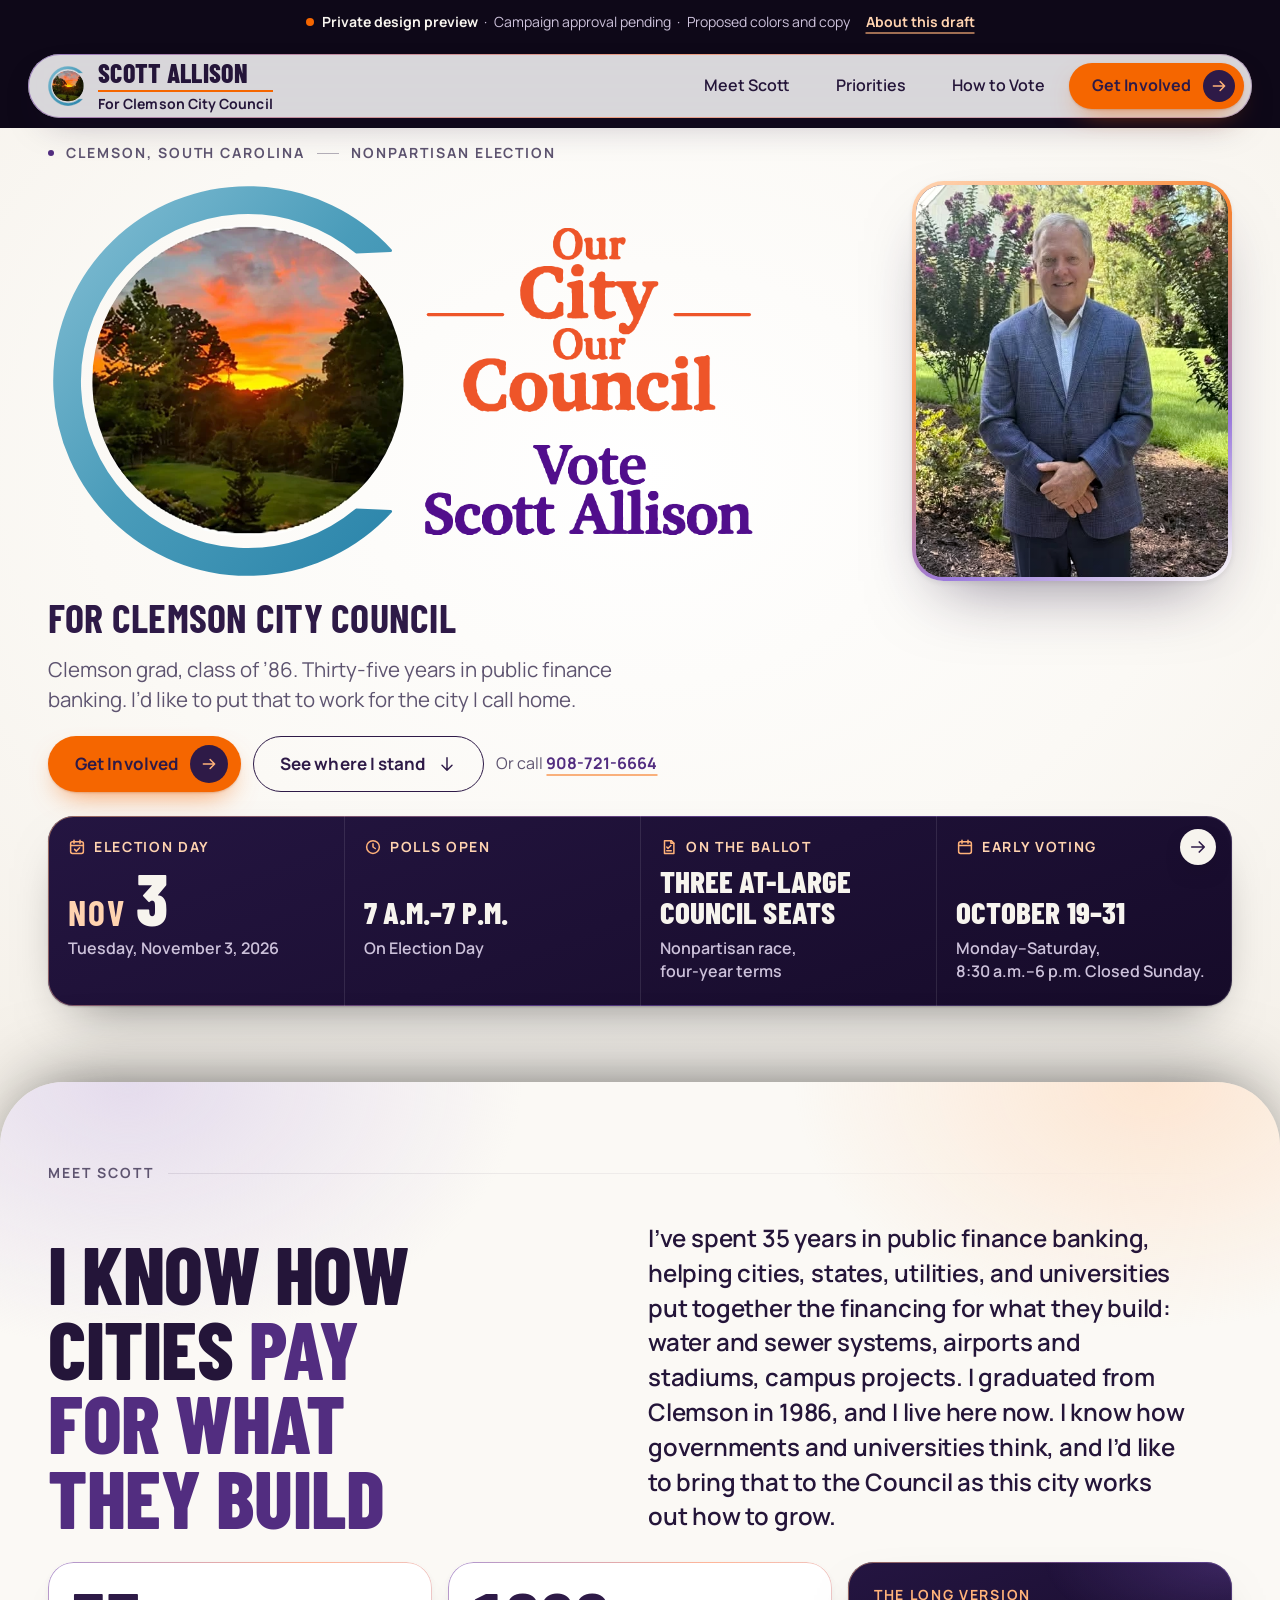
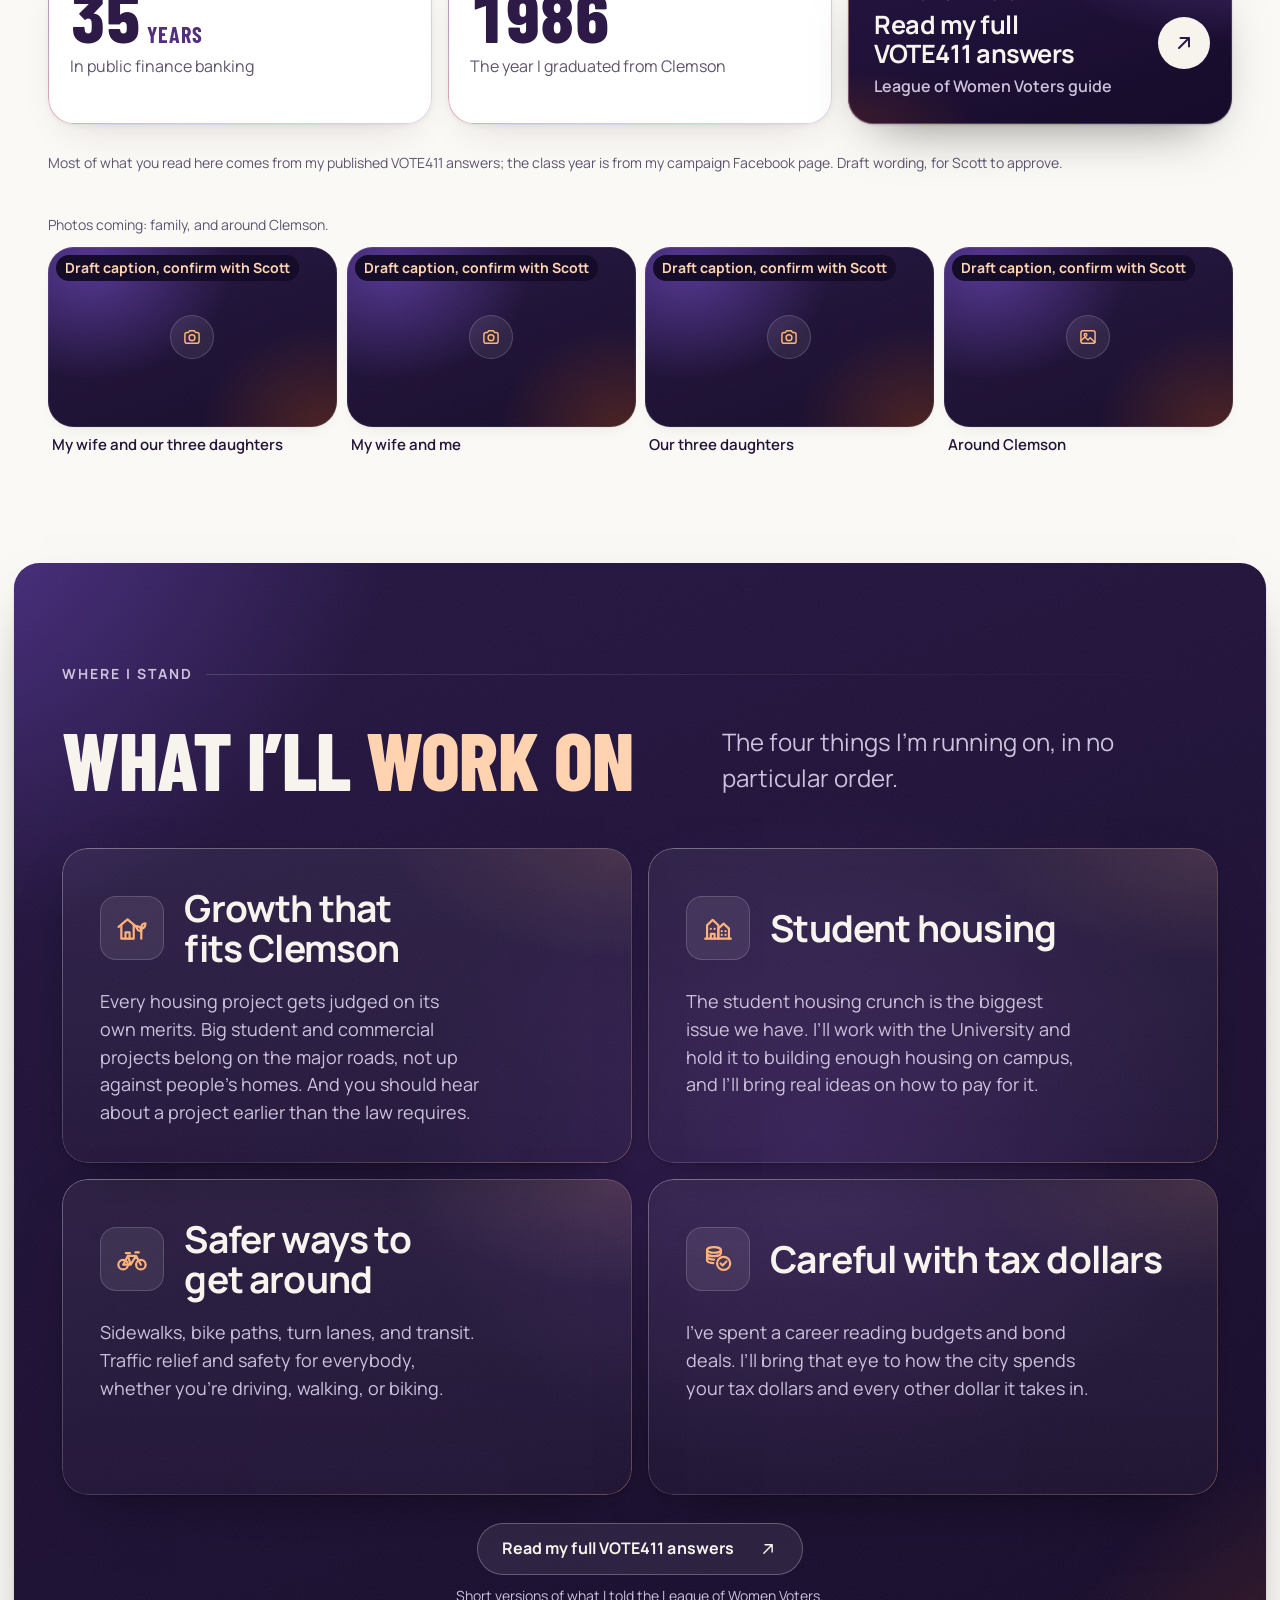
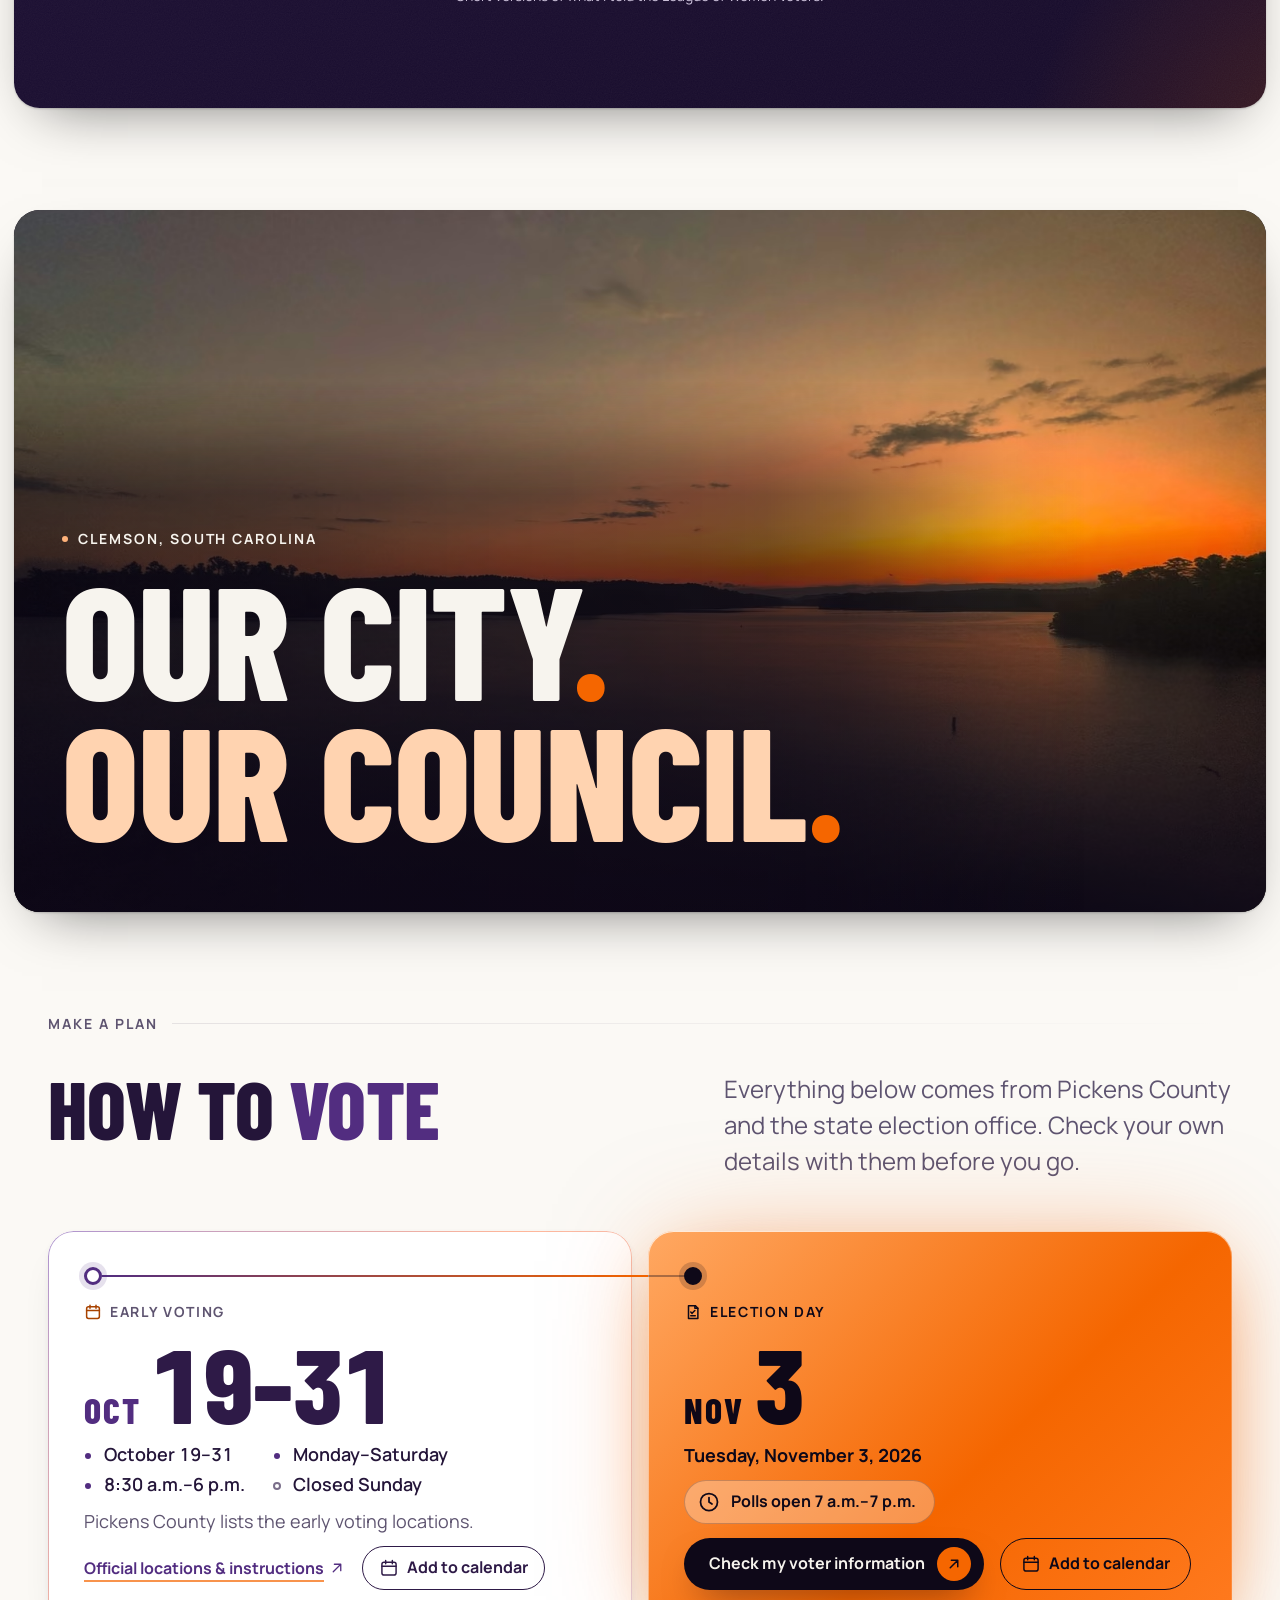
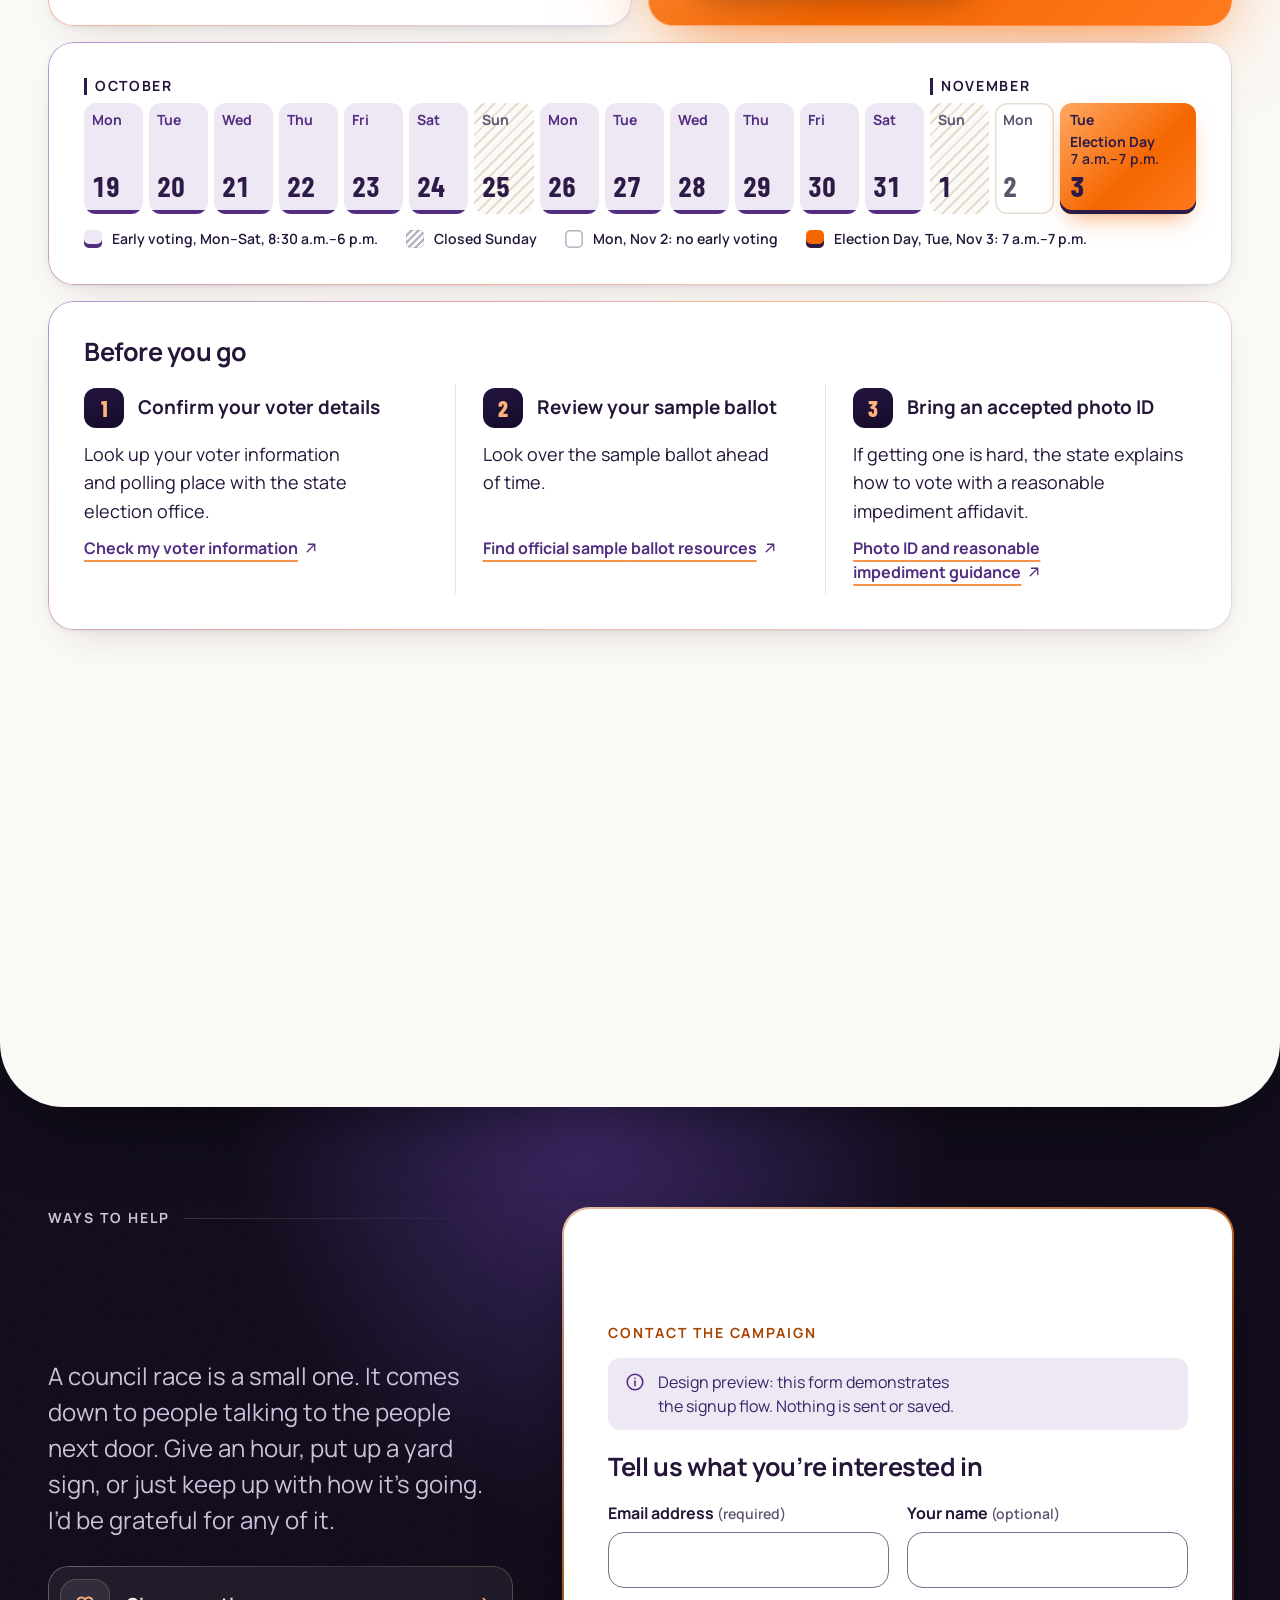
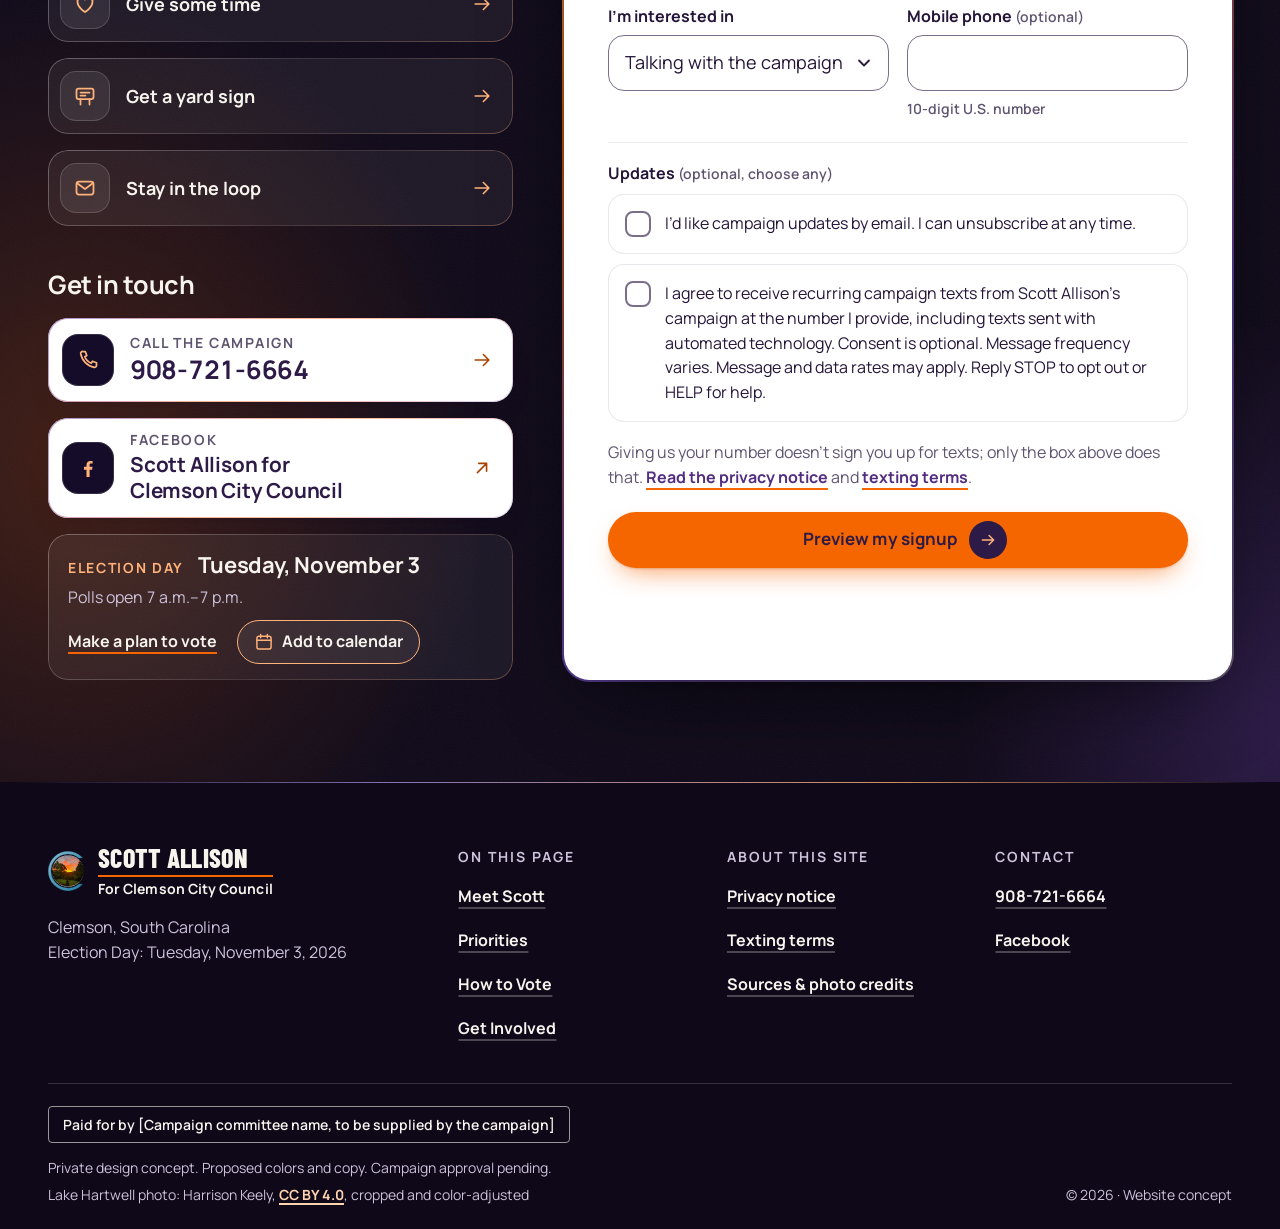
<file: index.html>
<!doctype html>
<html lang="en">
<head>
  <meta charset="utf-8">
  <meta name="viewport" content="width=device-width, initial-scale=1, viewport-fit=cover">
  <meta name="theme-color" content="#FBF9F5">
  <meta name="color-scheme" content="light">
  <meta name="robots" content="noindex, nofollow">
  <title>Scott Allison for Clemson City Council | Website Concept</title>
  <meta name="description" content="Scott Allison is running for Clemson City Council on November 3, 2026. Where he stands, how to vote, and how to help. Private website concept.">
  <meta property="og:title" content="Scott Allison for Clemson City Council">
  <meta property="og:description" content="Our City. Our Council. See where Scott stands and make a plan to vote on November 3.">
  <meta property="og:type" content="website">
  <meta property="og:url" content="https://scottforclemson.com/">
  <meta property="og:image" content="https://scottforclemson.com/assets/social-share.png">
  <meta property="og:image:width" content="1200">
  <meta property="og:image:height" content="630">
  <link rel="canonical" href="https://scottforclemson.com/">
  <link rel="icon" href="assets/favicon-32.png" sizes="32x32" type="image/png">
  <link rel="icon" href="assets/brand/mark-192.png" sizes="192x192" type="image/png">
  <link rel="apple-touch-icon" href="assets/apple-touch-icon.png">
  <link rel="preload" href="assets/brand/banner.svg" as="image" type="image/svg+xml" media="(min-width: 600px)">
  <link rel="preload" href="assets/brand/banner-stack.svg" as="image" type="image/svg+xml" media="(max-width: 599.98px)">
  <link rel="preload" href="assets/barlow-condensed-800.woff2" as="font" type="font/woff2" crossorigin>
  <link rel="preload" href="assets/manrope-400.woff2" as="font" type="font/woff2" crossorigin>
  <link rel="preload" href="assets/barlow-condensed-700.woff2" as="font" type="font/woff2" crossorigin>
  <link rel="preload" href="assets/manrope-700.woff2" as="font" type="font/woff2" crossorigin>
  <link rel="stylesheet" href="styles.css">
  <script>document.documentElement.classList.add('js');</script>
  <script src="config.js" defer></script>
  <script src="app.js" defer></script>
</head>
<body>
  <a class="skip-link" href="#main">Skip to content</a>

  <svg class="sprite" aria-hidden="true" focusable="false" xmlns="http://www.w3.org/2000/svg">
    <symbol id="i-arrow-ur" viewBox="0 0 24 24"><path d="M7 17 17 7M8.5 7H17v8.5"/></symbol>
    <symbol id="i-arrow-r" viewBox="0 0 24 24"><path d="M4.5 12h15M13.5 6l6 6-6 6"/></symbol>
    <symbol id="i-arrow-d" viewBox="0 0 24 24"><path d="M12 4.5v15M6 13.5l6 6 6-6"/></symbol>
    <symbol id="i-clock" viewBox="0 0 24 24"><circle cx="12" cy="12" r="8.5"/><path d="M12 7.5V12l3 2"/></symbol>
    <symbol id="i-calendar" viewBox="0 0 24 24"><rect x="3.5" y="5" width="17" height="15.5" rx="2.5"/><path d="M3.5 10h17M8 3v4M16 3v4"/></symbol>
    <symbol id="i-calendar-check" viewBox="0 0 24 24"><rect x="3.5" y="5" width="17" height="15.5" rx="2.5"/><path d="M3.5 10h17M8 3v4M16 3v4"/><path d="m8.8 15.2 2.3 2.3 4.4-4.4"/></symbol>
    <symbol id="i-phone" viewBox="0 0 24 24"><path d="M6.7 3.5h2.6l1.5 4-2 1.3a11 11 0 0 0 6.4 6.4l1.3-2 4 1.5v2.6a2 2 0 0 1-2.2 2A16.6 16.6 0 0 1 4.7 5.7a2 2 0 0 1 2-2.2Z"/></symbol>
    <symbol id="i-id" viewBox="0 0 24 24"><rect x="3" y="5.5" width="18" height="13" rx="2.5"/><circle cx="8.5" cy="11" r="2"/><path d="M5.5 15.5c.6-1.4 1.7-2 3-2s2.4.6 3 2M14 10h4M14 13h3"/></symbol>
    <symbol id="i-ballot" viewBox="0 0 24 24"><path d="M6 3.5h9l3.5 3.5v13.5H6Z"/><path d="M14.5 3.5V7h4"/><path d="m9 12 1.8 1.8L14.5 10M9 17h6"/></symbol>
    <symbol id="i-person" viewBox="0 0 24 24"><circle cx="12" cy="8" r="3.5"/><path d="M5 20c.8-3.6 3.6-5.5 7-5.5s6.2 1.9 7 5.5"/></symbol>
    <symbol id="i-check" viewBox="0 0 24 24"><path d="m5 12.5 4.5 4.5L19 7.5"/></symbol>
    <symbol id="i-info" viewBox="0 0 24 24"><circle cx="12" cy="12" r="8.5"/><path d="M12 11v5M12 8h.01"/></symbol>
    <symbol id="i-growth" viewBox="0 0 24 24"><path d="M1.27 11.15 8.42 5.1l7.15 6.05"/><path d="M3.47 9.5v11h9.9V9.5"/><path d="M6.77 20.5v-4.95h3.3V20.5"/><path d="M19.43 20.5v-7.7"/><path d="M19.43 14.45c-2.53 0-3.96-1.54-3.96-3.96 2.53 0 3.96 1.43 3.96 3.96ZM19.43 12.36c0-2.64 1.32-4.18 3.3-4.18 0 2.42-1.21 4.18-3.3 4.18Z"/></symbol>
    <symbol id="i-housing" viewBox="0 0 24 24"><path d="M1.75 20.5h20.5"/><path d="M3.25 20.5V9.75L7.75 5.5l4.5 4.25V20.5"/><path d="M12.25 20.5v-8l4.25-4 4.25 4v8"/><path d="M6.25 20.5v-3.75h3v3.75"/><path d="M6.25 12.75h.01M9.25 12.75h.01M15 14.5h.01M18 14.5h.01M15 17.5h.01M18 17.5h.01"/></symbol>
    <symbol id="i-bike" viewBox="0 0 24 24"><circle cx="4.91" cy="16.55" r="3.82"/><circle cx="19.09" cy="16.55" r="3.82"/><path d="M4.91 16.55h6l4.36-7.09M8.73 9.46 10.91 16.55M4.91 16.55 8.73 9.46h6.54l3.82 7.09M7.09 7.28h3.27M14.73 6.74h2.73"/></symbol>
    <symbol id="i-ledger" viewBox="0 0 24 24"><ellipse cx="8.75" cy="4.75" rx="5.5" ry="2.25"/><path d="M14.25 4.75V7.5a5.5 2.25 0 0 1-11 0"/><path d="M3.25 4.75V13"/><path d="M3.25 10.25a5.5 2.25 0 0 0 5.75 2.25"/><path d="M3.25 13a5.5 2.25 0 0 0 5 2.24"/><circle cx="16.5" cy="15.5" r="5.25"/><path d="m14.1 15.6 1.6 1.6 3.1-3.3"/></symbol>
    <symbol id="i-heart" viewBox="0 0 24 24"><path d="M12 20s-7.5-4.4-7.5-10A4 4 0 0 1 12 7.6 4 4 0 0 1 19.5 10C19.5 15.6 12 20 12 20Z"/></symbol>
    <symbol id="i-sign" viewBox="0 0 24 24"><rect x="3.5" y="4.5" width="17" height="10.5" rx="2"/><path d="M7.5 15v5.5M16.5 15v5.5M7.5 8.5h9M7.5 11.5h5"/></symbol>
    <symbol id="i-mail" viewBox="0 0 24 24"><rect x="3.5" y="5.5" width="17" height="13" rx="2.5"/><path d="m4.5 7.5 7.5 5.5 7.5-5.5"/></symbol>
    <symbol id="i-camera" viewBox="0 0 24 24"><path d="M3.5 9a2.5 2.5 0 0 1 2.5-2.5h1.8L9.3 4.5h5.4l1.5 2H18A2.5 2.5 0 0 1 20.5 9v8a2.5 2.5 0 0 1-2.5 2.5H6A2.5 2.5 0 0 1 3.5 17Z"/><circle cx="12" cy="12.75" r="3.5"/></symbol>
    <symbol id="i-image" viewBox="0 0 24 24"><rect x="3.5" y="4.5" width="17" height="15" rx="2.5"/><circle cx="9" cy="9.5" r="1.6"/><path d="m3.5 16.5 4.8-4.6 3.7 3.6 2.6-2.5 5.9 5.5"/></symbol>
    <symbol id="i-fb" viewBox="0 0 24 24"><path style="fill:currentColor;stroke:none" d="M13.6 21v-7.3h2.5l.4-2.9h-2.9V9c0-.8.3-1.4 1.4-1.4h1.6V5a20 20 0 0 0-2.3-.1c-2.3 0-3.8 1.4-3.8 3.9v2H8v2.9h2.5V21Z"/></symbol>
  </svg>

  <aside class="preview-note preview-only" aria-label="Preview status">
    <div class="wrap preview-note__inner">
      <p><span class="preview-note__dot" aria-hidden="true"></span><strong>Private design preview</strong><span class="preview-note__more"><span class="preview-note__sep" aria-hidden="true"> · </span>Campaign approval pending<span class="preview-note__extra"><span class="preview-note__sep" aria-hidden="true"> · </span>Proposed colors and copy</span></span></p>
      <a href="sources.html">About this draft</a>
    </div>
  </aside>

  <!-- One glass pill. app.js sets data-surface to "dark" or "light" from the surface under the pill;
       it starts light (the cover is the light ground) and without JS it stays the light pill, which reads on
       both the cream canvas and the dark ground. -->
  <header class="site-header" data-header data-surface="light">
    <div class="site-header__bar">
      <a class="wordmark" href="#home" aria-label="Scott Allison for Clemson City Council, back to top">
        <img class="wordmark__mark" src="assets/brand/mark.svg" alt="" width="40" height="40" decoding="async">
        <span class="wordmark__text">
          <span class="wordmark__name">Scott Allison</span>
          <span class="wordmark__office">For Clemson City Council</span>
        </span>
      </a>
      <a class="button button--orange header-cta" href="#join">Get Involved <span class="button__chip" aria-hidden="true"><svg class="icon"><use href="#i-arrow-r"/></svg></span></a>
      <button class="menu-toggle" type="button" aria-expanded="false" aria-controls="nav"><span class="menu-toggle__label">Menu</span><span class="menu-toggle__icon" aria-hidden="true"><span></span><span></span></span></button>
      <nav id="nav" class="site-nav" aria-label="Main navigation">
        <div class="site-nav__rail">
          <span class="site-nav__pill" aria-hidden="true"></span>
          <ul class="site-nav__list">
            <li><a class="site-nav__link" href="#meet">Meet Scott</a></li>
            <li><a class="site-nav__link" href="#priorities">Priorities</a></li>
            <li><a class="site-nav__link" href="#vote">How to Vote</a></li>
          </ul>
        </div>
        <a class="button button--orange site-nav__cta" href="#join"><span class="site-nav__cta-label">Get Involved</span> <span class="button__chip" aria-hidden="true"><svg class="icon"><use href="#i-arrow-r"/></svg></span></a>
        <p class="site-nav__aside">Rather talk? <a href="tel:+19087216664">Call 908-721-6664</a></p>
      </nav>
    </div>
  </header>

  <main id="main">

    <!-- Cover: the campaign sign on a light ground. The banner (the blue C around the sunset photo, "Our City
         Our Council", "Vote Scott Allison") is the h1: one image from 600px, the stacked cut (mark over slogan)
         on phones. The office line, the "why Scott" lede and the actions follow it. From 1000px the ring-framed
         portrait stands at the right of the sign, as tall as it, and the four facts are one dark instrument bar;
         on tablets the portrait sits in the fact bento beside Election Day (the two wrappers become
         display: contents); on phones the date line under the sign carries Election Day and the polls, the
         portrait runs full width and only the early-voting tile follows it. -->
    <section class="cover" id="home" aria-labelledby="hero-title" data-surface="light">
      <div class="wrap">
        <div class="cover__grid">
          <div class="cover__top">
            <div class="cover__copy">
              <p class="eyebrow cover__eyebrow"><span class="eyebrow__dot" aria-hidden="true"></span><span class="cover__place">Clemson, South Carolina</span><span class="eyebrow__sep cover__place" aria-hidden="true"></span><span>Nonpartisan election</span></p>
              <h1 class="hero__title" id="hero-title">
                <span class="sign"><picture>
                  <source media="(max-width: 599.98px)" srcset="assets/brand/banner-stack.svg" width="700" height="998">
                  <img class="sign__img" src="assets/brand/banner.svg" width="1099" height="619" alt="Our City. Our Council. Vote Scott Allison." fetchpriority="high" decoding="async">
                </picture></span>
                <span class="hero__office">For Clemson City Council</span>
              </h1>
              <p class="cover__when"><span class="cover__when-dot" aria-hidden="true"></span><span><strong>Election Day: Tuesday, <span class="nowrap">November 3, 2026</span></strong><span class="cover__when-hours">Polls open <span class="nowrap">7 a.m.–7 p.m.</span></span></span></p>
              <p class="hero__lede">Clemson grad, class of ’86. <span class="nowrap">Thirty-five</span> years in public finance banking. I’d like to put that to work for the city I call home.</p>
              <div class="hero__actions">
                <a class="button button--orange button--lg" href="#join">Get Involved <span class="button__chip" aria-hidden="true"><svg class="icon"><use href="#i-arrow-r"/></svg></span></a>
                <a class="button button--outline button--lg" href="#priorities"><span class="hero__btn-full">See where I stand</span><span class="hero__btn-short" aria-hidden="true">Where I stand</span> <svg class="icon" aria-hidden="true"><use href="#i-arrow-d"/></svg></a>
                <p class="hero__call">Or call <a href="tel:+19087216664">908-721-6664</a></p>
              </div>
            </div>

            <figure class="portrait cover__portrait">
              <div class="portrait__ring">
                <div class="portrait__frame">
                  <picture>
                    <source type="image/avif" srcset="assets/campaign-facebook-profile-480.avif 480w, assets/campaign-facebook-profile-720.avif 720w, assets/campaign-facebook-profile-960.avif 960w" sizes="(min-width: 1000px) 400px, (min-width: 600px) 40vw, calc(100vw - 32px)">
                    <img src="assets/campaign-facebook-profile.jpg" srcset="assets/campaign-facebook-profile.jpg 480w, assets/campaign-facebook-profile-720.jpg 720w, assets/campaign-facebook-profile-960.jpg 960w" sizes="(min-width: 1000px) 400px, (min-width: 600px) 40vw, calc(100vw - 32px)" alt="Scott Allison, candidate for Clemson City Council, standing outdoors in a blue sport coat" width="480" height="640" decoding="async">
                  </picture>
                </div>
              </div>
            </figure>
          </div>

          <div class="bento cover__facts">
            <div class="tile tile--night fact fact--day">
              <p class="tile__eyebrow"><svg class="icon" aria-hidden="true"><use href="#i-calendar-check"/></svg>Election Day</p>
              <p class="fact__numeral" aria-hidden="true"><span class="fact__month">Nov</span><span class="fact__dayno">3</span></p>
              <p class="tile__value">Tuesday, <span class="nowrap">November 3, 2026</span></p>
            </div>

            <div class="tile tile--night fact fact--polls">
              <p class="tile__eyebrow"><svg class="icon" aria-hidden="true"><use href="#i-clock"/></svg>Polls open</p>
              <p class="tile__big"><span class="nowrap">7 a.m.</span>–<span class="nowrap">7 p.m.</span></p>
              <p class="tile__sub">On Election Day</p>
            </div>

            <div class="tile tile--night fact fact--ballot">
              <p class="tile__eyebrow"><svg class="icon" aria-hidden="true"><use href="#i-ballot"/></svg>On the ballot</p>
              <p class="tile__big">Three <span class="nowrap">at-large</span> council seats</p>
              <p class="tile__sub">Nonpartisan race, <span class="nowrap">four-year</span> terms</p>
            </div>

            <a class="tile tile--night fact fact--early" href="#vote">
              <span class="tile__eyebrow"><svg class="icon" aria-hidden="true"><use href="#i-calendar"/></svg>Early voting</span>
              <span class="tile__big">October <span class="nowrap">19–31</span></span>
              <span class="tile__sub">Monday–Saturday, <span class="nowrap">8:30 a.m.–6 p.m.</span> <span class="nowrap">Closed Sunday.</span></span>
              <span class="fact__cta"><span class="fact__cta-text">Make a plan to vote</span><span class="fact__cta-chip" aria-hidden="true"><svg class="icon"><use href="#i-arrow-r"/></svg></span></span>
            </a>
          </div>
        </div>
      </div>
    </section>

    <!-- The cream canvas: a sheet rising out of the dark cover and curving back into the dark Get Involved ground -->
    <div class="canvas" data-surface="light">

      <!-- Meet Scott -->
      <section class="section meet" id="meet" aria-labelledby="meet-title">
        <div class="wrap">
          <p class="section-label"><span class="section-label__text">Meet Scott</span></p>
          <div class="meet__grid">
            <div class="meet__intro">
              <h2 class="h2" id="meet-title" data-reveal>I know how cities <span class="h2__accent">pay for what they build</span></h2>
              <p class="meet__bio" data-reveal>I’ve spent 35 years in public finance banking, helping cities, states, utilities, and universities put together the financing for what they build: water and sewer systems, airports and stadiums, campus projects. I graduated from Clemson in 1986, and I live here now. I know how governments and universities think, and I’d like to bring that to the Council as this city works out how to grow.</p>
              <ul class="stats" data-reveal>
                <li class="stat tile">
                  <span class="stat__value">35 <span class="stat__unit">years</span></span>
                  <span class="stat__label">In public finance banking</span>
                </li>
                <li class="stat tile">
                  <span class="stat__value">1986</span>
                  <span class="stat__label">The year I graduated from Clemson</span>
                </li>
              </ul>
              <a class="vote411-card tile tile--dark" href="https://onyourballot.vote411.org/m/race-detail.do?id=68907575" target="_blank" rel="noopener noreferrer" data-reveal>
                <span class="vote411-card__text">
                  <span class="vote411-card__kicker">The long version</span>
                  <span class="vote411-card__title">Read my full VOTE411 answers</span>
                  <span class="vote411-card__foot">League of Women Voters guide<span class="sr-only"> (opens in a new tab)</span></span>
                </span>
                <span class="vote411-card__chip" aria-hidden="true"><svg class="icon"><use href="#i-arrow-ur"/></svg></span>
              </a>
              <p class="source-note">Most of what you read here comes from my published VOTE411 answers; the class year is from my campaign Facebook page.<span class="preview-only"> Draft wording, for Scott to approve.</span></p>
            </div>

            <!-- Photo gallery. While no slot holds a photo it is a compact photo shelf: one note line, then four equal
                 16:10 dark frames in a row (a row that scrolls sideways in a narrow column), each with its draft-caption chip and a small
                 camera glyph. To add a photo, drop an <img src="assets/…" width="…" height="…" alt="…" loading="lazy"
                 decoding="async"> into the slot's <figure> (anywhere before the <figcaption>). With the first photo the
                 gallery switches to its photo layout (one lead slot, three smaller; fixed ratios, object-fit: cover), the
                 note hides and Meet Scott returns to its two columns. On the live site (config.preview false, html.is-live)
                 an empty slot is never shown, and an empty gallery not at all. Once Scott confirms the wording, edit the
                 caption and delete the "Draft caption" tag. -->
            <div class="gallery" role="group" aria-label="Photos">
              <p class="gallery__note">Photos coming: family, and around Clemson.</p>
              <div class="gallery__grid">
              <figure class="photo-slot photo-slot--lead" data-slot="family-main" data-reveal>
                <div class="photo-slot__frame">
                  <div class="photo-slot__placeholder">
                    <svg class="icon photo-slot__glyph" aria-hidden="true"><use href="#i-camera"/></svg>
                    <span class="photo-slot__soon">Photo coming soon</span>
                  </div>
                </div>
                <figcaption class="photo-slot__caption"><span class="photo-slot__text">My wife and our three daughters</span> <span class="photo-slot__draft preview-only">Draft caption, confirm with Scott</span></figcaption>
              </figure>
              <figure class="photo-slot" data-slot="family-couple" data-reveal>
                <div class="photo-slot__frame">
                  <div class="photo-slot__placeholder">
                    <svg class="icon photo-slot__glyph" aria-hidden="true"><use href="#i-camera"/></svg>
                    <span class="photo-slot__soon">Photo coming soon</span>
                  </div>
                </div>
                <figcaption class="photo-slot__caption"><span class="photo-slot__text">My wife and me</span> <span class="photo-slot__draft preview-only">Draft caption, confirm with Scott</span></figcaption>
              </figure>
              <figure class="photo-slot" data-slot="family-daughters" data-reveal>
                <div class="photo-slot__frame">
                  <div class="photo-slot__placeholder">
                    <svg class="icon photo-slot__glyph" aria-hidden="true"><use href="#i-camera"/></svg>
                    <span class="photo-slot__soon">Photo coming soon</span>
                  </div>
                </div>
                <figcaption class="photo-slot__caption"><span class="photo-slot__text">Our three daughters</span> <span class="photo-slot__draft preview-only">Draft caption, confirm with Scott</span></figcaption>
              </figure>
              <figure class="photo-slot photo-slot--wide" data-slot="around-clemson" data-reveal>
                <div class="photo-slot__frame">
                  <div class="photo-slot__placeholder">
                    <svg class="icon photo-slot__glyph" aria-hidden="true"><use href="#i-image"/></svg>
                    <span class="photo-slot__soon">Photo coming soon</span>
                  </div>
                </div>
                <figcaption class="photo-slot__caption"><span class="photo-slot__text">Around Clemson</span> <span class="photo-slot__draft preview-only">Draft caption, confirm with Scott</span></figcaption>
              </figure>
              </div>
            </div>
          </div>
        </div>
      </section>

      <!-- Priorities: four identical dark-glass pillars on the deep-indigo panel, a 2x2 matrix from 375px (scaled with
           the reader's text size) whose rows line up across each pair; one column below that. No numbers, no order, no
           per-pillar links: one shared VOTE411 link under the four. -->
      <section class="section-panel priorities" id="priorities" aria-labelledby="priorities-title" data-surface="dark">
        <div class="aurora aurora--panel" aria-hidden="true"><span class="aurora__a"></span><span class="aurora__b"></span><span class="aurora__grain"></span></div>
        <div class="wrap">
          <p class="section-label section-label--on-dark"><span class="section-label__text">Where I stand</span></p>
          <div class="section-intro" data-reveal>
            <h2 class="h2" id="priorities-title">What I’ll <span class="h2__accent">work on</span></h2>
            <p class="section-intro__lede">The four things I’m running on, in no particular order.</p>
          </div>
          <ul class="pillars">
            <li class="pillar" data-reveal>
              <span class="pillar__glow" aria-hidden="true"></span>
              <span class="pillar__icon" aria-hidden="true"><svg class="icon"><use href="#i-growth"/></svg></span>
              <h3 class="pillar__title">Growth that fits Clemson</h3>
              <p class="pillar__text">Every housing project gets judged on its own merits. Big student and commercial projects belong on the major roads, not up against people’s homes. And you should hear about a project earlier than the law <span class="nowrap">requires.</span></p>
            </li>
            <li class="pillar" data-reveal>
              <span class="pillar__glow" aria-hidden="true"></span>
              <span class="pillar__icon" aria-hidden="true"><svg class="icon"><use href="#i-housing"/></svg></span>
              <h3 class="pillar__title">Student housing</h3>
              <p class="pillar__text">The student housing crunch is the biggest issue we have. I’ll work with the University and hold it to building enough housing on campus, and I’ll bring real ideas on how to <span class="nowrap">pay for it.</span></p>
            </li>
            <li class="pillar" data-reveal>
              <span class="pillar__glow" aria-hidden="true"></span>
              <span class="pillar__icon" aria-hidden="true"><svg class="icon"><use href="#i-bike"/></svg></span>
              <h3 class="pillar__title">Safer ways to get around</h3>
              <p class="pillar__text">Sidewalks, bike paths, turn lanes, and transit. Traffic relief and safety for everybody, whether you’re driving, walking, or <span class="nowrap">biking.</span></p>
            </li>
            <li class="pillar" data-reveal>
              <span class="pillar__glow" aria-hidden="true"></span>
              <span class="pillar__icon" aria-hidden="true"><svg class="icon"><use href="#i-ledger"/></svg></span>
              <h3 class="pillar__title">Careful with tax dollars</h3>
              <p class="pillar__text">I’ve spent a career reading budgets and bond deals. I’ll bring that eye to how the city spends your tax dollars and every other dollar it <span class="nowrap">takes in.</span></p>
            </li>
          </ul>
          <div class="pillars__more" data-reveal>
            <a class="button button--glass pillars__link" href="https://onyourballot.vote411.org/m/race-detail.do?id=68907575" target="_blank" rel="noopener noreferrer">Read my full VOTE411 answers<span class="sr-only"> (opens in a new tab)</span> <svg class="icon" aria-hidden="true"><use href="#i-arrow-ur"/></svg></a>
            <p class="pillars__note">Short versions of what I told the League of Women Voters.</p>
          </div>
        </div>
      </section>

      <!-- Our City. Our Council. The site's one cinematic moment: the Lake Hartwell sunset fills a rounded band the width
           of the canvas (a dark surface, so the header pill turns dark over it) and the line sits on dark scrims at its foot.
           The CC BY credit for the photo lives in the footer and on the sources page, not on the band.
           sizes follows the painted cover width: on phones and tablets the band is taller than the photo's ratio, and on
           portrait screens the picture is drawn 20% taller than the band (a zoom toward the glow). -->
      <section class="motto" aria-label="Our City. Our Council.">
        <div class="motto__band" data-surface="dark">
          <picture class="motto__media">
            <source type="image/avif" srcset="assets/lake-hartwell-960.avif 960w, assets/lake-hartwell-1600.avif 1600w, assets/lake-hartwell-2400.avif 2400w" sizes="(max-width: 599.98px) 960px, (max-width: 1099.98px) 1300px, calc(100vw - 32px)">
            <source type="image/webp" srcset="assets/lake-hartwell-960.webp 960w, assets/lake-hartwell-1600.webp 1600w, assets/lake-hartwell-2400.webp 2400w" sizes="(max-width: 599.98px) 960px, (max-width: 1099.98px) 1300px, calc(100vw - 32px)">
            <img src="assets/lake-hartwell-1600.jpg" srcset="assets/lake-hartwell-960.jpg 960w, assets/lake-hartwell-1600.jpg 1600w, assets/lake-hartwell-2400.jpg 2400w" sizes="(max-width: 599.98px) 960px, (max-width: 1099.98px) 1300px, calc(100vw - 32px)" alt="Lake Hartwell in Clemson, South Carolina: an orange sky above a dark treeline and still water." width="1600" height="1014" loading="lazy" decoding="async">
          </picture>
          <div class="wrap motto__text" data-reveal>
            <p class="eyebrow eyebrow--on-dark"><span class="eyebrow__dot" aria-hidden="true"></span><span>Clemson, South Carolina</span></p>
            <p class="motto__line"><span>Our City<span class="motto__stop">.</span></span> <span>Our Council<span class="motto__stop">.</span></span></p>
          </div>
        </div>
      </section>

      <!-- Voting information: a bento of tiles, the orange Election Day card as the focal object -->
      <section class="section vote" id="vote" aria-labelledby="vote-title">
        <div class="wrap">
          <p class="section-label"><span class="section-label__text">Make a plan</span></p>
          <div class="section-intro" data-reveal>
            <h2 class="h2" id="vote-title">How to <span class="h2__accent">vote</span></h2>
            <p class="section-intro__lede">Everything below comes from Pickens County and the state election office. Check your own details with them before you go.</p>
          </div>

          <div class="bento vote__bento">
            <article class="tile vote__early" data-reveal>
              <span class="vote__node" aria-hidden="true"></span>
              <h3 class="tile__eyebrow vote__title"><svg class="icon" aria-hidden="true"><use href="#i-calendar"/></svg>Early voting</h3>
              <p class="vote__when" aria-hidden="true"><span class="vote__month">Oct</span> <span class="vote__days">19–31</span></p>
              <ul class="vote__facts">
                <li>October 19–31</li>
                <li>Monday–Saturday</li>
                <li>8:30 a.m.–6 p.m.</li>
                <li class="is-closed">Closed Sunday</li>
              </ul>
              <p class="vote__note">Pickens County lists the early voting locations.</p>
              <div class="vote__actions">
                <p class="link-line"><a class="link-arrow" href="https://pickensscelections.gov/" target="_blank" rel="noopener noreferrer">Official <span class="nowrap">locations &amp;</span> <span class="nowrap">instructions<span class="sr-only"> (opens in a new tab)</span><svg class="icon" aria-hidden="true"><use href="#i-arrow-ur"/></svg></span></a></p>
                <a class="cal-link" href="assets/early-voting-2026.ics" download><svg class="icon" aria-hidden="true"><use href="#i-calendar"/></svg>Add to calendar<span class="sr-only">: early voting</span></a>
              </div>
            </article>

            <article class="tile tile--sun vote__day" data-reveal>
              <span class="vote__node" aria-hidden="true"></span>
              <h3 class="tile__eyebrow vote__title"><svg class="icon" aria-hidden="true"><use href="#i-ballot"/></svg>Election Day</h3>
              <p class="vote__when" aria-hidden="true"><span class="vote__month">Nov</span> <span class="vote__days">3</span></p>
              <div class="vote__info">
                <p class="vote__detail">Tuesday, <span class="nowrap">November 3, 2026</span></p>
                <p class="vote__hours"><svg class="icon" aria-hidden="true"><use href="#i-clock"/></svg><span>Polls open <span class="nowrap">7 a.m.–7 p.m.</span></span></p>
              </div>
              <div class="vote__actions">
                <a class="button button--dark vote__cta" href="https://vrems.scvotes.sc.gov/Voter/Login" target="_blank" rel="noopener noreferrer"><span class="button__label">Check my voter information<span class="sr-only"> (opens in a new tab)</span></span> <span class="button__chip" aria-hidden="true"><svg class="icon"><use href="#i-arrow-ur"/></svg></span></a>
                <a class="cal-link" href="assets/election-day-2026.ics" download><svg class="icon" aria-hidden="true"><use href="#i-calendar"/></svg>Add to calendar<span class="sr-only">: Election Day</span></a>
              </div>
            </article>

            <!-- Visual summary of the dates above: one image to assistive technology, named with the same facts -->
            <div class="tile calendar vote__calendar" role="img" aria-label="Calendar: early voting October 19–31, Monday–Saturday, 8:30 a.m.–6 p.m., closed Sunday; Election Day Tuesday, November 3, 2026, 7 a.m.–7 p.m." data-reveal>
              <div class="calendar__head">
                <p class="calendar__title"><span class="nowrap">October 19</span> – <span class="nowrap">November 3, 2026</span></p>
                <p class="calendar__note">Early voting and Election Day at a glance</p>
              </div>
              <div class="calendar__months"><span class="calendar__month calendar__month--oct">October</span> <span class="calendar__month calendar__month--nov">November</span></div>
              <div class="calendar__dows"><span>Mo</span> <span>Tu</span> <span>We</span> <span>Th</span> <span>Fr</span> <span>Sa</span> <span>Su</span></div>
              <div class="calendar__grid">
                <span class="day day--open"><b>Mon</b> <small class="day__month">Oct</small> <i>19</i></span>
                <span class="day day--open"><b>Tue</b> <i>20</i></span>
                <span class="day day--open"><b>Wed</b> <i>21</i></span>
                <span class="day day--open"><b>Thu</b> <i>22</i></span>
                <span class="day day--open"><b>Fri</b> <i>23</i></span>
                <span class="day day--open"><b>Sat</b> <i>24</i></span>
                <span class="day day--closed"><b>Sun</b> <i>25</i></span>
                <span class="day day--open"><b>Mon</b> <i>26</i></span>
                <span class="day day--open"><b>Tue</b> <i>27</i></span>
                <span class="day day--open"><b>Wed</b> <i>28</i></span>
                <span class="day day--open"><b>Thu</b> <i>29</i></span>
                <span class="day day--open"><b>Fri</b> <i>30</i></span>
                <span class="day day--open"><b>Sat</b> <i>31</i></span>
                <span class="day day--closed"><b>Sun</b> <small class="day__month">Nov</small> <i>1</i></span>
                <span class="day day--off"><b>Mon</b> <i>2</i></span>
                <span class="day day--election"><b>Tue</b> <i>3</i> <small class="day__wide">Election Day <span>7&nbsp;a.m.–7&nbsp;p.m.</span></small></span>
              </div>
              <ul class="calendar__legend">
                <li><span class="swatch swatch--open"></span><span>Early voting, Mon–Sat, <span class="nowrap">8:30 a.m.–6 p.m.</span></span></li>
                <li><span class="swatch swatch--closed"></span><span>Closed Sunday</span></li>
                <li><span class="swatch swatch--off"></span><span>Mon, Nov 2: no early voting</span></li>
                <li><span class="swatch swatch--election"></span><span>Election Day, Tue, Nov 3: <span class="nowrap">7 a.m.–7 p.m.</span></span></li>
              </ul>
            </div>

            <article class="tile ballot vote__ballot" data-reveal>
              <h3 class="ballot__title">On the ballot</h3>
              <dl class="spec">
                <div class="spec__item"><dt>Council seats</dt><dd>Three</dd></div>
                <div class="spec__item"><dt>Race</dt><dd>Nonpartisan</dd></div>
                <div class="spec__item"><dt>Elected</dt><dd>At large</dd></div>
                <div class="spec__item"><dt>Term</dt><dd>Four years</dd></div>
              </dl>
            </article>

            <article class="tile steps vote__steps" data-reveal>
              <h3 class="steps__title">Before you go</h3>
              <ol class="steps__list">
                <li class="step">
                  <span class="step__num" aria-hidden="true">1</span>
                  <h4 class="step__title">Confirm your voter details</h4>
                  <p>Look up your voter information and polling place with the state election office.</p>
                  <p class="link-line"><a class="link-arrow" href="https://vrems.scvotes.sc.gov/Voter/Login" target="_blank" rel="noopener noreferrer"><span class="nowrap">Check my voter</span> <span class="nowrap">information<span class="sr-only"> (opens in a new tab)</span><svg class="icon" aria-hidden="true"><use href="#i-arrow-ur"/></svg></span></a></p>
                </li>
                <li class="step">
                  <span class="step__num" aria-hidden="true">2</span>
                  <h4 class="step__title">Review your sample ballot</h4>
                  <p>Look over the sample ballot ahead of time.</p>
                  <p class="link-line"><a class="link-arrow" href="https://pickensscelections.gov/2020/06/17/accessing-sample-ballots/" target="_blank" rel="noopener noreferrer"><span class="nowrap">Find official sample</span> <span class="nowrap">ballot resources<span class="sr-only"> (opens in a new tab)</span><svg class="icon" aria-hidden="true"><use href="#i-arrow-ur"/></svg></span></a></p>
                </li>
                <li class="step">
                  <span class="step__num" aria-hidden="true">3</span>
                  <h4 class="step__title">Bring an accepted photo ID</h4>
                  <p>If getting one is hard, the state explains how to vote with a reasonable impediment affidavit.</p>
                  <p class="link-line"><a class="link-arrow" href="https://scvotes.gov/voters/photo-id-requirements/" target="_blank" rel="noopener noreferrer">Photo ID and reasonable <span class="nowrap">impediment guidance<span class="sr-only"> (opens in a new tab)</span><svg class="icon" aria-hidden="true"><use href="#i-arrow-ur"/></svg></span></a></p>
                </li>
              </ol>
            </article>

            <aside class="tile questions vote__questions" aria-labelledby="questions-title" data-reveal>
              <span class="icon-chip icon-chip--dark" aria-hidden="true"><svg class="icon"><use href="#i-phone"/></svg></span>
              <h3 class="questions__title" id="questions-title">Voting questions?</h3>
              <p>The Pickens County elections office has the final word on dates, locations, and ballots.</p>
              <div class="questions__actions">
                <a class="questions__phone" href="tel:+18648985948"><svg class="icon" aria-hidden="true"><use href="#i-phone"/></svg><span class="questions__phone-text"><span class="questions__phone-label">Call Pickens County:</span> <span class="questions__phone-num nowrap">864-898-5948</span></span></a>
                <a class="link-arrow" href="https://pickensscelections.gov/" target="_blank" rel="noopener noreferrer">Pickens County <span class="nowrap">elections<span class="sr-only"> (opens in a new tab)</span><svg class="icon" aria-hidden="true"><use href="#i-arrow-ur"/></svg></span></a>
              </div>
              <p class="stamp"><svg class="icon stamp__icon" aria-hidden="true"><use href="#i-check"/></svg><span><strong>Dates checked <span class="nowrap">October 10, 2026</span></strong> against Pickens County election information</span></p>
            </aside>
          </div>
        </div>
      </section>
    </div>

    <!-- Get involved: the dark ground again, the white form tile as the hero -->
    <section class="section join" id="join" aria-labelledby="join-title" data-surface="dark">
      <div class="wrap join__grid">
        <div class="join__copy">
          <p class="section-label section-label--on-dark"><span class="section-label__text">Ways to help</span></p>
          <h2 class="h2" id="join-title" data-reveal>Get <span class="h2__accent">involved</span></h2>
          <p class="join__intro" data-reveal>A council race is a small one. It comes down to people talking to the people next door. Give an hour, put up a yard sign, or just keep up with how it’s going. I’d be grateful for any of it.</p>
          <ul class="ways" data-reveal>
            <li><a class="way tile tile--glass" href="#signup-form" data-interest="volunteer"><span class="way__icon" aria-hidden="true"><svg class="icon"><use href="#i-heart"/></svg></span><span class="way__label">Give some time</span><svg class="icon way__arrow" aria-hidden="true"><use href="#i-arrow-r"/></svg></a></li>
            <li><a class="way tile tile--glass" href="#signup-form" data-interest="yard-sign"><span class="way__icon" aria-hidden="true"><svg class="icon"><use href="#i-sign"/></svg></span><span class="way__label">Get a yard sign</span><svg class="icon way__arrow" aria-hidden="true"><use href="#i-arrow-r"/></svg></a></li>
            <li><a class="way tile tile--glass" href="#signup-form" data-interest="updates"><span class="way__icon" aria-hidden="true"><svg class="icon"><use href="#i-mail"/></svg></span><span class="way__label">Stay in the loop</span><svg class="icon way__arrow" aria-hidden="true"><use href="#i-arrow-r"/></svg></a></li>
          </ul>
        </div>

        <div class="form-card" data-reveal>
          <p class="form-card__kicker"><span aria-hidden="true"></span>Contact the campaign</p>
          <form id="signup-form" method="post" novalidate>
            <p class="form-alert preview-only"><svg class="icon" aria-hidden="true"><use href="#i-info"/></svg><span>Design preview: this form demonstrates the signup flow. Nothing is sent or saved.</span></p>
            <fieldset disabled>
              <legend>Tell us what you’re interested in</legend>
              <div class="form-grid">
                <div class="field">
                  <label for="email">Email address <span class="field__hint">(required)</span></label>
                  <input id="email" name="email" type="email" inputmode="email" autocomplete="email" autocapitalize="off" spellcheck="false" enterkeyhint="next" required maxlength="254" aria-describedby="form-error">
                </div>
                <div class="field">
                  <label for="name">Your name <span class="field__hint">(optional)</span></label>
                  <input id="name" name="name" type="text" autocomplete="name" autocapitalize="words" enterkeyhint="next" maxlength="100">
                </div>
                <div class="field">
                  <label for="interest">I’m interested in</label>
                  <select id="interest" name="interest">
                    <option value="contact">Talking with the campaign</option>
                    <option value="updates">Campaign updates</option>
                    <option value="volunteer">Volunteering</option>
                    <option value="yard-sign">A yard sign</option>
                  </select>
                </div>
                <div class="field">
                  <label for="phone">Mobile phone <span class="field__hint">(optional)</span></label>
                  <input id="phone" name="phone" type="tel" inputmode="tel" autocomplete="tel" enterkeyhint="next" maxlength="30" aria-describedby="phone-hint form-error">
                  <p class="field__format" id="phone-hint">10-digit U.S. number</p>
                </div>
              </div>
              <div class="consents" role="group" aria-labelledby="consents-label">
                <p class="consents__label" id="consents-label">Updates <span class="field__hint">(optional, choose any)</span></p>
                <label class="consent"><input type="checkbox" name="email_consent" id="email-consent" aria-describedby="form-error"><span id="email-consent-text">I’d like campaign updates by email. I can unsubscribe at any time.</span></label>
                <label class="consent"><input type="checkbox" name="sms_consent" id="sms-consent" aria-describedby="form-error"><span id="sms-consent-text">I agree to receive recurring campaign texts from Scott Allison’s campaign at the number I provide, including texts sent with automated technology. Consent is optional. Message frequency varies. Message and data rates may apply. Reply STOP to opt out or HELP for help.</span></label>
              </div>
              <p class="form-privacy">Giving us your number doesn’t sign you up for texts; only the box above does that. <a class="nowrap" href="privacy.html">Read the privacy notice</a> and <a class="nowrap" href="terms.html">texting terms</a>.</p>
              <div class="honeypot" aria-hidden="true"><label for="website">Leave this field empty</label><input id="website" name="website" type="text" tabindex="-1" autocomplete="off"></div>
              <p id="form-error" class="form-error" role="alert"></p>
              <button id="submit-button" class="button button--orange button--lg button--block" type="submit">Preview my signup <span class="button__chip" aria-hidden="true"><svg class="icon"><use href="#i-arrow-r"/></svg></span></button>
            </fieldset>
            <div id="form-result" class="form-result" role="status" tabindex="-1" hidden></div>
          </form>
          <noscript><p class="form-noscript">This form needs JavaScript. You can still call <a href="tel:+19087216664">908-721-6664</a> or read my <a href="https://onyourballot.vote411.org/m/race-detail.do?id=68907575">VOTE411 answers</a>.</p></noscript>
        </div>

        <div class="direct" data-reveal>
          <h3 class="direct__title">Get in touch</h3>
          <div class="direct__links">
            <a class="contact-card tile" href="tel:+19087216664">
              <span class="icon-chip icon-chip--dark contact-card__icon" aria-hidden="true"><svg class="icon"><use href="#i-phone"/></svg></span>
              <span class="contact-card__text"><span class="contact-card__label">Call the campaign</span> <span class="contact-card__value">908-721-6664</span></span>
              <svg class="icon contact-card__arrow" aria-hidden="true"><use href="#i-arrow-r"/></svg>
            </a>
            <a class="contact-card tile" href="https://www.facebook.com/people/Scott-Allison-for-Clemson-City-Council/61594212573972/" target="_blank" rel="noopener noreferrer">
              <span class="icon-chip icon-chip--dark contact-card__icon" aria-hidden="true"><svg class="icon"><use href="#i-fb"/></svg></span>
              <span class="contact-card__text"><span class="contact-card__label">Facebook</span> <span class="contact-card__value contact-card__value--page">Scott Allison for Clemson City Council</span><span class="sr-only"> (opens in a new tab)</span></span>
              <svg class="icon contact-card__arrow" aria-hidden="true"><use href="#i-arrow-ur"/></svg>
            </a>
          </div>
          <div class="join-date tile tile--glass">
            <p class="join-date__head"><span class="join-date__label">Election Day</span> <span class="join-date__value">Tuesday, <span class="nowrap">November 3</span></span></p>
            <p class="join-date__note">Polls open <span class="nowrap">7 a.m.–7 p.m.</span></p>
            <p class="join-date__actions"><a class="join-date__plan" href="#vote">Make a plan to vote</a> <a class="cal-link cal-link--glass" href="assets/election-day-2026.ics" download><svg class="icon" aria-hidden="true"><use href="#i-calendar"/></svg>Add to calendar<span class="sr-only">: Election Day</span></a></p>
          </div>
        </div>
      </div>
    </section>
  </main>

  <footer class="site-footer" data-surface="dark">
    <div class="wrap">
      <div class="site-footer__grid">
        <div class="site-footer__brand">
          <a class="wordmark" href="#home" aria-label="Scott Allison for Clemson City Council, back to top">
            <img class="wordmark__mark" src="assets/brand/mark.svg" alt="" width="40" height="40" decoding="async">
            <span class="wordmark__text">
              <span class="wordmark__name">Scott Allison</span>
              <span class="wordmark__office">For Clemson City Council</span>
            </span>
          </a>
          <p>Clemson, South Carolina<br>Election Day: Tuesday, <span class="nowrap">November 3, 2026</span></p>
        </div>
        <nav class="site-footer__col" aria-label="Footer">
          <p class="site-footer__head">On this page</p>
          <ul class="site-footer__links">
            <li><a href="#meet">Meet Scott</a></li>
            <li><a href="#priorities">Priorities</a></li>
            <li><a href="#vote">How to Vote</a></li>
            <li><a href="#join">Get Involved</a></li>
          </ul>
        </nav>
        <div class="site-footer__col">
          <p class="site-footer__head">About this site</p>
          <ul class="site-footer__links">
            <li><a href="privacy.html">Privacy notice</a></li>
            <li><a href="terms.html">Texting terms</a></li>
            <li><a href="sources.html">Sources &amp; photo credits</a></li>
          </ul>
        </div>
        <div class="site-footer__col">
          <p class="site-footer__head">Contact</p>
          <ul class="site-footer__links">
            <li><a href="tel:+19087216664">908-721-6664</a></li>
            <li><a href="https://www.facebook.com/people/Scott-Allison-for-Clemson-City-Council/61594212573972/" target="_blank" rel="noopener noreferrer">Facebook<span class="sr-only"> (opens in a new tab)</span></a></li>
          </ul>
        </div>
      </div>
      <div class="site-footer__bottom">
        <p class="paid-for"><span class="paid-for__box">Paid for by <span class="paid-for__name preview-only">[Campaign committee name, to be supplied by the campaign]</span></span></p>
        <p class="preview-only"><span class="nowrap">Private design concept.</span> <span class="nowrap">Proposed colors and copy.</span> <span class="nowrap">Campaign approval pending.</span></p>
        <p>Lake Hartwell photo: <span class="nowrap">Harrison Keely</span>, <a class="nowrap" href="https://creativecommons.org/licenses/by/4.0/" target="_blank" rel="noopener noreferrer license">CC BY 4.0<span class="sr-only"> license (opens in a new tab)</span></a>, cropped and color-adjusted</p>
        <p class="preview-only">© 2026 · Website concept</p>
      </div>
    </div>
  </footer>
</body>
</html>
</file>
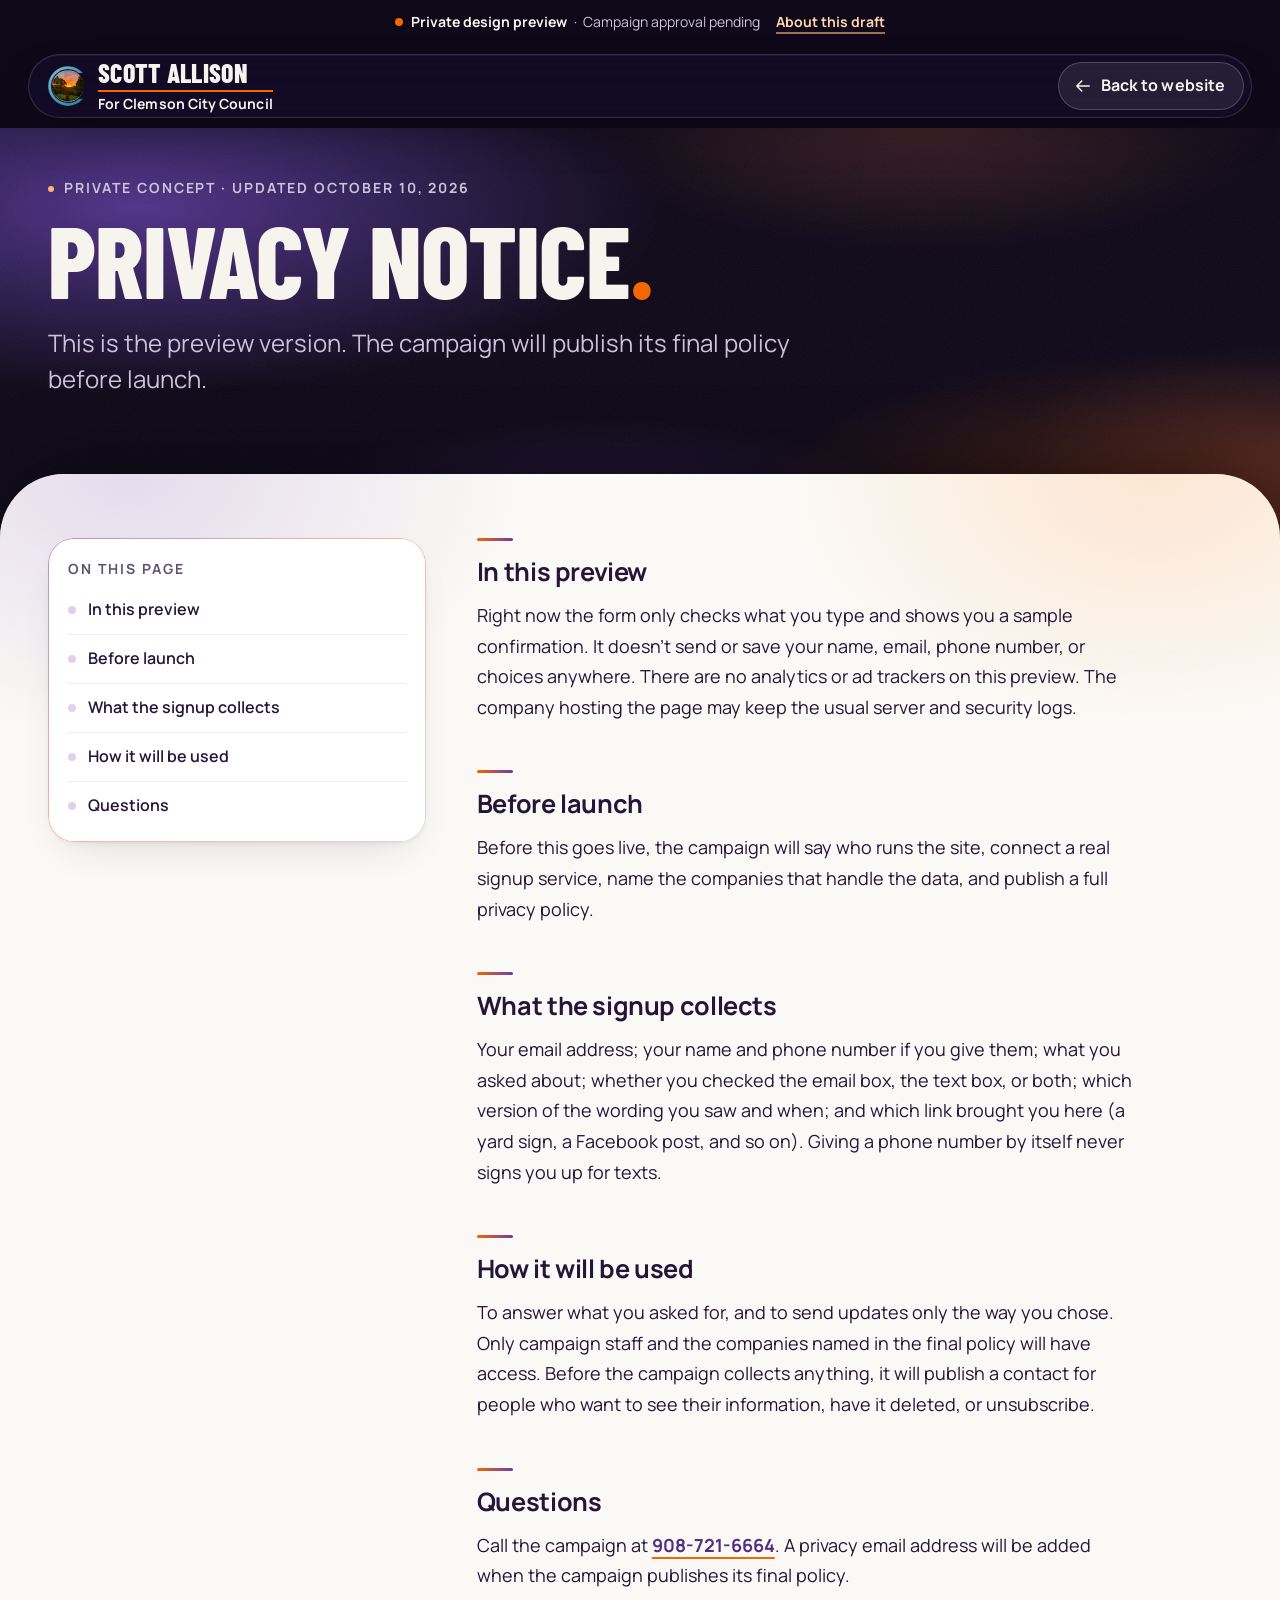
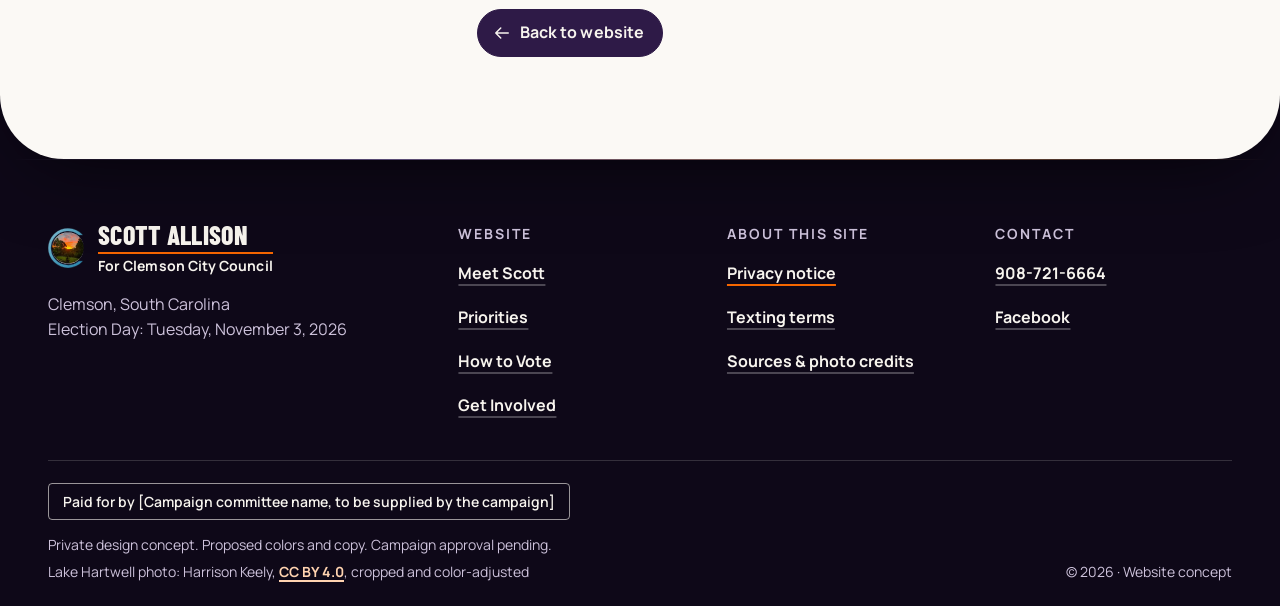
<file: privacy.html>
<!doctype html>
<html lang="en">
<head>
  <meta charset="utf-8">
  <meta name="viewport" content="width=device-width, initial-scale=1, viewport-fit=cover">
  <meta name="robots" content="noindex, nofollow">
  <meta name="theme-color" content="#0E0818">
  <meta name="color-scheme" content="light">
  <title>Privacy notice | Scott Allison Website Concept</title>
  <link rel="preload" href="assets/barlow-condensed-800.woff2" as="font" type="font/woff2" crossorigin>
  <link rel="stylesheet" href="styles.css">
  <link rel="icon" href="assets/favicon-32.png" sizes="32x32" type="image/png">
  <link rel="icon" href="assets/brand/mark-192.png" sizes="192x192" type="image/png">
  <link rel="apple-touch-icon" href="assets/apple-touch-icon.png">
  <script>document.documentElement.classList.add('js');</script>
  <script src="config.js" defer></script>
  <script src="app.js" defer></script>
</head>
<body class="page">
  <a class="skip-link" href="#main">Skip to content</a>
  <svg class="sprite" aria-hidden="true" focusable="false" xmlns="http://www.w3.org/2000/svg">
    <symbol id="i-arrow-l" viewBox="0 0 24 24"><path d="M19.5 12h-15M10.5 6l-6 6 6 6"/></symbol>
  </svg>

  <aside class="preview-note preview-only" aria-label="Preview status">
    <div class="wrap preview-note__inner">
      <p><span class="preview-note__dot" aria-hidden="true"></span><strong>Private design preview</strong><span class="preview-note__more"><span class="preview-note__sep" aria-hidden="true"> · </span>Campaign approval pending</span></p>
      <a href="sources.html">About this draft</a>
    </div>
  </aside>

  <header class="site-header doc-header" data-header data-surface="dark">
    <div class="site-header__bar">
      <a class="wordmark" href="index.html" aria-label="Scott Allison for Clemson City Council, website home">
        <img class="wordmark__mark" src="assets/brand/mark.svg" alt="" width="40" height="40" decoding="async">
        <span class="wordmark__text">
          <span class="wordmark__name">Scott Allison</span>
          <span class="wordmark__office">For Clemson City Council</span>
        </span>
      </a>
      <a class="button button--purple doc-back" href="index.html"><svg class="icon" aria-hidden="true"><use href="#i-arrow-l"/></svg><span>Back<span class="doc-back__more"> to website</span></span></a>
    </div>
  </header>

  <main id="main">
    <header class="page-hero" data-surface="dark">
      <div class="aurora" aria-hidden="true"><span class="aurora__a"></span><span class="aurora__b"></span><span class="aurora__grain"></span></div>
      <div class="wrap">
        <p class="eyebrow eyebrow--on-dark"><span class="eyebrow__dot" aria-hidden="true"></span><span><span class="preview-only">Private concept · </span>Updated <span class="nowrap">October 10, 2026</span></span></p>
        <h1 class="page-hero__title">Privacy notice</h1>
        <p class="page-hero__lede preview-only">This is the preview version. The campaign will publish its final policy before launch.</p>
      </div>
    </header>

    <div class="canvas canvas--doc" data-surface="light">
    <div class="wrap doc-layout">
      <nav class="doc-toc tile" aria-labelledby="toc-label">
        <p class="doc-toc__label" id="toc-label">On this page</p>
        <ol>
          <li><a href="#preview">In this preview</a></li>
          <li><a href="#before-launch">Before launch</a></li>
          <li><a href="#collects">What the signup collects</a></li>
          <li><a href="#use">How it will be used</a></li>
          <li><a href="#questions">Questions</a></li>
        </ol>
      </nav>

      <article class="prose">
        <h2 id="preview">In this preview</h2>
        <p>Right now the form only checks what you type and shows you a sample confirmation. It doesn’t send or save your name, email, phone number, or choices anywhere. There are no analytics or ad trackers on this preview. The company hosting the page may keep the usual server and security logs.</p>

        <h2 id="before-launch">Before launch</h2>
        <p>Before this goes live, the campaign will say who runs the site, connect a real signup service, name the companies that handle the data, and publish a full privacy policy.</p>

        <h2 id="collects">What the signup collects</h2>
        <p>Your email address; your name and phone number if you give them; what you asked about; whether you checked the email box, the text box, or both; which version of the wording you saw and when; and which link brought you here (a yard sign, a Facebook post, and so on). Giving a phone number by itself never signs you up for texts.</p>

        <h2 id="use">How it will be used</h2>
        <p>To answer what you asked for, and to send updates only the way you chose. Only campaign staff and the companies named in the final policy will have access. Before the campaign collects anything, it will publish a contact for people who want to see their information, have it deleted, or unsubscribe.</p>

        <h2 id="questions">Questions</h2>
        <p>Call the campaign at <a href="tel:+19087216664">908-721-6664</a>.<span class="preview-only"> A privacy email address will be added when the campaign publishes its final policy.</span></p>

        <p class="doc-end"><a class="button button--purple doc-back" href="index.html"><svg class="icon" aria-hidden="true"><use href="#i-arrow-l"/></svg><span>Back to website</span></a></p>
      </article>
    </div>
    </div>
  </main>

  <footer class="site-footer" data-surface="dark">
    <div class="wrap">
      <div class="site-footer__grid">
        <div class="site-footer__brand">
          <a class="wordmark" href="index.html" aria-label="Scott Allison for Clemson City Council, website home">
            <img class="wordmark__mark" src="assets/brand/mark.svg" alt="" width="40" height="40" decoding="async">
            <span class="wordmark__text">
              <span class="wordmark__name">Scott Allison</span>
              <span class="wordmark__office">For Clemson City Council</span>
            </span>
          </a>
          <p>Clemson, South Carolina<br>Election Day: Tuesday, <span class="nowrap">November 3, 2026</span></p>
        </div>
        <nav class="site-footer__col" aria-label="Footer">
          <p class="site-footer__head">Website</p>
          <ul class="site-footer__links">
            <li><a href="index.html#meet">Meet Scott</a></li>
            <li><a href="index.html#priorities">Priorities</a></li>
            <li><a href="index.html#vote">How to Vote</a></li>
            <li><a href="index.html#join">Get Involved</a></li>
          </ul>
        </nav>
        <div class="site-footer__col">
          <p class="site-footer__head">About this site</p>
          <ul class="site-footer__links">
            <li><a href="privacy.html" aria-current="page">Privacy notice</a></li>
            <li><a href="terms.html">Texting terms</a></li>
            <li><a href="sources.html">Sources &amp; photo credits</a></li>
          </ul>
        </div>
        <div class="site-footer__col">
          <p class="site-footer__head">Contact</p>
          <ul class="site-footer__links">
            <li><a href="tel:+19087216664">908-721-6664</a></li>
            <li><a href="https://www.facebook.com/people/Scott-Allison-for-Clemson-City-Council/61594212573972/" target="_blank" rel="noopener noreferrer">Facebook<span class="sr-only"> (opens in a new tab)</span></a></li>
          </ul>
        </div>
      </div>
      <div class="site-footer__bottom">
        <p class="paid-for"><span class="paid-for__box">Paid for by <span class="paid-for__name preview-only">[Campaign committee name, to be supplied by the campaign]</span></span></p>
        <p class="preview-only"><span class="nowrap">Private design concept.</span> <span class="nowrap">Proposed colors and copy.</span> <span class="nowrap">Campaign approval pending.</span></p>
        <p>Lake Hartwell photo: <span class="nowrap">Harrison Keely</span>, <a class="nowrap" href="https://creativecommons.org/licenses/by/4.0/" target="_blank" rel="noopener noreferrer license">CC BY 4.0<span class="sr-only"> license (opens in a new tab)</span></a>, cropped and color-adjusted</p>
        <p class="preview-only">© 2026 · Website concept</p>
      </div>
    </div>
  </footer>
</body>
</html>
</file>
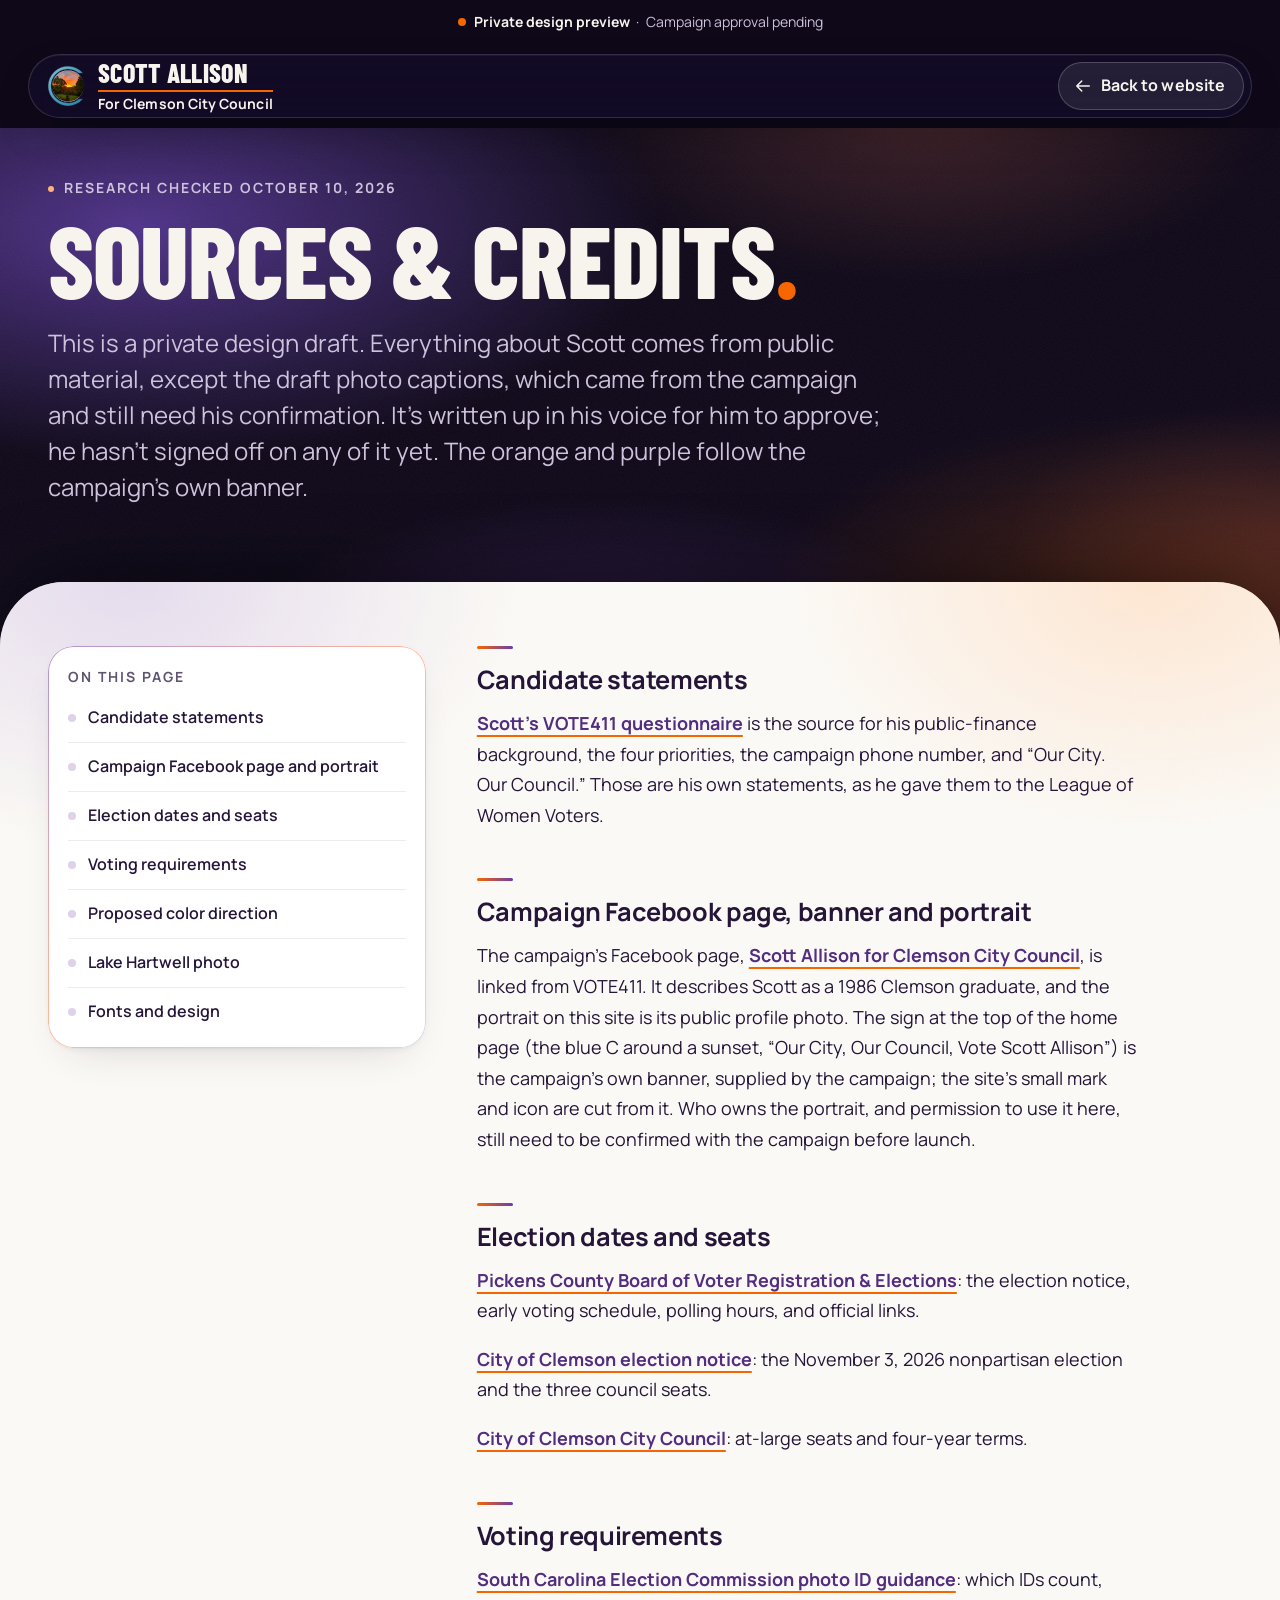
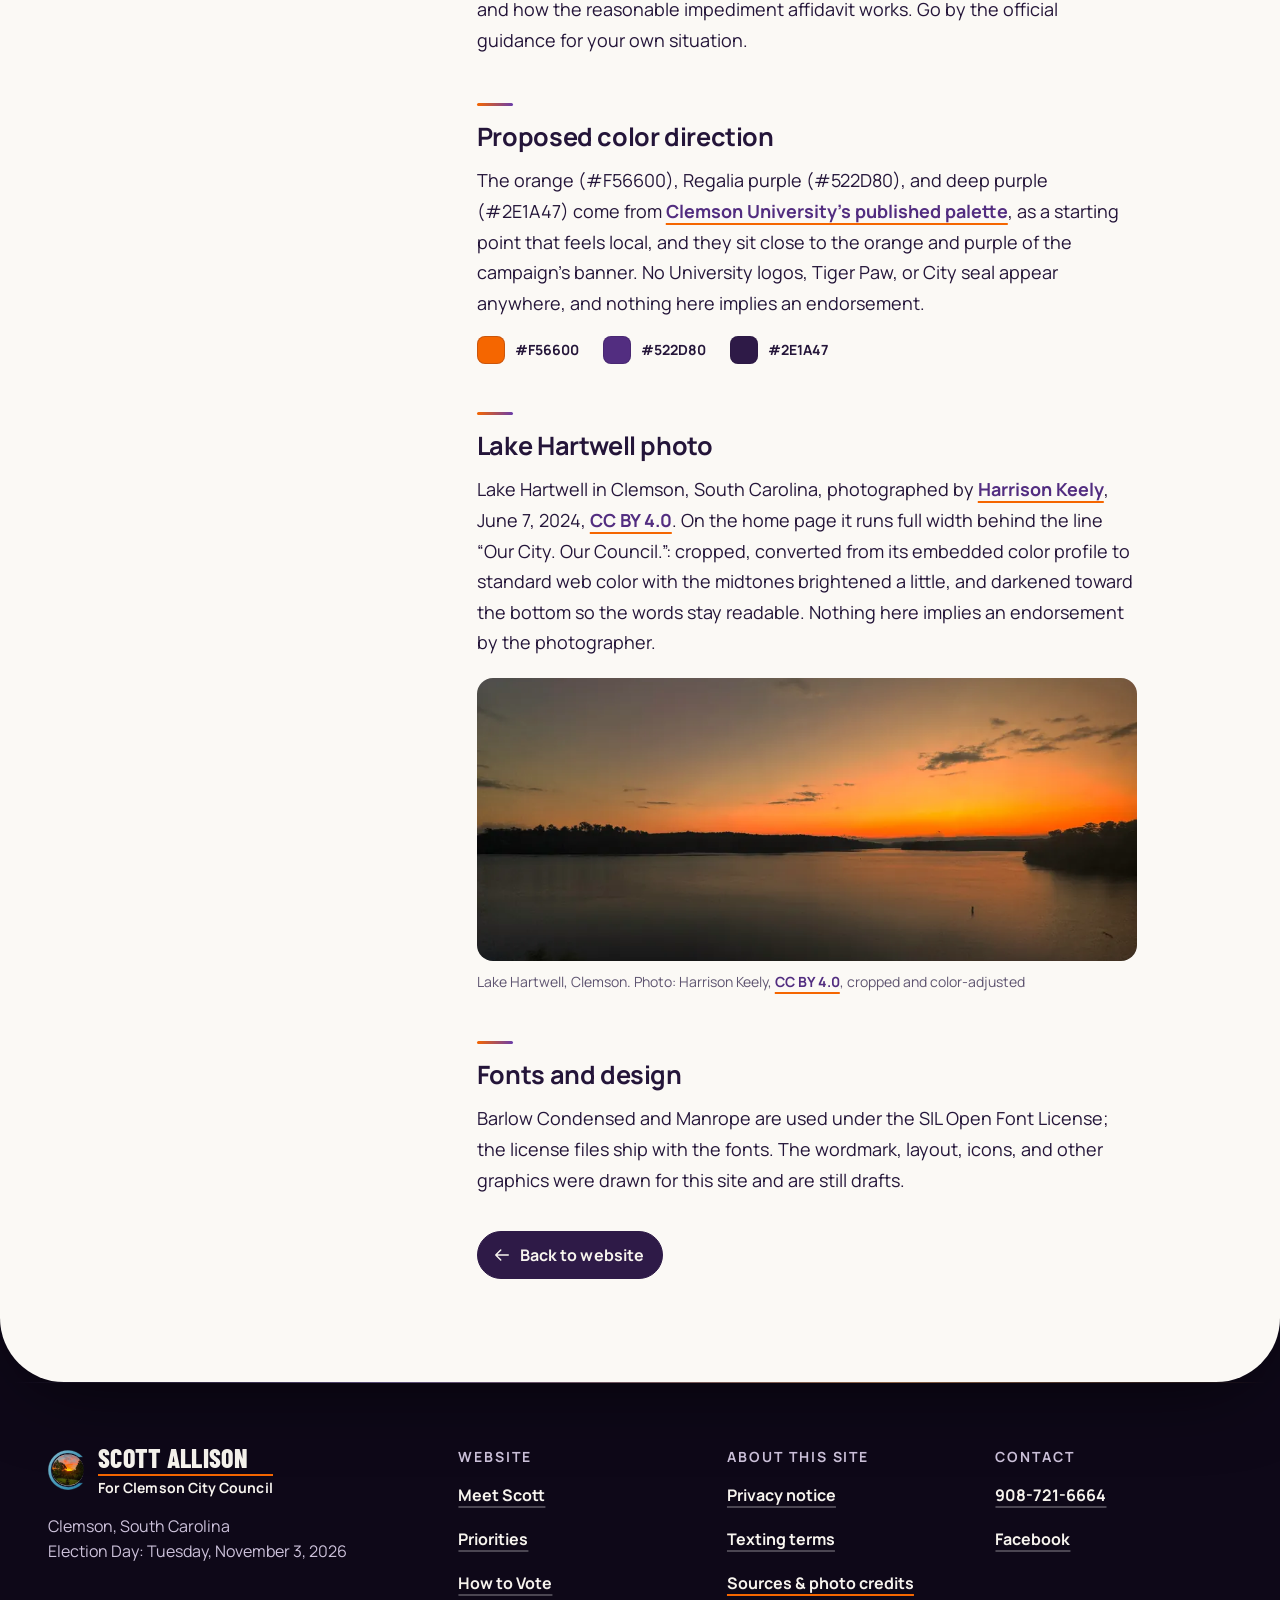
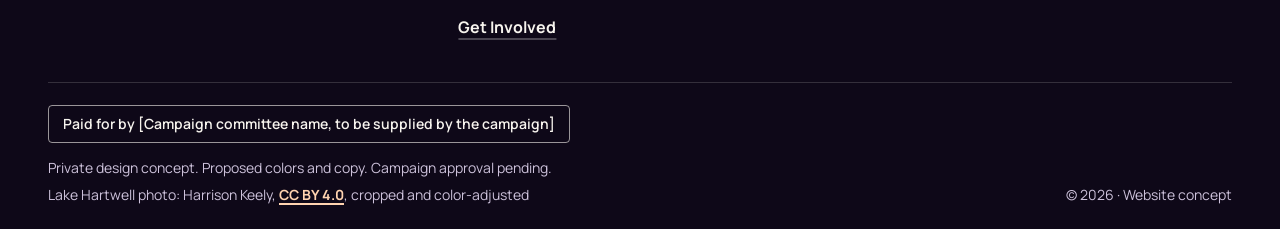
<file: sources.html>
<!doctype html>
<html lang="en">
<head>
  <meta charset="utf-8">
  <meta name="viewport" content="width=device-width, initial-scale=1, viewport-fit=cover">
  <meta name="robots" content="noindex, nofollow">
  <meta name="theme-color" content="#0E0818">
  <meta name="color-scheme" content="light">
  <title>Sources and photo credits | Scott Allison Website Concept</title>
  <link rel="preload" href="assets/barlow-condensed-800.woff2" as="font" type="font/woff2" crossorigin>
  <link rel="stylesheet" href="styles.css">
  <link rel="icon" href="assets/favicon-32.png" sizes="32x32" type="image/png">
  <link rel="icon" href="assets/brand/mark-192.png" sizes="192x192" type="image/png">
  <link rel="apple-touch-icon" href="assets/apple-touch-icon.png">
  <script>document.documentElement.classList.add('js');</script>
  <script src="config.js" defer></script>
  <script src="app.js" defer></script>
</head>
<body class="page">
  <a class="skip-link" href="#main">Skip to content</a>
  <svg class="sprite" aria-hidden="true" focusable="false" xmlns="http://www.w3.org/2000/svg">
    <symbol id="i-arrow-l" viewBox="0 0 24 24"><path d="M19.5 12h-15M10.5 6l-6 6 6 6"/></symbol>
  </svg>

  <aside class="preview-note preview-only" aria-label="Preview status">
    <div class="wrap preview-note__inner">
      <p><span class="preview-note__dot" aria-hidden="true"></span><strong>Private design preview</strong><span class="preview-note__more"><span class="preview-note__sep" aria-hidden="true"> · </span>Campaign approval pending</span></p>
    </div>
  </aside>

  <header class="site-header doc-header" data-header data-surface="dark">
    <div class="site-header__bar">
      <a class="wordmark" href="index.html" aria-label="Scott Allison for Clemson City Council, website home">
        <img class="wordmark__mark" src="assets/brand/mark.svg" alt="" width="40" height="40" decoding="async">
        <span class="wordmark__text">
          <span class="wordmark__name">Scott Allison</span>
          <span class="wordmark__office">For Clemson City Council</span>
        </span>
      </a>
      <a class="button button--purple doc-back" href="index.html"><svg class="icon" aria-hidden="true"><use href="#i-arrow-l"/></svg><span>Back<span class="doc-back__more"> to website</span></span></a>
    </div>
  </header>

  <main id="main">
    <header class="page-hero" data-surface="dark">
      <div class="aurora" aria-hidden="true"><span class="aurora__a"></span><span class="aurora__b"></span><span class="aurora__grain"></span></div>
      <div class="wrap">
        <p class="eyebrow eyebrow--on-dark"><span class="eyebrow__dot" aria-hidden="true"></span><span>Research checked <span class="nowrap">October 10, 2026</span></span></p>
        <h1 class="page-hero__title">Sources &amp; credits</h1>
        <p class="page-hero__lede preview-only">This is a private design draft. Everything about Scott comes from public material, except the draft photo captions, which came from the campaign and still need his confirmation. It’s written up in his voice for him to approve; he hasn’t signed off on any of it yet. The orange and purple follow the campaign’s own banner.</p>
      </div>
    </header>

    <div class="canvas canvas--doc" data-surface="light">
    <div class="wrap doc-layout">
      <nav class="doc-toc tile" aria-labelledby="toc-label">
        <p class="doc-toc__label" id="toc-label">On this page</p>
        <ol>
          <li><a href="#statements">Candidate statements</a></li>
          <li><a href="#facebook">Campaign Facebook page and portrait</a></li>
          <li><a href="#dates">Election dates and seats</a></li>
          <li><a href="#requirements">Voting requirements</a></li>
          <li><a href="#color">Proposed color direction</a></li>
          <li><a href="#photo">Lake Hartwell photo</a></li>
          <li><a href="#fonts">Fonts and design</a></li>
        </ol>
      </nav>

      <article class="prose">
        <div class="source-list">
          <section class="source-item" id="statements" aria-labelledby="statements-title">
            <h2 id="statements-title">Candidate statements</h2>
            <p><a href="https://onyourballot.vote411.org/m/race-detail.do?id=68907575">Scott’s VOTE411 questionnaire</a> is the source for his public-finance background, the four priorities, the campaign phone number, and “Our City. Our Council.” Those are his own statements, as he gave them to the League of Women Voters.</p>
          </section>
          <section class="source-item" id="facebook" aria-labelledby="facebook-title">
            <h2 id="facebook-title">Campaign Facebook page, banner and portrait</h2>
            <p>The campaign’s Facebook page, <a href="https://www.facebook.com/people/Scott-Allison-for-Clemson-City-Council/61594212573972/">Scott Allison for Clemson City Council</a>, is linked from VOTE411. It describes Scott as a 1986 Clemson graduate, and the portrait on this site is its public profile photo. The sign at the top of the home page (the blue C around a sunset, “Our City, Our Council, Vote Scott Allison”) is the campaign’s own banner, supplied by the campaign; the site’s small mark and icon are cut from it.<span class="preview-only"> Who owns the portrait, and permission to use it here, still need to be confirmed with the campaign before launch.</span></p>
          </section>
          <section class="source-item" id="dates" aria-labelledby="dates-title">
            <h2 id="dates-title">Election dates and seats</h2>
            <p><a href="https://pickensscelections.gov/">Pickens County Board of Voter Registration &amp; Elections</a>: the election notice, early voting schedule, polling hours, and official links.</p>
            <p><a href="https://www.clemsoncity.org/Calendar.aspx?EID=1120&amp;calType=0&amp;day=27&amp;month=7&amp;year=2026">City of Clemson election notice</a>: the November 3, 2026 nonpartisan election and the three council seats.</p>
            <p><a href="https://www.clemsoncity.org/181/City-Council">City of Clemson City Council</a>: at-large seats and four-year terms.</p>
          </section>
          <section class="source-item" id="requirements" aria-labelledby="requirements-title">
            <h2 id="requirements-title">Voting requirements</h2>
            <p><a href="https://scvotes.gov/voters/photo-id-requirements/">South Carolina Election Commission photo ID guidance</a>: which IDs count, and how the reasonable impediment affidavit works. Go by the official guidance for your own situation.</p>
          </section>
          <section class="source-item" id="color" aria-labelledby="color-title">
            <h2 id="color-title">Proposed color direction</h2>
            <p>The orange (#F56600), Regalia purple (#522D80), and deep purple (#2E1A47) come from <a href="https://www.clemson.edu/brand/color/">Clemson University’s published palette</a>, as a starting point that feels local, and they sit close to the orange and purple of the campaign’s banner. No University logos, Tiger Paw, or City seal appear anywhere, and nothing here implies an endorsement.</p>
            <ul class="swatches" aria-hidden="true">
              <li><span class="swatches__chip" style="background:#F56600"></span>#F56600</li>
              <li><span class="swatches__chip" style="background:#522D80"></span>#522D80</li>
              <li><span class="swatches__chip" style="background:#2E1A47"></span>#2E1A47</li>
            </ul>
          </section>
          <section class="source-item" id="photo" aria-labelledby="photo-title">
            <h2 id="photo-title">Lake Hartwell photo</h2>
            <p>Lake Hartwell in Clemson, South Carolina, photographed by <a class="nowrap" href="https://commons.wikimedia.org/wiki/File:Lake_Hartwell_in_Clemson,_South_Carolina_01.jpg">Harrison Keely</a>, June 7, 2024, <a href="https://creativecommons.org/licenses/by/4.0/">CC BY 4.0</a>. On the home page it runs full width behind the line “Our City. Our Council.”: cropped, converted from its embedded color profile to standard web color with the midtones brightened a little, and darkened toward the bottom so the words stay readable. Nothing here implies an endorsement by the photographer.</p>
            <figure class="source-figure">
              <picture>
                <source type="image/webp" srcset="assets/lake-hartwell-960.webp 960w, assets/lake-hartwell-1600.webp 1600w" sizes="(min-width: 1000px) 720px, 100vw">
                <img src="assets/lake-hartwell-960.jpg" srcset="assets/lake-hartwell-960.jpg 960w, assets/lake-hartwell-1600.jpg 1600w" sizes="(min-width: 1000px) 720px, 100vw" alt="Lake Hartwell in Clemson, South Carolina, under an orange sky." width="960" height="608" loading="lazy" decoding="async">
              </picture>
              <figcaption>Lake Hartwell, Clemson. Photo: <span class="nowrap">Harrison Keely</span>, <a class="nowrap" href="https://creativecommons.org/licenses/by/4.0/" target="_blank" rel="noopener noreferrer license">CC BY 4.0<span class="sr-only"> license (opens in a new tab)</span></a>, cropped and color-adjusted</figcaption>
            </figure>
          </section>
          <section class="source-item" id="fonts" aria-labelledby="fonts-title">
            <h2 id="fonts-title">Fonts and design</h2>
            <p>Barlow Condensed and Manrope are used under the SIL Open Font License; the license files ship with the fonts. The wordmark, layout, icons, and other graphics were drawn for this site<span class="preview-only"> and are still drafts</span>.</p>
          </section>
        </div>

        <p class="doc-end"><a class="button button--purple doc-back" href="index.html"><svg class="icon" aria-hidden="true"><use href="#i-arrow-l"/></svg><span>Back to website</span></a></p>
      </article>
    </div>
    </div>
  </main>

  <footer class="site-footer" data-surface="dark">
    <div class="wrap">
      <div class="site-footer__grid">
        <div class="site-footer__brand">
          <a class="wordmark" href="index.html" aria-label="Scott Allison for Clemson City Council, website home">
            <img class="wordmark__mark" src="assets/brand/mark.svg" alt="" width="40" height="40" decoding="async">
            <span class="wordmark__text">
              <span class="wordmark__name">Scott Allison</span>
              <span class="wordmark__office">For Clemson City Council</span>
            </span>
          </a>
          <p>Clemson, South Carolina<br>Election Day: Tuesday, <span class="nowrap">November 3, 2026</span></p>
        </div>
        <nav class="site-footer__col" aria-label="Footer">
          <p class="site-footer__head">Website</p>
          <ul class="site-footer__links">
            <li><a href="index.html#meet">Meet Scott</a></li>
            <li><a href="index.html#priorities">Priorities</a></li>
            <li><a href="index.html#vote">How to Vote</a></li>
            <li><a href="index.html#join">Get Involved</a></li>
          </ul>
        </nav>
        <div class="site-footer__col">
          <p class="site-footer__head">About this site</p>
          <ul class="site-footer__links">
            <li><a href="privacy.html">Privacy notice</a></li>
            <li><a href="terms.html">Texting terms</a></li>
            <li><a href="sources.html" aria-current="page">Sources &amp; photo credits</a></li>
          </ul>
        </div>
        <div class="site-footer__col">
          <p class="site-footer__head">Contact</p>
          <ul class="site-footer__links">
            <li><a href="tel:+19087216664">908-721-6664</a></li>
            <li><a href="https://www.facebook.com/people/Scott-Allison-for-Clemson-City-Council/61594212573972/" target="_blank" rel="noopener noreferrer">Facebook<span class="sr-only"> (opens in a new tab)</span></a></li>
          </ul>
        </div>
      </div>
      <div class="site-footer__bottom">
        <p class="paid-for"><span class="paid-for__box">Paid for by <span class="paid-for__name preview-only">[Campaign committee name, to be supplied by the campaign]</span></span></p>
        <p class="preview-only"><span class="nowrap">Private design concept.</span> <span class="nowrap">Proposed colors and copy.</span> <span class="nowrap">Campaign approval pending.</span></p>
        <p>Lake Hartwell photo: <span class="nowrap">Harrison Keely</span>, <a class="nowrap" href="https://creativecommons.org/licenses/by/4.0/" target="_blank" rel="noopener noreferrer license">CC BY 4.0<span class="sr-only"> license (opens in a new tab)</span></a>, cropped and color-adjusted</p>
        <p class="preview-only">© 2026 · Website concept</p>
      </div>
    </div>
  </footer>
</body>
</html>
</file>
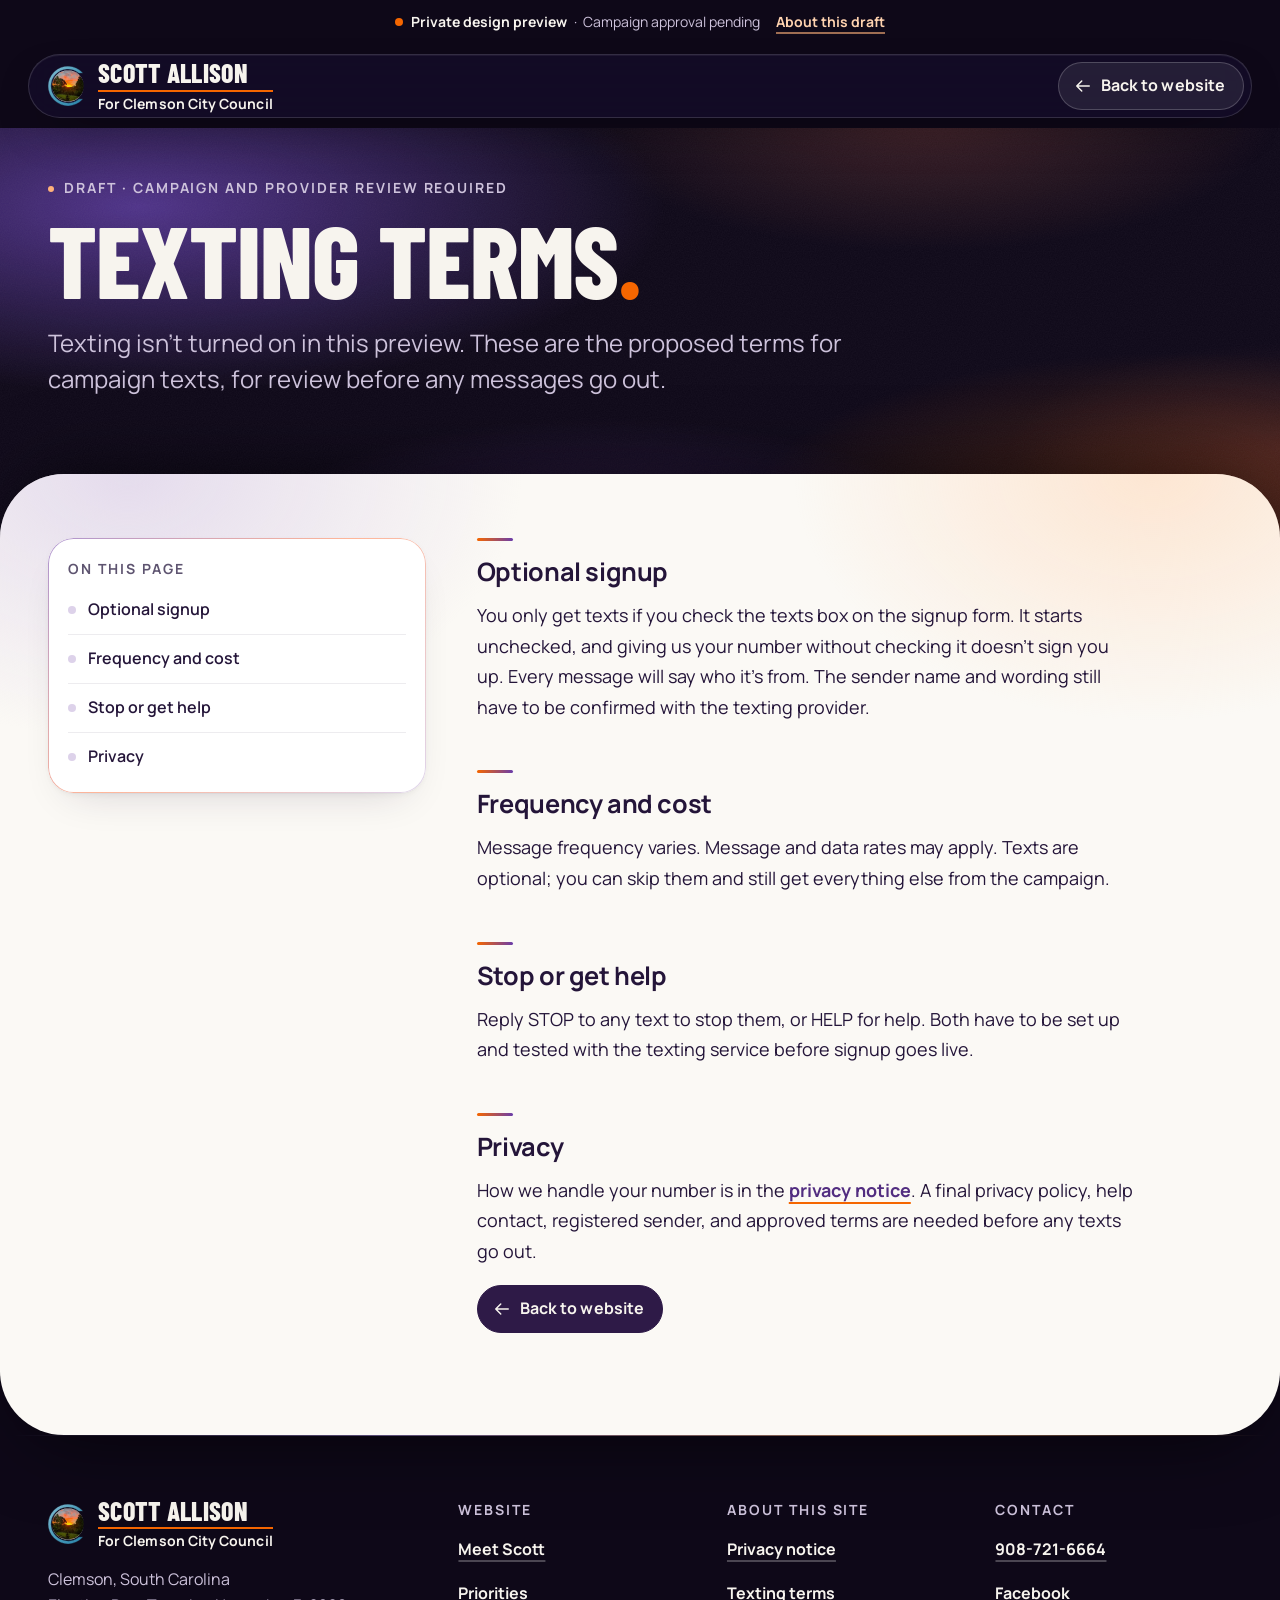
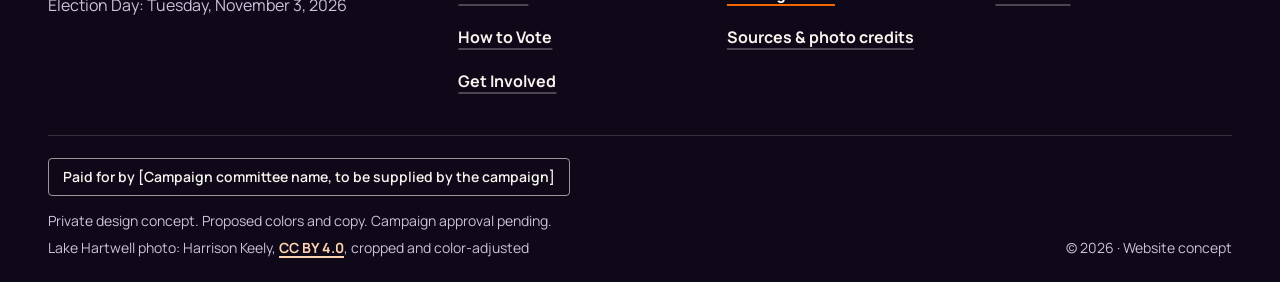
<file: terms.html>
<!doctype html>
<html lang="en">
<head>
  <meta charset="utf-8">
  <meta name="viewport" content="width=device-width, initial-scale=1, viewport-fit=cover">
  <meta name="robots" content="noindex, nofollow">
  <meta name="theme-color" content="#0E0818">
  <meta name="color-scheme" content="light">
  <title>Texting terms | Scott Allison Website Concept</title>
  <link rel="preload" href="assets/barlow-condensed-800.woff2" as="font" type="font/woff2" crossorigin>
  <link rel="stylesheet" href="styles.css">
  <link rel="icon" href="assets/favicon-32.png" sizes="32x32" type="image/png">
  <link rel="icon" href="assets/brand/mark-192.png" sizes="192x192" type="image/png">
  <link rel="apple-touch-icon" href="assets/apple-touch-icon.png">
  <script>document.documentElement.classList.add('js');</script>
  <script src="config.js" defer></script>
  <script src="app.js" defer></script>
</head>
<body class="page">
  <a class="skip-link" href="#main">Skip to content</a>
  <svg class="sprite" aria-hidden="true" focusable="false" xmlns="http://www.w3.org/2000/svg">
    <symbol id="i-arrow-l" viewBox="0 0 24 24"><path d="M19.5 12h-15M10.5 6l-6 6 6 6"/></symbol>
  </svg>

  <aside class="preview-note preview-only" aria-label="Preview status">
    <div class="wrap preview-note__inner">
      <p><span class="preview-note__dot" aria-hidden="true"></span><strong>Private design preview</strong><span class="preview-note__more"><span class="preview-note__sep" aria-hidden="true"> · </span>Campaign approval pending</span></p>
      <a href="sources.html">About this draft</a>
    </div>
  </aside>

  <header class="site-header doc-header" data-header data-surface="dark">
    <div class="site-header__bar">
      <a class="wordmark" href="index.html" aria-label="Scott Allison for Clemson City Council, website home">
        <img class="wordmark__mark" src="assets/brand/mark.svg" alt="" width="40" height="40" decoding="async">
        <span class="wordmark__text">
          <span class="wordmark__name">Scott Allison</span>
          <span class="wordmark__office">For Clemson City Council</span>
        </span>
      </a>
      <a class="button button--purple doc-back" href="index.html"><svg class="icon" aria-hidden="true"><use href="#i-arrow-l"/></svg><span>Back<span class="doc-back__more"> to website</span></span></a>
    </div>
  </header>

  <main id="main">
    <header class="page-hero" data-surface="dark">
      <div class="aurora" aria-hidden="true"><span class="aurora__a"></span><span class="aurora__b"></span><span class="aurora__grain"></span></div>
      <div class="wrap">
        <p class="eyebrow eyebrow--on-dark preview-only"><span class="eyebrow__dot" aria-hidden="true"></span><span>Draft · Campaign and provider review required</span></p>
        <h1 class="page-hero__title">Texting terms</h1>
        <p class="page-hero__lede"><span class="preview-only">Texting isn’t turned on in this preview. </span>These are the proposed terms for campaign texts, for review before any messages go&nbsp;out.</p>
      </div>
    </header>

    <div class="canvas canvas--doc" data-surface="light">
    <div class="wrap doc-layout">
      <nav class="doc-toc tile" aria-labelledby="toc-label">
        <p class="doc-toc__label" id="toc-label">On this page</p>
        <ol>
          <li><a href="#signup">Optional signup</a></li>
          <li><a href="#frequency">Frequency and cost</a></li>
          <li><a href="#stop">Stop or get help</a></li>
          <li><a href="#privacy">Privacy</a></li>
        </ol>
      </nav>

      <article class="prose">
        <h2 id="signup">Optional signup</h2>
        <p>You only get texts if you check the texts box on the signup form. It starts unchecked, and giving us your number without checking it doesn’t sign you up. Every message will say who it’s from.<span class="preview-only"> The sender name and wording still have to be confirmed with the texting provider.</span></p>

        <h2 id="frequency">Frequency and cost</h2>
        <p>Message frequency varies. Message and data rates may apply. Texts are optional; you can skip them and still get everything else from the campaign.</p>

        <h2 id="stop">Stop or get help</h2>
        <p>Reply STOP to any text to stop them, or HELP for help.<span class="preview-only"> Both have to be set up and tested with the texting service before signup goes live.</span></p>

        <h2 id="privacy">Privacy</h2>
        <p>How we handle your number is in the <a href="privacy.html">privacy notice</a>.<span class="preview-only"> A final privacy policy, help contact, registered sender, and approved terms are needed before any texts go out.</span></p>

        <p class="doc-end"><a class="button button--purple doc-back" href="index.html"><svg class="icon" aria-hidden="true"><use href="#i-arrow-l"/></svg><span>Back to website</span></a></p>
      </article>
    </div>
    </div>
  </main>

  <footer class="site-footer" data-surface="dark">
    <div class="wrap">
      <div class="site-footer__grid">
        <div class="site-footer__brand">
          <a class="wordmark" href="index.html" aria-label="Scott Allison for Clemson City Council, website home">
            <img class="wordmark__mark" src="assets/brand/mark.svg" alt="" width="40" height="40" decoding="async">
            <span class="wordmark__text">
              <span class="wordmark__name">Scott Allison</span>
              <span class="wordmark__office">For Clemson City Council</span>
            </span>
          </a>
          <p>Clemson, South Carolina<br>Election Day: Tuesday, <span class="nowrap">November 3, 2026</span></p>
        </div>
        <nav class="site-footer__col" aria-label="Footer">
          <p class="site-footer__head">Website</p>
          <ul class="site-footer__links">
            <li><a href="index.html#meet">Meet Scott</a></li>
            <li><a href="index.html#priorities">Priorities</a></li>
            <li><a href="index.html#vote">How to Vote</a></li>
            <li><a href="index.html#join">Get Involved</a></li>
          </ul>
        </nav>
        <div class="site-footer__col">
          <p class="site-footer__head">About this site</p>
          <ul class="site-footer__links">
            <li><a href="privacy.html">Privacy notice</a></li>
            <li><a href="terms.html" aria-current="page">Texting terms</a></li>
            <li><a href="sources.html">Sources &amp; photo credits</a></li>
          </ul>
        </div>
        <div class="site-footer__col">
          <p class="site-footer__head">Contact</p>
          <ul class="site-footer__links">
            <li><a href="tel:+19087216664">908-721-6664</a></li>
            <li><a href="https://www.facebook.com/people/Scott-Allison-for-Clemson-City-Council/61594212573972/" target="_blank" rel="noopener noreferrer">Facebook<span class="sr-only"> (opens in a new tab)</span></a></li>
          </ul>
        </div>
      </div>
      <div class="site-footer__bottom">
        <p class="paid-for"><span class="paid-for__box">Paid for by <span class="paid-for__name preview-only">[Campaign committee name, to be supplied by the campaign]</span></span></p>
        <p class="preview-only"><span class="nowrap">Private design concept.</span> <span class="nowrap">Proposed colors and copy.</span> <span class="nowrap">Campaign approval pending.</span></p>
        <p>Lake Hartwell photo: <span class="nowrap">Harrison Keely</span>, <a class="nowrap" href="https://creativecommons.org/licenses/by/4.0/" target="_blank" rel="noopener noreferrer license">CC BY 4.0<span class="sr-only"> license (opens in a new tab)</span></a>, cropped and color-adjusted</p>
        <p class="preview-only">© 2026 · Website concept</p>
      </div>
    </div>
  </footer>
</body>
</html>
</file>
<file: styles.css>
/* ==========================================================================
   Scott Allison for Clemson City Council: "Aurora Bento"
   The campaign sign on a light ground at the top, a warm cream canvas sheet rising
   out of it (Meet Scott, Priorities, Our City, Voting), and the near-black indigo
   ground with slow aurora light for Get Involved and the footer. Tiles with hairline gradient
   borders, poster-scale condensed type, one adaptive glass header pill, quiet motion.
   Static CSS; app.js adds .js, .motion, .menu-open and the header's data-surface.

   1. Fonts and tokens     6. Cover                  11. Get involved and form
   2. Base                 7. Meet Scott             12. Footer
   3. Layout and tiles     8. Priorities             13. Subpages
   4. Components           9. Our City. Our Council. 14. Motion and utilities
   5. Header and nav      10. Voting bento           15. Media queries and preferences
   ========================================================================== */


/* 1. Fonts and tokens ----------------------------------------------------- */
@font-face { font-family: "Barlow Condensed"; src: url("assets/barlow-condensed-800.woff2") format("woff2"); font-weight: 800; font-style: normal; font-display: swap; }
@font-face { font-family: "Barlow Condensed"; src: url("assets/barlow-condensed-700.woff2") format("woff2"); font-weight: 700; font-style: normal; font-display: swap; }
@font-face { font-family: "Manrope"; src: url("assets/manrope-400.woff2") format("woff2"); font-weight: 400; font-style: normal; font-display: swap; }
@font-face { font-family: "Manrope"; src: url("assets/manrope-600.woff2") format("woff2"); font-weight: 600; font-style: normal; font-display: swap; }
@font-face { font-family: "Manrope"; src: url("assets/manrope-700.woff2") format("woff2"); font-weight: 700; font-style: normal; font-display: swap; }

:root {
  /* Brand palette (provisional, Clemson-inspired). Swap these when the campaign's colors arrive. */
  --purple: #2E1A47;
  --orange: #F56600;
  --regalia: #522D80;
  --paper: #FBF9F5;            /* the cream canvas */

  /* Ground and indigos */
  --ink-950: #0E0818;          /* page ground: near-black indigo */
  --indigo-950: #120823;
  --indigo-900: #1A0F2E;
  --indigo-800: #231540;
  --violet-700: #3B2366;
  --violet-600: #4A2B7A;
  --violet-500: #6A3DAA;
  --violet-400: #8B5FD0;
  --violet-300: #B9A0F2;

  /* Orange, coral, peach and the light tints */
  --coral: #FF7A45;
  --orange-hover: #FF7A1F;
  --orange-active: #EC6200;
  --orange-ink: #A84300;       /* orange as text on light grounds, 6:1 on white */
  --orange-display: #DE5A00;   /* display-size orange punctuation on paper, 3.7:1 */
  --peach-300: #FFB27A;        /* 10:1 on indigo */
  --peach-200: #FFD3B0;        /* 13:1 on indigo */
  --peach-100: #FFE8D6;
  --peach-50: #FFF3EA;
  --lilac-200: #DDD2EA;
  --lilac-100: #EEE8F4;
  --lilac-50: #F5F1F9;
  --sand-50: #FCFAF6;
  --sand-100: #F3EEE6;
  --sand-200: #E6DDD0;
  --white: #FFFFFF;

  /* Roles */
  --ink: #241539;                    /* 16:1 on paper */
  --ink-muted: #5E5470;              /* 6.7:1 on paper, 7:1 on white */
  --ink-on-dark: #F7F4EE;            /* 16:1 on indigo-800, 18:1 on ink-950 */
  --ink-on-dark-muted: #CDC2DB;      /* 9:1 on indigo-800 */
  --line: rgb(36 21 57 / 0.10);
  --line-soft: rgb(36 21 57 / 0.08);
  --line-strong: #7A6E8A;            /* form-field boundary, 4.75:1 on white */
  --line-on-dark: rgb(247 244 238 / 0.16);
  --chip-dark: #140C28;              /* solid dark chips: the dark icon chips and the shelf's draft-caption chips */
  --error: #A3122B;
  --error-bg: #FBECEE;
  --focus: var(--regalia);           /* ring on cream and white: 10:1 */
  --focus-on-dark: var(--peach-300); /* ring on the dark ground and panels: 10:1 */

  /* Gradients. Surfaces that carry text keep every stop within contrast; decoration lives on pseudo-elements. */
  --grad-dark: linear-gradient(160deg, #241541 0%, #160B29 100%);
  --grad-sun: linear-gradient(135deg, #FFA862 0%, #F56600 58%, #FF7A1F 100%);   /* ink text: 6.3:1 at the darkest stop */
  --grad-border: linear-gradient(135deg, rgb(106 61 170 / 0.55), rgb(255 122 69 / 0.55) 48%, rgb(106 61 170 / 0.22));
  --grad-border-dark: linear-gradient(135deg, rgb(255 178 122 / 0.55), rgb(139 95 208 / 0.5) 50%, rgb(255 255 255 / 0.12));
  --grad-border-glass: linear-gradient(135deg, rgb(255 255 255 / 0.3), rgb(255 255 255 / 0.1) 55%, rgb(255 178 122 / 0.34));
  --grad-icon: linear-gradient(135deg, #FFE8D6 0%, #EEE8F4 100%);
  --grad-ring: linear-gradient(150deg, rgb(255 211 176 / 0.95), rgb(245 102 0 / 0.8) 36%, rgb(122 79 211 / 0.75) 72%, rgb(255 255 255 / 0.3));
  --grad-hairline: linear-gradient(90deg, transparent, rgb(185 160 242 / 0.7) 30%, rgb(255 178 122 / 0.8) 70%, transparent);
  --grain: url("data:image/svg+xml,%3Csvg xmlns='http://www.w3.org/2000/svg' width='240' height='240'%3E%3Cfilter id='n'%3E%3CfeTurbulence type='fractalNoise' baseFrequency='0.85' numOctaves='2' stitchTiles='stitch'/%3E%3CfeColorMatrix values='0 0 0 0 1 0 0 0 0 1 0 0 0 0 1 0.6 0 0 0 0'/%3E%3C/filter%3E%3Crect width='100%25' height='100%25' filter='url(%23n)'/%3E%3C/svg%3E");

  /* Type, in three tiers. A: Barlow Condensed caps, only for the nameplate, section heads, the motto, page
     titles, the wordmark and the numerals. B: Manrope 700 in sentence case with tight tracking for every
     card, form and document heading. C: Manrope body at 18px and the 14px tracked eyebrows. */
  --font-display: "Barlow Condensed", "Arial Narrow", "Roboto Condensed", sans-serif;
  --font-text: "Manrope", "Segoe UI", system-ui, -apple-system, sans-serif;
  --fs-14: 0.875rem;   /* floor */
  --fs-15: 0.9375rem;
  --fs-16: 1rem;       /* labels and controls */
  --fs-18: 1.125rem;   /* body */
  --fs-19: 1.1875rem;
  --fs-20: 1.25rem;
  --fs-lead: clamp(1.25rem, 1.1rem + 0.6vw, 1.5rem);
  --fs-h4: clamp(1.375rem, 1.1rem + 0.6vw, 1.75rem);    /* tier B: card, form and document headings */
  --fs-h3: clamp(1.75rem, 1.2rem + 1.4vw, 2.5rem);      /* tier B: the priority titles */
  --fs-h2: clamp(2.75rem, 1.7rem + 4.2vw, 5.25rem);
  --fs-numeral: clamp(4.5rem, 3rem + 6vw, 7.5rem);

  /* Radius scale */
  --r-xs: 8px;
  --r-sm: 12px;
  --r-md: 16px;
  --r-lg: 20px;
  --r-tile: clamp(22px, 2vw, 28px);
  --r-sheet: clamp(32px, 5vw, 64px);
  --r-pill: 999px;

  /* Shadows (soft, layered) */
  --shadow-xs: 0 1px 2px rgb(36 21 57 / 0.06);
  --shadow-sm: 0 1px 2px rgb(36 21 57 / 0.04), 0 8px 20px -12px rgb(36 21 57 / 0.14);
  --shadow-tile: 0 1px 1px rgb(36 21 57 / 0.03), 0 2px 6px rgb(36 21 57 / 0.04), 0 18px 44px -22px rgb(36 21 57 / 0.2);
  --shadow-tile-hover: 0 2px 4px rgb(36 21 57 / 0.04), 0 30px 64px -28px rgb(36 21 57 / 0.32);
  --shadow-dark: 0 1px 2px rgb(0 0 0 / 0.18), 0 24px 56px -28px rgb(0 0 0 / 0.55);
  --shadow-pop: 0 4px 12px rgb(36 21 57 / 0.08), 0 40px 80px -32px rgb(36 21 57 / 0.4);
  --shadow-float: 0 30px 80px -30px rgb(0 0 0 / 0.7), 0 2px 6px rgb(0 0 0 / 0.2);
  --glow-orange: 0 24px 70px -24px rgb(245 102 0 / 0.65), 0 0 120px -30px rgb(245 102 0 / 0.5);

  /* Spacing and layout */
  --wrap: 1200px;
  --gutter: clamp(16px, 4vw, 48px);
  --bento-gap: clamp(10px, 1.4vw, 16px);
  --tile-pad: clamp(20px, 3vw, 36px);
  --panel-inset: clamp(8px, 1.1vw, 16px);
  --section-y: clamp(72px, 8vw, 128px);
  --header-pad: 6px;
  --header-h: 56px;
  --header-total: calc(var(--header-pad) * 2 + var(--header-h));
  --ease: cubic-bezier(0.22, 0.8, 0.24, 1);
  --ease-out: cubic-bezier(0.16, 1, 0.3, 1);
  --ease-spring: cubic-bezier(0.34, 1.4, 0.64, 1);
}


/* 2. Base ------------------------------------------------------------------ */
*, *::before, *::after { box-sizing: border-box; }

html {
  -webkit-text-size-adjust: 100%;
  text-size-adjust: 100%;
  scroll-padding-top: calc(var(--header-total) + 20px);
  scroll-padding-bottom: 12px;
  background: var(--ink-950);
}

body {
  margin: 0;
  min-width: 320px;
  background: var(--ink-950);
  color: var(--ink-on-dark);
  font-family: var(--font-text);
  font-size: var(--fs-18);
  line-height: 1.6;
  font-kerning: normal;
  -webkit-font-smoothing: antialiased;
  overflow-x: clip;
}

h1, h2, h3, h4, p, ul, ol, dl, dd, figure, fieldset, legend { margin: 0; padding: 0; }
ul, ol { list-style: none; }
h1, h2, h3, h4 { text-wrap: balance; }
p, li, dd, figcaption { text-wrap: pretty; }
img, svg, picture { display: block; max-width: 100%; }
img { height: auto; }
a { color: inherit; text-underline-offset: 0.22em; text-decoration-thickness: 1.5px; }
button, input, select, textarea { font: inherit; color: inherit; }
button { cursor: pointer; }
a, button, input, select, label { touch-action: manipulation; -webkit-tap-highlight-color: rgb(245 102 0 / 0.16); }
[hidden] { display: none !important; }
strong, b { font-weight: 700; }
::selection { background: var(--peach-200); color: var(--purple); }

/* Focus rings are drawn outside the element, so each ring color follows the surface around it:
   peach on the dark ground and panels, regalia on cream and white, ink on the orange card. */
:focus-visible { outline: 3px solid var(--focus); outline-offset: 3px; }
/* Grounds: peach on the dark ground, regalia on the cream canvas, peach again inside the dark panels */
body { --focus: var(--focus-on-dark); }
.canvas { --focus: var(--regalia); }
.cover, .priorities, .join, .site-footer, .page-hero { --focus: var(--focus-on-dark); }
/* Controls inside a white surface get a regalia ring on that surface */
.tile, .form-card { --focus: var(--regalia); }
/* Tiles that are themselves links on a dark ground, and dark or glass tiles and pillars: the ring lands on the dark */
.tile--dark, .tile--night, .tile--glass, .pillar, .join .contact-card { --focus: var(--focus-on-dark); }
/* The dark VOTE411 card sits on the cream canvas, so its ring is regalia; the orange card takes an ink ring */
.vote411-card.tile--dark { --focus: var(--regalia); }
.tile--sun { --focus: var(--ink-950); }

.sprite { position: absolute; width: 0; height: 0; overflow: hidden; }
.icon {
  width: 1.25em;
  height: 1.25em;
  flex: none;
  fill: none;
  stroke: currentColor;
  stroke-width: 1.75;
  stroke-linecap: round;
  stroke-linejoin: round;
}


/* 3. Layout, the canvas sheet, panels and tiles -------------------------------- */
.wrap {
  width: 100%;
  max-width: calc(var(--wrap) + 2 * var(--gutter));
  margin-inline: auto;
  padding-inline: max(var(--gutter), env(safe-area-inset-left), env(safe-area-inset-right));
}

.section { position: relative; padding-block: var(--section-y); }

/* The cream canvas: rises out of the cover with large top radii and curves back into the dark ground below */
.canvas {
  position: relative;
  z-index: 1;
  margin-top: calc(-1 * var(--r-sheet));
  border-radius: var(--r-sheet);
  background: var(--paper);
  color: var(--ink);
  isolation: isolate;
  box-shadow: 0 -24px 80px -30px rgb(0 0 0 / 0.6), 0 30px 80px -30px rgb(0 0 0 / 0.6);
}
/* A soft lilac and peach light along the top of the sheet (decorative, on a pseudo-element) */
.canvas::before {
  content: "";
  position: absolute;
  inset: 0 0 auto;
  z-index: -1;
  height: min(70vh, 720px);
  border-radius: inherit;
  background:
    radial-gradient(44% 60% at 10% 0%, rgb(221 210 234 / 0.75), rgb(221 210 234 / 0) 70%),
    radial-gradient(40% 56% at 90% 0%, rgb(255 211 176 / 0.5), rgb(255 211 176 / 0) 70%);
  pointer-events: none;
}

/* Rounded dark panel inside the canvas, with its own slow aurora and grain */
.section-panel {
  position: relative;
  margin-inline: var(--panel-inset);
  padding-block: var(--section-y);
  border-radius: var(--r-tile);
  background: var(--grad-dark);
  color: var(--ink-on-dark);
  isolation: isolate;
  overflow: clip;
  contain: paint;
  box-shadow: var(--shadow-dark);
}

/* Aurora: two broad soft light fields and a grain layer, scoped to the section they sit in
   (the section has contain: paint). Decoration on siblings, never on an element that holds text. */
.aurora { position: absolute; inset: 0; z-index: -1; overflow: hidden; pointer-events: none; }
.aurora__a, .aurora__b { position: absolute; inset: -20%; background-repeat: no-repeat; }
.aurora__a {
  background:
    radial-gradient(42% 46% at 22% 28%, rgb(122 79 211 / 0.6), transparent 70%),
    radial-gradient(28% 34% at 66% 12%, rgb(255 125 92 / 0.2), transparent 70%);
}
.aurora__b {
  background:
    radial-gradient(34% 38% at 80% 80%, rgb(245 102 0 / 0.26), transparent 70%),
    radial-gradient(22% 26% at 86% 70%, rgb(255 125 92 / 0.14), transparent 70%),
    radial-gradient(30% 36% at 48% 90%, rgb(82 45 128 / 0.55), transparent 70%);
}
.aurora__grain { position: absolute; inset: 0; background: var(--grain); background-size: 240px 240px; opacity: 0.07; mix-blend-mode: screen; }
.aurora--panel .aurora__a {
  background:
    radial-gradient(40% 40% at 8% 10%, rgb(122 79 211 / 0.5), transparent 70%),
    radial-gradient(30% 36% at 92% 94%, rgb(245 102 0 / 0.26), transparent 70%);
}
.aurora--panel .aurora__b { background: radial-gradient(34% 30% at 60% 50%, rgb(82 45 128 / 0.4), transparent 70%); }

.bento { display: grid; gap: var(--bento-gap); }

/* Tile: white surface, hairline gradient border (a masked pseudo-element), soft layered shadow */
.tile {
  position: relative;
  isolation: isolate;
  min-width: 0;
  border-radius: var(--r-tile);
  background: var(--white);
  color: var(--ink);
  box-shadow: var(--shadow-tile);
}
.tile::before {
  content: "";
  position: absolute;
  inset: 0;
  z-index: -1;
  padding: 1px;
  border-radius: inherit;
  background: var(--grad-border);
  -webkit-mask: linear-gradient(#000 0 0) content-box, linear-gradient(#000 0 0);
  -webkit-mask-composite: xor;
  mask: linear-gradient(#000 0 0) content-box, linear-gradient(#000 0 0);
  mask-composite: exclude;
  pointer-events: none;
}
.tile--dark { background: var(--grad-dark); color: var(--ink-on-dark); box-shadow: var(--shadow-dark); }
.tile--dark::before { background: var(--grad-border-dark); }
.tile--dark::after {
  content: "";
  position: absolute;
  inset: 0;
  z-index: -1;
  border-radius: inherit;
  background:
    radial-gradient(70% 70% at 100% 0%, rgb(139 95 208 / 0.28), rgb(139 95 208 / 0) 70%),
    radial-gradient(50% 50% at 0% 100%, rgb(245 102 0 / 0.14), rgb(245 102 0 / 0) 70%);
  pointer-events: none;
}
/* Dark glass on the aurora: a translucent indigo fill (no blur needed over soft light), hairline, inner highlight */
.tile--night {
  background: rgb(16 9 32 / 0.52);
  color: var(--ink-on-dark);
  box-shadow: inset 0 1px 0 rgb(255 255 255 / 0.07), 0 24px 60px -30px rgb(0 0 0 / 0.7);
}
.tile--night::before { background: var(--grad-border-glass); }
/* The brightest object on the page: the orange Election Day card, ink type on an orange gradient */
.tile--sun { background: var(--grad-sun); color: var(--ink-950); box-shadow: var(--glow-orange), inset 0 1px 0 rgb(255 255 255 / 0.45); }
.tile--sun::before { background: linear-gradient(135deg, rgb(255 255 255 / 0.6), rgb(255 255 255 / 0.12)); }
.tile--glass { background: rgb(255 255 255 / 0.06); color: var(--ink-on-dark); box-shadow: none; }
.tile--glass::before { background: var(--grad-border-glass); }
.tile--photo { overflow: clip; background: var(--indigo-900); box-shadow: var(--shadow-tile); }

.tile__eyebrow {
  display: flex;
  align-items: center;
  gap: 8px;
  color: var(--ink-muted);
  font-size: var(--fs-14);
  font-weight: 700;
  letter-spacing: 0.12em;
  line-height: 1.3;
  text-transform: uppercase;
}
.tile__eyebrow .icon { width: 18px; height: 18px; color: var(--orange-ink); stroke-width: 2; }
.tile--dark .tile__eyebrow, .tile--night .tile__eyebrow { color: var(--peach-200); }
.tile--dark .tile__eyebrow .icon, .tile--night .tile__eyebrow .icon { color: var(--peach-300); }
.tile--sun .tile__eyebrow, .tile--sun .tile__eyebrow .icon { color: var(--ink-950); }
.tile__big {
  color: var(--purple);
  font-family: var(--font-display);
  font-size: clamp(1.625rem, 1.2rem + 1.6vw, 2.5rem);
  font-weight: 800;
  line-height: 0.98;
  letter-spacing: 0.002em;
  text-transform: uppercase;
  text-wrap: balance;
}
.tile--night .tile__big { color: var(--ink-on-dark); }
.tile__value { font-size: var(--fs-18); font-weight: 700; line-height: 1.3; }
.tile__sub { color: var(--ink-muted); font-size: var(--fs-16); font-weight: 600; line-height: 1.45; }
.tile--dark .tile__sub, .tile--night .tile__sub { color: var(--ink-on-dark-muted); }


/* 4. Components ------------------------------------------------------------ */

/* Skip link (lands on the dark ground at the top of the page) */
.skip-link {
  position: absolute;
  left: 16px;
  top: -120px;
  z-index: 100;
  display: inline-flex;
  align-items: center;
  min-height: 48px;
  padding: 0 22px;
  border-radius: var(--r-pill);
  background: var(--orange);
  color: var(--ink-950);
  font-size: var(--fs-16);
  font-weight: 700;
  text-decoration: none;
}
.skip-link:focus { top: 12px; }
.skip-link:focus-visible { outline: 3px solid var(--peach-300); outline-offset: 3px; box-shadow: 0 0 0 9px var(--ink-950); }

/* Eyebrow: dot, label, an optional short rule between two labels.
   The dot and rule sit on the first line's centre, and a label is never wider than the line minus the
   dot, so a long label wraps inside itself instead of leaving the dot alone on a line. */
.eyebrow {
  display: flex;
  flex-wrap: wrap;
  align-items: flex-start;
  gap: 6px 10px;
  color: var(--ink-muted);
  font-size: var(--fs-14);
  font-weight: 700;
  letter-spacing: 0.14em;
  line-height: 1.35;
  text-transform: uppercase;
}
.eyebrow > span:not(.eyebrow__dot, .eyebrow__sep) { max-width: calc(100% - 18px); }
.eyebrow__dot { flex: none; width: 6px; height: 6px; margin-top: calc(0.675em - 3px); border-radius: 50%; background: var(--regalia); }
.eyebrow__sep { flex: none; width: 22px; height: 1px; margin-top: calc(0.675em - 0.5px); background: currentColor; opacity: 0.45; }
.eyebrow--on-dark { color: var(--ink-on-dark-muted); }
.eyebrow--on-dark .eyebrow__dot { background: var(--peach-300); }

/* Running head: uppercase label with a hairline that fades out (no dot: orange is kept for the few hot spots) */
.section-label {
  display: flex;
  align-items: center;
  gap: 14px;
  margin-bottom: clamp(24px, 3vw, 40px);
  color: var(--ink-muted);
  font-size: var(--fs-14);
  font-weight: 700;
  letter-spacing: 0.14em;
  line-height: 1.3;
  text-transform: uppercase;
}
.section-label::after { content: ""; flex: 1; height: 1px; background: linear-gradient(90deg, var(--line), rgb(36 21 57 / 0)); }
.section-label--on-dark { color: var(--ink-on-dark-muted); }
.section-label--on-dark::after { background: linear-gradient(90deg, var(--line-on-dark), rgb(247 244 238 / 0)); }

/* Display heading (type tier A): poster type with an accent on the key word. Section heads carry no full stop;
   the stop belongs to the nameplate, the motto and the page titles. */
.h2 {
  font-family: var(--font-display);
  /* The vw cap only bites at large reader text sizes on narrow phones, where "INFORMATION" would overflow */
  font-size: min(var(--fs-h2), 19vw);
  font-weight: 800;
  line-height: 0.92;
  letter-spacing: -0.006em;
  text-transform: uppercase;
}
.h2__accent { color: var(--regalia); }
.priorities .h2__accent, .join .h2__accent { color: var(--peach-200); }

/* Section intro: heading + standfirst */
.section-intro { display: grid; gap: 18px; margin-bottom: clamp(32px, 4vw, 56px); }
.section-intro__lede { max-width: 36ch; color: var(--ink-muted); font-size: var(--fs-lead); line-height: 1.5; }
.priorities .section-intro__lede, .join .section-intro__lede { color: var(--ink-on-dark-muted); }

.source-note { max-width: 62ch; color: var(--ink-muted); font-size: var(--fs-14); line-height: 1.55; }

/* Buttons: pills, orange with dark text and an arrow chip, glass on the dark ground, dark on the orange card */
.button {
  position: relative;
  display: inline-flex;
  align-items: center;
  justify-content: center;
  gap: 12px;
  min-height: 52px;
  padding: 0 24px;
  border: 1.5px solid transparent;
  border-radius: var(--r-pill);
  font-family: var(--font-text);
  font-size: var(--fs-16);
  font-weight: 700;
  line-height: 1.2;
  letter-spacing: 0.005em;
  text-align: center;
  text-decoration: none;
  white-space: nowrap;
  transition: background-color 0.2s var(--ease), color 0.2s var(--ease), border-color 0.2s var(--ease), box-shadow 0.25s var(--ease), translate 0.2s var(--ease);
}
.button .icon { width: 20px; height: 20px; transition: transform 0.2s var(--ease); }
.button--lg { min-height: 56px; padding: 0 26px; font-size: 1.0625rem; }
.button--block { display: flex; width: 100%; white-space: normal; }

.button--orange { background: var(--orange); color: var(--purple); box-shadow: 0 1px 2px rgb(168 67 0 / 0.25), 0 12px 28px -12px rgb(245 102 0 / 0.75); }
.button--orange:hover { background: var(--orange-hover); box-shadow: 0 1px 2px rgb(168 67 0 / 0.25), 0 16px 32px -12px rgb(245 102 0 / 0.85); translate: 0 -1px; }
.button--purple { background: var(--purple); color: var(--ink-on-dark); }
.button--purple:hover { background: var(--regalia); }
.button--dark { background: var(--ink-950); color: var(--ink-on-dark); box-shadow: 0 16px 36px -16px rgb(14 8 24 / 0.6); }
.button--dark:hover { background: var(--indigo-800); }
.button--glass {
  border-color: rgb(255 255 255 / 0.26);
  background: rgb(255 255 255 / 0.08);
  color: var(--ink-on-dark);
  -webkit-backdrop-filter: blur(12px);
  backdrop-filter: blur(12px);
}
.button--glass:hover { border-color: rgb(255 255 255 / 0.5); background: rgb(255 255 255 / 0.14); }
.button--glass:hover .icon { transform: translateY(2px); }
/* Outline pill for the light ground (the cover's second button): purple line and text, a faint purple fill on hover */
.button--outline { border-color: var(--purple); background: transparent; color: var(--purple); }
.button--outline:hover { background: rgb(46 26 71 / 0.07); }
.button--outline:hover .icon { transform: translateY(2px); }

/* Pressed states */
.button:active { translate: 0 1px; box-shadow: none; }
.button--orange:active { background: var(--orange-active); }
.button--purple:active { background: var(--violet-700); }
.button--dark:active { background: var(--indigo-900); }
.button--glass:active { background: rgb(255 255 255 / 0.2); }
.button--outline:active { background: rgb(46 26 71 / 0.14); }

.button__chip {
  display: grid;
  place-items: center;
  flex: none;
  width: 34px;
  height: 34px;
  margin-right: -12px;
  border-radius: 50%;
  background: var(--purple);
  color: var(--peach-300);
}
.button__chip .icon { width: 18px; height: 18px; stroke-width: 2; }
.button--lg .button__chip { width: 38px; height: 38px; margin-right: -14px; }
.button--dark .button__chip { background: var(--orange); color: var(--ink-950); }
.button:hover .button__chip .icon { transform: translateX(2px); }
.button:disabled { cursor: progress; opacity: 0.7; }

/* Text link with arrow (44px tap height from padding) */
.link-arrow {
  display: inline-block;
  padding-block: 10px;
  color: var(--regalia);
  font-size: var(--fs-16);
  font-weight: 700;
  line-height: 1.5;
  text-decoration: underline;
  text-decoration-color: rgb(245 102 0 / 0.7);
  text-decoration-thickness: 2px;
  text-underline-offset: 6px;
  text-wrap: balance;
  transition: color 0.2s var(--ease), text-decoration-color 0.2s var(--ease);
}
.link-arrow .icon { display: inline-block; width: 18px; height: 18px; margin-left: 4px; vertical-align: -3px; transition: transform 0.2s var(--ease); }
.link-arrow:focus-visible { border-radius: var(--r-xs); }
.link-arrow:hover { color: var(--purple); text-decoration-color: var(--orange); }
.link-arrow:active { color: var(--violet-700); }
.link-arrow:hover .icon { transform: translate(2px, -2px); }
.link-line { padding-block: 10px; font-size: var(--fs-16); line-height: 1.5; text-wrap: balance; }
.link-line > .link-arrow { display: inline; padding-block: 12px; }
.tile--dark .link-arrow { color: var(--ink-on-dark); text-decoration-color: var(--peach-300); }
.tile--dark .link-arrow:hover { color: var(--peach-200); }

/* Icon chips, one spec: a 52px square at a 16px radius around a 24px icon at the 1.75 stroke. Light (peach-to-lilac
   tint, hairline, orange-ink icon) on white tiles; dark (a solid --chip-dark fill, faint inner hairline, peach icon)
   where the chip is the mark of a card: the Questions card and the contact cards. The pillars use the glass variant
   of the same chip (section 8). */
.icon-chip {
  display: grid;
  place-items: center;
  flex: none;
  width: 52px;
  height: 52px;
  border-radius: var(--r-md);
  background: var(--grad-icon);
  box-shadow: inset 0 0 0 1px var(--line);
  color: var(--orange-ink);
}
.icon-chip .icon { width: 24px; height: 24px; stroke-width: 1.75; }
.icon-chip--dark { background: var(--chip-dark); box-shadow: inset 0 0 0 1px rgb(255 255 255 / 0.14); color: var(--peach-300); }

/* Wordmark: name over an orange rule and the office */
.wordmark {
  display: inline-flex;
  align-items: center;
  gap: 10px;
  min-height: 44px;
  border-radius: 10px;
  color: inherit;
  text-decoration: none;
  line-height: 1;
}
/* The campaign mark (the blue C around the sunset, cut from the banner) beside the name */
.wordmark__mark { flex: none; width: 40px; height: 40px; }
.wordmark__text { display: flex; flex-direction: column; align-items: flex-start; min-width: 0; }
.wordmark__name {
  font-family: var(--font-display);
  font-size: 1.375rem;
  font-weight: 800;
  line-height: 0.9;
  letter-spacing: 0.012em;
  text-transform: uppercase;
  white-space: nowrap;
}
.wordmark__office {
  align-self: stretch;
  margin-top: 4px;
  padding-top: 4px;
  border-top: 2px solid var(--orange);
  font-size: var(--fs-14);
  font-weight: 700;
  letter-spacing: 0.005em;
  white-space: nowrap;
}
.site-header .wordmark__name, .site-header .wordmark__office { white-space: normal; }


/* 5. Header and navigation ----------------------------------------------------- */
.preview-note { color: var(--ink-on-dark-muted); font-size: var(--fs-14); line-height: 1.35; }
.preview-note__inner { display: flex; align-items: center; justify-content: center; gap: 4px 16px; min-height: 44px; }
.preview-note p { display: flex; align-items: center; gap: 8px; }
.preview-note strong { color: var(--ink-on-dark); white-space: nowrap; }
.preview-note__dot { flex: none; width: 8px; height: 8px; border-radius: 50%; background: var(--orange); }
.preview-note__more { display: none; margin-left: -8px; }
.preview-note__extra { display: none; }
.preview-note__sep { margin-inline: 0.25em; white-space: pre; }
.preview-note a {
  display: inline-flex;
  align-items: center;
  min-height: 44px;
  color: var(--peach-200);
  font-weight: 700;
  text-decoration: underline;
  text-decoration-color: rgb(255 178 122 / 0.6);
  text-decoration-thickness: 2px;
  text-underline-offset: 5px;
  white-space: nowrap;
}

/* One sticky glass pill that adapts to the surface under it. The header band lets clicks through;
   only the pill is interactive. data-surface is "dark" by default (also without JS) and app.js
   switches it to "light" over the cream canvas. */
.site-header {
  --pill-bg: rgb(20 12 40 / 0.84);
  --pill-fg: var(--ink-on-dark);
  --pill-fg-soft: var(--ink-on-dark-muted);
  --pill-line: rgb(255 255 255 / 0.14);
  --pill-hairline: 0;
  --pill-shadow: 0 1px 0 rgb(255 255 255 / 0.06) inset, 0 20px 50px -24px rgb(0 0 0 / 0.7);
  --pill-hover: rgb(255 255 255 / 0.08);
  --pill-press: rgb(255 255 255 / 0.16);
  --pill-mark: rgb(255 255 255 / 0.12);
  --pill-mark-line: rgb(255 255 255 / 0.1);
  --ctl-bg: rgb(255 255 255 / 0.08);
  --ctl-bg-hover: rgb(255 255 255 / 0.14);
  --ctl-fg: var(--ink-on-dark);
  --ctl-line: rgb(255 255 255 / 0.2);
  --focus: var(--peach-300);
  position: sticky;
  top: 0;
  z-index: 50;
  padding: var(--header-pad) max(var(--panel-inset), env(safe-area-inset-right)) var(--header-pad) max(var(--panel-inset), env(safe-area-inset-left));
  pointer-events: none;
}
.site-header[data-surface="light"] {
  --pill-bg: rgb(255 255 255 / 0.84);
  --pill-fg: var(--ink);
  --pill-fg-soft: var(--ink-muted);
  --pill-line: rgb(36 21 57 / 0);
  --pill-hairline: 1;
  --pill-shadow: 0 1px 2px rgb(36 21 57 / 0.06), 0 16px 40px -18px rgb(36 21 57 / 0.4);
  --pill-hover: rgb(46 26 71 / 0.06);
  --pill-press: rgb(255 232 214 / 0.9);
  --pill-mark: rgb(46 26 71 / 0.07);
  --pill-mark-line: rgb(46 26 71 / 0.09);
  --ctl-bg: var(--purple);
  --ctl-bg-hover: var(--regalia);
  --ctl-fg: var(--ink-on-dark);
  --ctl-line: var(--purple);
  --focus: var(--regalia);
}
.site-header__bar {
  position: relative;
  display: flex;
  align-items: center;
  justify-content: space-between;
  gap: 12px;
  max-width: calc(var(--wrap) + 40px);
  /* The pill keeps its height at the default text size and grows with a larger one (3px block padding:
     a 48px control plus the 1px borders is exactly 56px on phones) */
  height: auto;
  min-height: var(--header-h);
  margin-inline: auto;
  padding: 3px calc((var(--header-h) - 50px) / 2) 3px 18px;
  border: 1px solid var(--pill-line);
  border-radius: var(--r-pill);
  background-color: var(--pill-bg);
  color: var(--pill-fg);
  box-shadow: var(--pill-shadow);
  -webkit-backdrop-filter: blur(18px) saturate(1.4);
  backdrop-filter: blur(18px) saturate(1.4);
  pointer-events: auto;
  /* The fill, border and shadow fade between surfaces; the text color swaps at once, so labels never pass through grey */
  transition: background-color 0.35s var(--ease), border-color 0.35s var(--ease), box-shadow 0.35s var(--ease);
}
/* The violet-to-coral hairline that separates the white pill from the cream canvas */
.site-header__bar::before {
  content: "";
  position: absolute;
  inset: -1px;
  z-index: -1;
  padding: 1px;
  border-radius: inherit;
  background: linear-gradient(135deg, rgb(106 61 170 / 0.6), rgb(255 122 69 / 0.6) 50%, rgb(106 61 170 / 0.35));
  -webkit-mask: linear-gradient(#000 0 0) content-box, linear-gradient(#000 0 0);
  -webkit-mask-composite: xor;
  mask: linear-gradient(#000 0 0) content-box, linear-gradient(#000 0 0);
  mask-composite: exclude;
  opacity: var(--pill-hairline);
  transition: opacity 0.35s var(--ease);
  pointer-events: none;
}
.site-header.is-scrolled .site-header__bar { --pill-shadow: 0 1px 0 rgb(255 255 255 / 0.06) inset, 0 24px 60px -24px rgb(0 0 0 / 0.85); }
.site-header.is-scrolled[data-surface="light"] .site-header__bar { --pill-shadow: 0 1px 2px rgb(36 21 57 / 0.06), 0 20px 48px -18px rgb(36 21 57 / 0.5); }
.site-header .wordmark { color: var(--pill-fg); }

/* Menu toggle (only with JS) and the subpages' back button share the pill's control colors */
.menu-toggle {
  display: none;
  align-items: center;
  gap: 10px;
  min-height: 48px;
  padding: 0 16px 0 18px;
  border: 1px solid var(--ctl-line);
  border-radius: var(--r-pill);
  background: var(--ctl-bg);
  color: var(--ctl-fg);
  font-size: var(--fs-16);
  font-weight: 700;
  transition: background-color 0.25s var(--ease), border-color 0.25s var(--ease);
}
/* The pill's controls keep their size at any text size; the wordmark is the part that gives way */
.menu-toggle, .header-cta, .doc-back { flex: none; }
.site-header__bar > :focus-visible { outline-offset: 1px; }
@media (max-width: 899.98px) {
  .site-header__bar > .header-cta:focus-visible,
  .site-header__bar > .menu-toggle:focus-visible,
  .site-header__bar > .doc-back:focus-visible { outline-offset: -1px; }
  .site-header__bar > .menu-toggle:focus-visible { box-shadow: inset 0 0 0 4px var(--pill-bg); }
  .site-header__bar > .doc-back:focus-visible { box-shadow: inset 0 0 0 2.5px var(--pill-bg); }
}
.menu-toggle:hover { background: var(--ctl-bg-hover); }
.menu-toggle:active { transform: scale(0.97); }
.menu-toggle__icon { position: relative; width: 18px; height: 12px; }
.menu-toggle__icon span { position: absolute; left: 0; right: 0; height: 2px; border-radius: 2px; background: currentColor; transition: transform 0.25s var(--ease), top 0.25s var(--ease); }
.menu-toggle__icon span:first-child { top: 1px; }
.menu-toggle__icon span:last-child { top: 9px; }
.menu-toggle[aria-expanded="true"] .menu-toggle__icon span:first-child { top: 5px; transform: rotate(45deg); }
.menu-toggle[aria-expanded="true"] .menu-toggle__icon span:last-child { top: 5px; transform: rotate(-45deg); }

/* Desktop navigation: links on a rail; a sliding pill marks the current section (app.js sets --pill-x / --pill-w) */
.site-nav { display: flex; align-items: center; gap: 8px; }
.site-nav__rail { position: relative; }
.site-nav__list { position: relative; display: flex; align-items: center; gap: 2px; }
.site-nav__pill {
  position: absolute;
  top: 50%;
  left: 0;
  height: 44px;
  width: var(--pill-w, 0px);
  border-radius: var(--r-pill);
  background: var(--pill-mark);
  box-shadow: inset 0 0 0 1px var(--pill-mark-line);
  opacity: 0;
  transform: translate(var(--pill-x, 0px), -50%);
  transition: transform 0.4s var(--ease-out), width 0.4s var(--ease-out), opacity 0.25s var(--ease), background-color 0.35s var(--ease);
  pointer-events: none;
}
.site-nav__rail.has-active .site-nav__pill { opacity: 1; }
.site-nav__link {
  position: relative;
  display: inline-flex;
  align-items: center;
  gap: 8px;
  min-height: 46px;
  padding: 0 16px;
  border-radius: var(--r-pill);
  color: var(--pill-fg);
  font-size: var(--fs-16);
  font-weight: 600;
  text-decoration: none;
  transition: background-color 0.2s var(--ease);
}
.site-nav__link:hover { background: var(--pill-hover); }
.site-nav__link:active { background: var(--pill-press); }
/* The orange dot marks the current section on its own when the sliding pill is absent (no JS, no motion) */
.site-nav__link::before {
  content: "";
  width: 6px;
  height: 6px;
  margin-left: -2px;
  border-radius: 50%;
  background: var(--orange);
  opacity: 0;
  transform: scale(0.4);
  transition: opacity 0.25s var(--ease), transform 0.3s var(--ease);
}
.site-nav__link.is-active::before { opacity: 1; transform: none; }
.site-nav__link.is-active { font-weight: 700; }
.site-nav__cta { min-height: 46px; padding: 0 18px 0 22px; }
.site-nav__cta .button__chip { width: 32px; height: 32px; margin-right: -10px; }

.header-cta { display: none; }
.site-nav__aside { display: none; }

/* Scrim behind the open phone menu */
.site-header::before {
  content: "";
  position: fixed;
  inset: 0;
  z-index: -1;
  background: rgb(8 4 16 / 0.6);
  opacity: 0;
  visibility: hidden;
  pointer-events: none;
  transition: opacity 0.25s var(--ease), visibility 0s linear 0.25s;
}
.menu-open .site-header::before { opacity: 1; visibility: visible; pointer-events: auto; transition: opacity 0.25s var(--ease); }
html.menu-open { overflow: hidden; }


/* 6. Cover -------------------------------------------------------------------- */
/* The campaign sign on a light ground: white light in the middle fading to the warm sand at the edges (the sign's
   own vignette, in the site's cream); the cream canvas sheet rises out of it below the fact bar. */
.cover {
  position: relative;
  isolation: isolate;
  overflow: clip;
  contain: paint;
  padding-block: clamp(16px, 2.4vw, 32px) calc(clamp(40px, 6vw, 80px) + var(--r-sheet));
  background: radial-gradient(90% 85% at 50% 34%, var(--white) 0%, var(--paper) 48%, var(--sand-100) 100%);
  color: var(--ink);
  scroll-margin-top: 100vh;
}
.cover__grid { display: grid; grid-template-columns: minmax(0, 3fr) minmax(0, 2fr); gap: var(--bento-gap); }
/* Below 1000px both wrappers dissolve, so on tablets the portrait sits in the fact bento beside Election Day
   (phones: one column, see Media queries; from 1000px the facts are one instrument bar) */
.cover__top, .cover__facts { display: contents; }
.cover__copy { grid-column: 1 / -1; display: flex; flex-direction: column; align-items: flex-start; gap: 18px; min-width: 0; padding-block: clamp(10px, 3vw, 28px) clamp(10px, 2.4vw, 20px); }
.cover__portrait { grid-column: 1; grid-row: 2 / span 2; }
.fact--day { grid-column: 2; grid-row: 2; }
.fact--polls { grid-column: 2; grid-row: 3; }
.fact--ballot, .fact--early { grid-column: 1 / -1; }

.cover__eyebrow { container: cover-eyebrow / inline-size; width: 100%; gap: 8px 12px; }
.cover__place { display: none; }
/* When the two labels no longer fit on one line (larger reader text sizes), they stack and the rule
   between them is dropped, so it never dangles at the end of the first line. 38em is the one-line width. */
@media (min-width: 600px) and (min-height: 501px) {
  @container cover-eyebrow (max-width: 38em) {
    .cover__eyebrow .eyebrow__sep { display: none; }
    .cover__eyebrow .eyebrow__sep + span { flex-basis: 100%; }
  }
}
/* The sign is the heading: the campaign banner (the blue C around the sunset photo, "Our City Our Council", "Vote
   Scott Allison") rebuilt as an SVG by tools/brand-build.py: a vector C, the photo in a circle, the banner's own
   lettering cleaned up at 2x. From 600px it is the one banner, at most 800px wide (from 1000px its height follows
   the screen, see Media queries); phones get the stacked cut, the mark over the slogan, up to 340px wide. The
   office line follows it in the display face. */
.hero__title { display: block; width: 100%; }
.sign { display: block; width: 100%; max-width: 800px; }
.sign__img { display: block; width: 100%; height: auto; aspect-ratio: 1099 / 619; }
@media (max-width: 599.98px) {
  .sign { max-width: 340px; }
  .sign__img { aspect-ratio: 700 / 998; }
}
.hero__office {
  display: block;
  margin-top: 16px;
  color: var(--purple);
  font-family: var(--font-display);
  font-size: clamp(1.625rem, 1.15rem + 1.9vw, 2.5rem);
  font-weight: 700;
  line-height: 1;
  letter-spacing: 0.006em;
  text-transform: uppercase;
}
.hero__actions { display: flex; flex-wrap: wrap; align-items: center; gap: 12px; width: 100%; margin-top: 10px; }
.hero__btn-short { display: none; }

/* Why Scott, in one line */
.hero__lede { max-width: 50ch; color: var(--ink-muted); font-size: clamp(1.0625rem, 1rem + 0.35vw, 1.3125rem); line-height: 1.45; }

/* The phone's date line (a white card under the sign): Election Day and the polls in one place. Shown below 600px
   only; tablets and desktops carry the same facts in the fact tiles. */
.cover__when {
  display: none;
  gap: 12px;
  align-items: flex-start;
  width: 100%;
  padding: 10px 16px 10px 14px;
  border: 1px solid var(--line);
  border-radius: 20px;
  background: var(--white);
  box-shadow: var(--shadow-sm);
  font-size: var(--fs-16);
  line-height: 1.35;
}
.cover__when strong { display: block; font-weight: 700; }
.cover__when-hours { display: block; color: var(--ink-muted); font-weight: 600; }
.cover__when-dot { flex: none; width: 10px; height: 10px; margin-top: 6px; border-radius: 50%; background: var(--orange); }

/* The campaign number beside the buttons (600px and up), a 44px target. No indent of its own: the row's 12px gap
   spaces it from the buttons, so when it wraps it starts flush left under them at any width or text size. */
.hero__call { display: none; color: var(--ink-muted); font-size: var(--fs-16); }
.hero__call a {
  display: inline-flex;
  align-items: center;
  min-height: 44px;
  color: var(--regalia);
  font-weight: 700;
  text-decoration: underline;
  text-decoration-color: rgb(245 102 0 / 0.5);
  text-decoration-thickness: 2px;
  text-underline-offset: 5px;
  white-space: nowrap;
}
.hero__call a:hover { text-decoration-color: var(--orange); }

/* Ring-framed portrait: a thin peach-orange-violet ring around a rounded frame; the image fills the frame */
.portrait { position: relative; display: grid; min-width: 0; min-height: 0; margin: 0; }
.portrait__ring {
  display: grid;
  padding: 3px;
  border-radius: calc(var(--r-tile) + 3px);
  background: var(--grad-ring);
  box-shadow: 0 30px 70px -30px rgb(36 21 57 / 0.55), 0 2px 6px rgb(36 21 57 / 0.08);
}
.portrait__frame { position: relative; min-height: 240px; overflow: hidden; border-radius: var(--r-tile); background: var(--indigo-800); box-shadow: inset 0 0 0 1px rgb(255 255 255 / 0.1); }
.portrait__frame img { position: absolute; inset: 0; width: 100%; height: 100%; object-fit: cover; object-position: 47% 10%; filter: saturate(0.82) contrast(1.05); }
/* A light grade only, never the likeness: the garden's green and magenta calm down, a warm aurora light falls
   from the top right and the foot of the frame settles into the indigo (soft-light, decorative) */
.portrait__frame::after {
  content: "";
  position: absolute;
  inset: 0;
  z-index: 1;
  border-radius: inherit;
  background:
    linear-gradient(180deg, transparent 55%, rgb(20 12 40 / 0.5)),
    radial-gradient(90% 60% at 85% 0%, rgb(255 168 98 / 0.22), transparent 70%);
  mix-blend-mode: soft-light;
  pointer-events: none;
}

/* Fact tiles: solid dark on the light ground (the translucent night glass was made for the aurora) */
.cover .tile--night { background: var(--grad-dark); box-shadow: var(--shadow-dark); }
.cover .tile--night::before { background: var(--grad-border-dark); }
.fact { display: flex; flex-direction: column; justify-content: space-between; gap: 12px; padding: clamp(18px, 2.4vw, 30px) clamp(16px, 2.2vw, 30px); }
.fact--day { gap: 6px; container-type: inline-size; }
.fact__numeral { display: flex; align-items: baseline; gap: 10px; margin: 6px 0 2px; font-family: var(--font-display); font-weight: 800; line-height: 0.82; text-transform: uppercase; }
.fact__month { color: var(--peach-200); font-size: clamp(1.5rem, 1.1rem + 1.4vw, 2.25rem); font-weight: 700; letter-spacing: 0.06em; }
.fact__dayno { font-size: var(--fs-numeral); letter-spacing: -0.03em; }
.fact--day .tile__value { color: var(--ink-on-dark); }
@container (max-width: 172px) {
  .fact__numeral { flex-direction: column; align-items: flex-start; gap: 4px; }
  .fact--day .tile__value { font-size: var(--fs-15); }
}
.fact--polls .tile__big, .fact--ballot .tile__big { margin-top: 4px; font-size: clamp(1.375rem, 0.9rem + 1.3vw, 2.25rem); }
.fact--early { container-type: inline-size; text-decoration: none; transition: translate 0.3s var(--ease), box-shadow 0.3s var(--ease), background-color 0.3s var(--ease); }
/* In a narrow tile the arrow chip drops under the line instead of squeezing it */
@container (max-width: 236px) {
  .fact__cta { flex-direction: column; align-items: flex-start; gap: 10px; }
  .fact__cta-chip { align-self: flex-end; }
}
.cover .fact--early:hover { translate: 0 -3px; background: var(--indigo-800); box-shadow: var(--shadow-dark); }
.fact--early .tile__big { margin-top: 2px; }
.fact__cta { display: flex; align-items: center; justify-content: space-between; gap: 12px; margin-top: 4px; color: var(--ink-on-dark); font-weight: 700; }
.fact__cta-text { text-decoration: underline; text-decoration-color: rgb(255 178 122 / 0.55); text-decoration-thickness: 2px; text-underline-offset: 5px; }
.fact__cta-chip { display: grid; place-items: center; flex: none; width: 44px; height: 44px; border-radius: 50%; background: var(--ink-on-dark); color: var(--purple); box-shadow: 0 10px 24px -12px rgb(0 0 0 / 0.6); transition: transform 0.3s var(--ease); }
.fact__cta-chip .icon { width: 20px; height: 20px; stroke-width: 2; }
.fact--early:hover .fact__cta-chip { transform: translateX(3px); }
.fact--early:hover .fact__cta-text { text-decoration-color: var(--peach-300); }


/* 7. Meet Scott -------------------------------------------------------------- */
.meet { padding-top: calc(var(--section-y) * 0.8); }
.meet__grid { display: grid; gap: clamp(40px, 5vw, 56px); }
.meet__intro { display: grid; align-content: start; gap: 24px; min-width: 0; }
.meet__bio { max-width: 36ch; font-size: clamp(1.3125rem, 1.15rem + 0.55vw, 1.5rem); font-weight: 600; line-height: 1.45; letter-spacing: -0.008em; }

.stats { display: grid; grid-template-columns: 1fr 1fr; gap: var(--bento-gap); margin-top: 4px; }
.stat { display: flex; flex-direction: column; gap: 10px; padding: 24px 22px 22px; }
.stat__value {
  display: flex;
  align-items: baseline;
  gap: 8px;
  color: var(--purple);
  font-family: var(--font-display);
  font-size: clamp(3.25rem, 2.6rem + 2.2vw, 4.75rem);
  font-weight: 800;
  line-height: 0.85;
  letter-spacing: -0.02em;
  font-variant-numeric: tabular-nums;
}
.stat__unit { color: var(--regalia); font-size: 1.375rem; font-weight: 700; letter-spacing: 0.04em; text-transform: uppercase; }
.stat__label { color: var(--ink-muted); font-size: var(--fs-16); line-height: 1.45; text-wrap: balance; }

.vote411-card {
  display: flex;
  align-items: center;
  justify-content: space-between;
  gap: 20px;
  padding: 24px 22px 24px 26px;
  text-decoration: none;
  transition: translate 0.25s var(--ease), box-shadow 0.25s var(--ease);
}
.vote411-card:hover { translate: 0 -3px; box-shadow: var(--shadow-pop); }
.vote411-card__text { display: grid; gap: 6px; min-width: 0; }
/* A word too long for the line (only at large reader text sizes) is hyphenated where the browser can */
.vote411-card__title { overflow-wrap: break-word; hyphens: auto; }
.vote411-card__kicker { color: var(--peach-300); font-size: var(--fs-14); font-weight: 700; letter-spacing: 0.12em; line-height: 1.3; text-transform: uppercase; }
.vote411-card__title { font-size: var(--fs-h4); font-weight: 700; line-height: 1.15; letter-spacing: -0.015em; text-wrap: balance; }
.vote411-card__foot { color: var(--ink-on-dark-muted); font-size: var(--fs-16); font-weight: 600; }
.vote411-card__chip { display: grid; place-items: center; flex: none; width: 52px; height: 52px; border-radius: 50%; background: var(--ink-on-dark); color: var(--purple); transition: transform 0.25s var(--ease); }
.vote411-card__chip .icon { width: 24px; height: 24px; stroke-width: 2; }
.vote411-card:hover .vote411-card__chip { transform: translate(2px, -2px); }
.vote411-card:active { scale: 0.99; }

/* Photo gallery: four fixed-ratio slots, laid out by the gallery's own width (the photo layout: one lead, three
   smaller). Until the first photo arrives it is the photo shelf below; on the live site the empty parts never show. */
.gallery { container: gallery / inline-size; min-width: 0; }
.gallery__grid { display: grid; grid-template-columns: 1fr 1fr; gap: 20px var(--bento-gap); align-items: start; }
.photo-slot { --ratio: 1 / 1; position: relative; display: grid; gap: 10px; min-width: 0; }
.photo-slot--lead { --ratio: 3 / 2; grid-column: 1 / -1; }
.photo-slot--wide { --ratio: 21 / 9; grid-column: 1 / -1; }
@container gallery (min-width: 470px) {
  .gallery__grid { grid-template-columns: repeat(3, minmax(0, 1fr)); }
  .photo-slot:not(.photo-slot--lead) { --ratio: 4 / 5; grid-column: auto; }
}
@media (max-width: 999.98px) {
  @container gallery (min-width: 470px) {
    .photo-slot--lead { --ratio: 16 / 9; }
    .photo-slot:not(.photo-slot--lead) { --ratio: 1 / 1; }
  }
}
@container gallery (max-width: 319.98px) {
  .photo-slot:not(.photo-slot--lead):not(.photo-slot--wide) { --ratio: 4 / 5; }
}
@supports (grid-template-rows: subgrid) {
  .gallery__grid { row-gap: 0; align-items: stretch; }
  .photo-slot { grid-row: span 3; grid-template-rows: subgrid; row-gap: 0; margin-top: 20px; }
  .photo-slot:first-child { margin-top: 0; }
  .photo-slot__frame, .photo-slot > img { margin-bottom: 10px; }
  .photo-slot__caption { grid-row: 2 / span 2; grid-template-rows: subgrid; row-gap: 0; }
  .photo-slot__caption > * { align-self: start; }
  .photo-slot__draft { margin-top: 2px; }
}
.photo-slot__frame, .photo-slot > img { width: 100%; height: auto; aspect-ratio: var(--ratio); border-radius: var(--r-tile); }
.photo-slot > img { object-fit: cover; background: var(--sand-100); box-shadow: var(--shadow-tile); }
.photo-slot:has(> img) .photo-slot__frame { display: none; }
.photo-slot__frame {
  position: relative;
  display: grid;
  place-items: center;
  overflow: hidden;
  background: linear-gradient(150deg, #F7F3EC, #EFE9F3);
  box-shadow: inset 0 0 0 1px rgb(36 21 57 / 0.1), var(--shadow-sm);
}
.photo-slot__frame { container-type: inline-size; }
.photo-slot__frame > img { position: absolute; inset: 0; z-index: 1; width: 100%; height: 100%; object-fit: cover; }
.photo-slot__frame:has(img) .photo-slot__placeholder { display: none; }
.photo-slot__caption { display: grid; justify-items: start; gap: 2px; padding-inline: 4px; }
.photo-slot__text { color: var(--ink); font-size: var(--fs-15); font-weight: 600; line-height: 1.35; }
.photo-slot__draft { display: block; color: var(--orange-ink); font-size: var(--fs-14); font-weight: 700; line-height: 1.4; text-wrap: balance; }

/* The photo shelf (no photo in any slot yet): a one-line note, then four equal 16:10 dark frames in one row, so the
   empty slots take one calm band instead of a screen of placeholders. Each frame is the dark gradient with a violet
   light top left, a little warmth bottom right and a faint grain; its draft-caption tag becomes a solid chip in the
   top-left corner and a small glass camera glyph sits in the middle (only where the chip fits on one line). No subgrid
   here: the frames are equal and lead each cell, so captions of different lengths never misalign them. */
.gallery__note { margin-bottom: 12px; color: var(--ink-muted); font-size: var(--fs-14); line-height: 1.5; }
.gallery:has(img) .gallery__note { display: none; }
.gallery:not(:has(img)) .gallery__grid { grid-template-columns: repeat(4, minmax(0, 1fr)); gap: 16px 10px; align-items: start; }
.gallery:not(:has(img)) .gallery__grid > .photo-slot { --ratio: 16 / 10; grid-column: auto; grid-row: auto; grid-template-rows: none; row-gap: 8px; margin-top: 0; }
/* Under 680px (phones, small tablets) four in a row would be too small for their chips, so the row scrolls sideways
   instead: each frame about three quarters of the column (at most 300px), the next one peeking in, snapping to the
   page gutter. The row runs out to the screen edges (it bleeds through the gutter) and keeps room for the frames'
   shadow. The frames show at once here (no scroll reveal: the ones off to the side would wait for a swipe). app.js
   makes the row focusable while it scrolls, so the keyboard can scroll it too. The step is in rem (42.5rem = 680px
   at the default text size), so at a larger text size the row keeps scrolling with frames wide enough for the
   bigger chips instead of squeezing four in a row. */
@container gallery (max-width: 42.4987rem) {
  .gallery:not(:has(img)) .gallery__grid {
    --bleed: max(var(--gutter), env(safe-area-inset-left), env(safe-area-inset-right));
    grid-template-columns: none;
    grid-auto-flow: column;
    grid-auto-columns: min(76%, 300px);
    gap: 10px;
    margin: -4px calc(-1 * var(--bleed)) -14px;
    padding: 4px var(--bleed) 14px;
    overflow-x: auto;
    overscroll-behavior-x: contain;
    scroll-snap-type: x mandatory;
    scroll-padding-inline: var(--bleed);
    scrollbar-width: thin;
    scrollbar-color: rgb(46 26 71 / 0.28) transparent;
  }
  .gallery:not(:has(img)) .gallery__grid > .photo-slot { scroll-snap-align: start; }
  .motion .gallery:not(:has(img)) .photo-slot[data-reveal] { opacity: 1; transform: none; transition: none; }
  .gallery:not(:has(img)) .gallery__grid:focus-visible { outline-offset: -3px; }
}
.gallery:not(:has(img)) .photo-slot__frame { margin-bottom: 0; }
.photo-slot:not(:has(img)) .photo-slot__frame {
  background:
    radial-gradient(70% 90% at 15% 10%, rgb(122 79 211 / 0.55), transparent 70%),
    radial-gradient(60% 80% at 95% 100%, rgb(245 102 0 / 0.22), transparent 70%),
    var(--grad-dark);
  box-shadow: inset 0 0 0 1px rgb(255 255 255 / 0.08), var(--shadow-sm);
}
/* On phone-sized frames the warm corner stays a hint (stronger, it reads as a smudge on a small frame) */
@media (max-width: 599.98px) {
  .photo-slot:not(:has(img)) .photo-slot__frame {
    background:
      radial-gradient(70% 90% at 15% 10%, rgb(122 79 211 / 0.55), transparent 70%),
      radial-gradient(60% 80% at 95% 100%, rgb(245 102 0 / 0.14), transparent 70%),
      var(--grad-dark);
  }
}
.photo-slot:not(:has(img)) .photo-slot__frame::after { content: ""; position: absolute; inset: 0; background: var(--grain); background-size: 240px 240px; opacity: 0.06; pointer-events: none; }
.photo-slot__placeholder { display: grid; place-items: center; max-width: 100%; padding: 16px; }
.photo-slot__glyph { width: 44px; height: 44px; padding: 11px; border: 1px solid rgb(255 255 255 / 0.16); border-radius: 50%; background: rgb(255 255 255 / 0.08); color: var(--peach-300); stroke-width: 1.75; }
.photo-slot__soon { display: none; }
/* The glyph steps aside where the chip needs two lines (a frame under 16rem: 256px at the default text size, wider
   at a larger one, as the chip grows with the text), so the two never meet */
@container (max-width: 15.9987rem) {
  .photo-slot__glyph { display: none; }
}
/* The chip is the caption's tag lifted onto the frame (the figure is its containing block, the frame its first
   child). A 13px radius keeps one line a pill and lets a narrow frame's two or three lines read as a rounded label. */
.photo-slot:not(:has(img)) .photo-slot__draft {
  position: absolute;
  top: 8px;
  left: 8px;
  z-index: 1;
  max-width: calc(100% - 16px);
  margin: 0;
  padding: 4px 9px;
  border-radius: 13px;
  background: var(--chip-dark);
  color: var(--peach-200);
  font-size: var(--fs-14);
  line-height: 1.3;
}

/* Launch safety net: on the live site (config.preview false: app.js adds html.is-live) a slot without a photo is never
   shown, and a gallery without any photo is not shown at all */
.is-live .photo-slot:not(:has(img)), .is-live .gallery:not(:has(img)) { display: none; }


/* 8. Priorities: four identical dark-glass pillars on the deep panel ---------------- */
.pillars { display: grid; gap: var(--bento-gap); }
.pillar {
  position: relative;
  isolation: isolate;
  display: flex;
  flex-direction: column;
  align-items: flex-start;
  gap: 16px;
  min-width: 0;
  padding: clamp(24px, 3.2vw, 40px) clamp(22px, 3vw, 40px) clamp(22px, 3vw, 36px);
  border-radius: var(--r-tile);
  background: transparent;
  color: var(--ink-on-dark);
  overflow: clip;
  box-shadow: inset 0 1px 0 rgb(255 255 255 / 0.08), var(--shadow-dark);
}
/* The glass hairline (a masked pseudo-element) */
.pillar::before {
  content: "";
  position: absolute;
  inset: 0;
  z-index: -1;
  padding: 1px;
  border-radius: inherit;
  background: var(--grad-border-glass);
  -webkit-mask: linear-gradient(#000 0 0) content-box, linear-gradient(#000 0 0);
  -webkit-mask-composite: xor;
  mask: linear-gradient(#000 0 0) content-box, linear-gradient(#000 0 0);
  mask-composite: exclude;
  pointer-events: none;
}
/* The glass fill: a thin white veil with a faint warm light in the top corner, brighter on hover. It stays on the
   pseudo-element, so the pillar itself has no fill and the readability check measures the panel under the text. */
.pillar::after {
  content: "";
  position: absolute;
  inset: 0;
  z-index: -1;
  border-radius: inherit;
  background:
    radial-gradient(60% 50% at 100% 0%, rgb(255 178 122 / 0.14), transparent 70%),
    linear-gradient(180deg, rgb(255 255 255 / 0.07), rgb(255 255 255 / 0.03));
  opacity: 0.85;
  transition: opacity 0.4s var(--ease);
  pointer-events: none;
}
.pillar:hover::after, .pillar:focus-within::after { opacity: 1; }
/* Cursor glow: a soft peach-and-violet disc that app.js moves with the pointer (transform only; fine pointers; off
   under reduced motion). Where it passes, the summary brightens to the full on-dark ink, so it keeps 4.5:1 even over
   the panel's warmest corner. Nothing lifts, tilts or scales: the four stay identical at rest and on hover. */
.pillar__glow {
  position: absolute;
  left: 0;
  top: 0;
  z-index: -1;
  width: 480px;
  height: 480px;
  margin: -240px 0 0 -240px;
  border-radius: 50%;
  background: radial-gradient(closest-side, rgb(255 178 122 / 0.35), rgb(139 95 208 / 0.25) 48%, transparent);
  opacity: 0;
  transform: translate(var(--gx, 50%), var(--gy, 50%));
  transition: opacity 0.4s var(--ease);
  pointer-events: none;
}
.pillar.has-glow:hover .pillar__glow, .pillar.has-glow:focus-within .pillar__glow { opacity: 1; }
.pillar.has-glow:hover .pillar__text { color: var(--ink-on-dark); }
/* The glass icon chip: the icon-chip spec (16px radius, 1.75 stroke) at 64px with a 30px icon */
.pillar__icon {
  display: grid;
  place-items: center;
  flex: none;
  width: 64px;
  height: 64px;
  border-radius: var(--r-md);
  background: rgb(255 255 255 / 0.08);
  box-shadow: inset 0 0 0 1px rgb(255 255 255 / 0.16);
  color: var(--peach-300);
}
.pillar__icon .icon { width: 30px; height: 30px; stroke-width: 1.75; }
.pillar__title {
  margin-top: 6px;
  font-size: var(--fs-h3);
  font-weight: 700;
  line-height: 1.08;
  letter-spacing: -0.022em;
  /* Safety net only: a word too long for a whole line of its column (never at the text sizes checked) breaks
     instead of running past the card's edge. No hyphens: auto, which would also split words that fit. */
  overflow-wrap: break-word;
}
.pillar__text { max-width: 42ch; color: var(--ink-on-dark-muted); font-size: var(--fs-18); line-height: 1.55; text-wrap: balance; transition: color 0.3s var(--ease); }

/* The pillar steps are set in em (16px each at the default text size: 23.4375em = 375px, 37.5em = 600px,
   47.5em = 760px), so a reader's larger text size moves them too: at 24px text the 2x2 matrix starts at 562px and a
   phone keeps the one column, where "collaboration" fits whole. A 2x2 matrix from 23.4375em. Where subgrid is
   supported each pair shares its rows, so both summaries start level whatever wraps; without it each pillar stays a
   flex column (or the header-row grid below). */
@media (min-width: 23.4375em) {
  .pillars { grid-template-columns: 1fr 1fr; }
}
@supports (grid-template-rows: subgrid) {
  @media (min-width: 23.4375em) {
    .pillars { grid-template-rows: repeat(2, auto auto 1fr); }
    .pillar { display: grid; grid-row: span 3; grid-template-rows: subgrid; row-gap: 16px; align-content: start; }
  }
}
/* Phones (375-599px at the default size): the same matrix, compact, the chip on a row of its own (the column is too
   narrow to share). 10px gaps, a 40px chip, a 17px title and a 15px summary, so "collaboration" fits the column whole
   and the four fit about one screen. Each title sits right under its chip in both cards of a pair (the pair's
   longer title sets the shared title row), so the chip-to-title spacing is the same in all four and a one-line
   title's slack falls before its summary, where the summaries line up. */
@media (min-width: 23.4375em) and (max-width: 37.4987em) {
  .pillars { gap: 10px; }
  .pillar { row-gap: 10px; padding: 16px 14px 18px; border-radius: 20px; }
  .pillar__icon { width: 40px; height: 40px; border-radius: var(--r-sm); }
  .pillar__icon .icon { width: 22px; height: 22px; }
  .pillar__title { margin-top: 2px; font-size: 1.0625rem; line-height: 1.2; letter-spacing: -0.01em; align-self: start; }
  .pillar__text { font-size: var(--fs-15); line-height: 1.45; text-wrap: pretty; }
}
/* Under 23.4375em: one compact column, the chip beside the title (no row of its own) and the summary under both */
@media (max-width: 23.4362em) {
  .pillars { gap: 10px; }
  .pillar { display: grid; grid-template-columns: 40px minmax(0, 1fr); align-items: center; gap: 10px 12px; padding: 16px 16px 18px; border-radius: 20px; }
  .pillar__icon { width: 40px; height: 40px; border-radius: var(--r-sm); }
  .pillar__icon .icon { width: 22px; height: 22px; }
  .pillar__title { margin-top: 0; font-size: 1.125rem; line-height: 1.2; letter-spacing: -0.01em; }
  .pillar__text { grid-column: 1 / -1; font-size: var(--fs-15); line-height: 1.45; text-wrap: pretty; }
}
/* From 37.5em (600px) the chip sits beside the title in one header row, so no gap opens under a chip when a title
   takes one line and its neighbour two, and the cards are shorter. The pair still shares its rows by subgrid (header,
   summary): chips and titles centre on the same line, summaries start level. The title keeps at least 159px beside
   the 48px chip at 600px and 206px beside the 64px chip at 760px ("collaboration" is 132px and 185px there). */
@media (min-width: 37.5em) {
  .pillar { display: grid; grid-template-columns: 64px minmax(0, 1fr); align-items: center; column-gap: 20px; row-gap: 20px; }
  .pillar__title { margin-top: 0; }
  .pillar__text { grid-column: 1 / -1; align-self: start; }
}
@supports (grid-template-rows: subgrid) {
  @media (min-width: 37.5em) {
    .pillars { grid-template-rows: repeat(2, auto 1fr); }
    .pillar { grid-row: span 2; }
    .pillar__title { align-self: center; }
  }
}
/* Small tablets and landscape phones (600-759px at the default size): a middle step between the compact matrix and
   the full cards, so the titles keep their weight over the summaries: a 48px chip, a 21px title and a 16px summary */
@media (min-width: 37.5em) and (max-width: 47.4987em) {
  .pillar { grid-template-columns: 48px minmax(0, 1fr); column-gap: 16px; row-gap: 14px; padding: 20px 20px 22px; border-radius: 22px; }
  .pillar__icon { width: 48px; height: 48px; border-radius: 14px; }
  .pillar__icon .icon { width: 24px; height: 24px; }
  .pillar__title { font-size: 1.3125rem; line-height: 1.18; letter-spacing: -0.015em; }
  .pillar__text { font-size: var(--fs-16); line-height: 1.5; text-wrap: pretty; }
}

/* One shared, honestly labelled link to the full answers under the four (never one per pillar) */
.pillars__more { display: grid; justify-items: center; gap: 10px; margin-top: 28px; text-align: center; }
.pillars__note { color: var(--ink-on-dark-muted); font-size: var(--fs-14); line-height: 1.5; }
/* Its arrow points up and out (a new tab), so it moves that way on hover (the glass button's default nudge is down) */
.pillars__link:hover .icon { transform: translate(2px, -2px); }
/* Phones: a full-width row button (the label wraps to two lines on most phones, so it starts at the left and the
   arrow closes the row on the right), the note under it on the same left edge */
@media (max-width: 599.98px) {
  .pillars__more { justify-items: stretch; text-align: left; }
  .pillars__more .button { justify-content: space-between; width: 100%; min-height: 48px; padding: 10px 20px 10px 22px; white-space: normal; text-align: left; text-wrap: balance; }
  .pillars__note { padding-inline: 4px; }
}


/* 9. Our City. Our Council. ---------------------------------------------------- */
/* The cinematic band: the lake photo fills a rounded panel the width of the canvas (inset like the priorities
   panel), the line sits bottom left on dark scrims (pseudo-elements over the photo, so every glyph keeps 4.5:1 on
   the worst pixel under it), cream over peach with the orange stops. The band is a dark surface (data-surface), so
   the header pill turns dark over it. */
.motto { position: relative; padding-block: var(--section-y) 0; }
/* The band's height: about three quarters of the screen on laptops and desktops, but never taller than 64% of the
   screen width (portrait tablets and desktops would otherwise get a tall slab of flat sky), and never taller than a
   short screen under the header (laptops at 720px, phones turned sideways). Phones and tablets get their own range below. */
.motto__band {
  position: relative;
  isolation: isolate;
  display: grid;
  align-items: end;
  min-height: min(clamp(440px, min(78svh, 64vw), 860px), calc(100svh - var(--header-total) - 24px));
  margin-inline: var(--panel-inset);
  border-radius: var(--r-tile);
  overflow: clip;
  background: var(--ink-950);
  color: var(--ink-on-dark);
  box-shadow: var(--shadow-dark);
}
.motto__media, .motto__media img { position: absolute; inset: 0; z-index: -1; width: 100%; height: 100%; }
/* The crop. Phones (the band is taller than the photo's 1.58 ratio, so the cover fit trims the sides): 70% across
   keeps the bright right-hand glow and the clouds in frame. Tablets: a little right of centre. From 1000px the band
   is limited by its width (the fit trims the top and bottom), and 95% down lifts the treeline above the text block,
   so the glow sits in the clear sky over the line instead of under it. From 2000px the photo is far taller than the
   band (its height stops at 860px), and 75% keeps the horizon just above the line rather than at the band's top. */
.motto__media img { object-fit: cover; object-position: 70% 50%; }
@media (min-width: 600px) { .motto__media img { object-position: 60% 62%; } }
@media (min-width: 1000px) { .motto__media img { object-position: 50% 95%; } }
@media (min-width: 2000px) { .motto__media img { object-position: 50% 75%; } }
/* Portrait screens: the band is taller than the photo's ratio, so the cover fit would show the photo's full height,
   about half of it flat grey sky. The picture is drawn 20% taller than the band and anchored to its foot, a gentle
   zoom toward the treeline and the glow that trims the top of the sky (the band clips it). */
@media (orientation: portrait) {
  .motto__media { inset: auto 0 0; height: 120%; }
}
/* The band's scrim: deep at the foot, where the line sits on the water, clear by 55%, so the glow keeps its colour */
.motto__band::after {
  content: "";
  position: absolute;
  inset: 0;
  z-index: 0;
  background: linear-gradient(0deg, rgb(14 8 24 / 0.85) 0%, rgb(14 8 24 / 0.5) 30%, transparent 55%);
  pointer-events: none;
}
/* --motto-fs is the line's size: by the column (19cqi), capped at 10rem, and by the screen height too (24svh), so a
   phone turned sideways keeps the photo around the two lines instead of filling the screen with them. The scrim below
   is measured in it, so it follows the line's length. */
.motto__text { --motto-fs: min(clamp(2.75rem, 19cqi, 10rem), 24svh); container-type: inline-size; position: relative; z-index: 1; display: grid; gap: 18px; min-width: 0; padding-block: var(--tile-pad); }
/* From 1000px the line sits a little higher, as a lower third rather than on the band's floor (the band's min-height
   is taller than its content, so the band itself keeps its height) */
@media (min-width: 1000px) {
  .motto__text { padding-bottom: clamp(48px, 5vw, 88px); }
}
/* The text scrim, at every size: tied to the text block, so it follows the eyebrow and the line wherever the crop, the
   screen height or a larger reader text size puts them (over the glow above the treeline, on some screens). Ink from
   the band's left edge, solid under the eyebrow and the first line (4.4 times the line's size, or 24rem for the
   eyebrow, whichever is longer), then easing to nothing over twice the line's size (an S-curve, so no edge shows), so
   the glow to the right of the line keeps its colour; feathered over 112px above the eyebrow (a mask, so the two fades
   multiply). Where the line fills the column (phones, larger text) the scrim runs past the band's edge, which clips it.
   Sampled with the text hidden, every glyph keeps 6.7:1 or more on the worst photo pixel under it. */
.motto__text::before {
  content: "";
  position: absolute;
  z-index: -1;
  top: -112px;
  bottom: 0;
  left: calc(50% - 50vw);
  width: calc(50vw - 50% + var(--gutter) + max(4.4 * var(--motto-fs), 24rem) + 2 * var(--motto-fs));
  background: linear-gradient(90deg, rgb(14 8 24 / 0.62) 0%, rgb(14 8 24 / 0.55) calc(100% - 2 * var(--motto-fs)), rgb(14 8 24 / 0.46) calc(100% - 1.5 * var(--motto-fs)), rgb(14 8 24 / 0.28) calc(100% - var(--motto-fs)), rgb(14 8 24 / 0.09) calc(100% - 0.5 * var(--motto-fs)), rgb(14 8 24 / 0) 100%);
  -webkit-mask-image: linear-gradient(180deg, transparent 0, rgb(0 0 0 / 0.3) 40px, rgb(0 0 0 / 0.75) 80px, #000 112px);
  mask-image: linear-gradient(180deg, transparent 0, rgb(0 0 0 / 0.3) 40px, rgb(0 0 0 / 0.75) 80px, #000 112px);
  pointer-events: none;
}
.motto__line {
  display: grid;
  color: var(--ink-on-dark);
  font-family: var(--font-display);
  font-size: var(--motto-fs);
  font-weight: 800;
  line-height: 0.88;
  letter-spacing: -0.008em;
  text-transform: uppercase;
}
/* On the photo the eyebrow is cream rather than the muted lilac of the flat dark panels (its dot stays peach): over
   the brightest glow a larger reader text size can lift it to, it keeps 4.5:1 with the same scrim */
.motto .eyebrow--on-dark { color: var(--ink-on-dark); }
.motto__line > span { white-space: normal; }
.motto__line > span + span { color: var(--peach-200); }
.motto__stop { color: var(--orange); }
.photo-credit { color: var(--ink-muted); font-size: var(--fs-14); line-height: 1.5; }
.photo-credit a { color: var(--regalia); font-weight: 700; padding-block: 12px; }
/* Phones and tablets: shorter bands (a little over half the screen), so the photo is mostly treeline, glow and water
   rather than sky and the page stays short; still capped by a short screen under the header */
@media (max-width: 599.98px) {
  .motto__band { min-height: min(clamp(420px, 56svh, 520px), calc(100svh - var(--header-total) - 24px)); }
}
@media (min-width: 600px) and (max-width: 999.98px) {
  .motto__band { min-height: min(clamp(440px, 60svh, 680px), calc(100svh - var(--header-total) - 24px)); }
}
/* The credit: a caption under the band on phones and small tablets; from 680px, where it fits on one line, a dark
   chip on the photo's top-right corner (a 16px radius, so a larger reader text size that wraps it gives a rounded
   block rather than a two-line stadium) */
.motto__credit { margin-top: 10px; }
@media (min-width: 680px) {
  .motto__credit {
    position: absolute;
    top: calc(var(--section-y) + 16px);
    right: calc(var(--panel-inset) + 16px);
    z-index: 2;
    width: auto;
    max-width: calc(100% - 2 * var(--panel-inset) - 32px);
    margin: 0;
    padding: 6px 12px;
    border-radius: var(--r-md);
    background: rgb(14 8 24 / 0.78);
    color: var(--ink-on-dark-muted);
    --focus: var(--focus-on-dark);
  }
  .motto__credit a { color: var(--peach-200); }
}


/* 10. Voting bento --------------------------------------------------------------- */
.vote__early, .vote__day, .vote__ballot, .vote__steps, .vote__questions, .vote__calendar { padding: var(--tile-pad); }
.vote__early, .vote__day { display: flex; flex-direction: column; align-items: flex-start; gap: 10px; font-variant-numeric: tabular-nums; }
.vote__when { display: flex; align-items: baseline; gap: 10px; margin-top: 8px; margin-bottom: 4px; font-family: var(--font-display); font-weight: 800; line-height: 0.85; text-transform: uppercase; }
.vote__month { color: var(--regalia); font-size: clamp(1.5rem, 1.1rem + 1.4vw, 2.25rem); letter-spacing: 0.05em; }
.vote__days { color: var(--purple); font-size: clamp(4rem, 2.8rem + 4.6vw, 7rem); letter-spacing: -0.025em; }
.vote__day .vote__month, .vote__day .vote__days { color: var(--ink-950); }
.vote__title { order: -1; }
.vote__facts { display: grid; gap: 4px 28px; font-weight: 600; line-height: 1.45; }
.vote__facts li { position: relative; padding-left: 20px; white-space: nowrap; }
.vote__facts li::before { content: ""; position: absolute; left: 1px; top: calc(0.6em + 1px); width: 6px; height: 6px; border-radius: 50%; background: var(--regalia); }
.vote__facts li.is-closed::before { left: 0; top: 0.6em; width: 8px; height: 8px; border: 2px solid var(--line-strong); background: transparent; }
.vote__note { color: var(--ink-muted); }
/* Each card ends on one action row: the official link or the voter-information button, then "Add to calendar" beside
   it where the card is wide enough (under it otherwise) */
.vote__actions { display: flex; flex-wrap: wrap; align-items: center; gap: 10px 16px; }
.vote__early .vote__actions { margin-top: -2px; }
.vote__day .vote__actions { margin-top: 4px; }
/* The Election Day date and hours: one group (laid out beside the NOV 3 numerals from 1600px, below) */
.vote__info { display: contents; }
.vote__detail { font-size: var(--fs-18); font-weight: 700; }
.vote__hours {
  display: inline-flex;
  align-items: center;
  gap: 10px;
  min-height: 44px;
  padding: 8px 18px 8px 12px;
  border: 1px solid rgb(14 8 24 / 0.22);
  border-radius: var(--r-pill);
  background: rgb(255 255 255 / 0.3);
  font-size: var(--fs-16);
  font-weight: 700;
}
.vote__hours .icon { width: 24px; height: 24px; }
.vote__cta { white-space: normal; text-align: left; }

/* The timeline rail: a node in each card, joined regalia-to-orange. Vertical through the gap when the
   cards stack (phones), horizontal above the content when they sit side by side (760px and up). */
.vote__early, .vote__day { --node: 18px; padding-left: calc(var(--tile-pad) + 30px); }
.vote__node {
  position: absolute;
  left: var(--tile-pad);
  top: calc(var(--tile-pad) + 2px);
  width: var(--node);
  height: var(--node);
  border: 3px solid var(--regalia);
  border-radius: 50%;
  background: var(--white);
  box-shadow: 0 0 0 5px rgb(82 45 128 / 0.14);
}
.vote__day .vote__node { border: 9px solid var(--ink-950); background: var(--ink-950); box-shadow: 0 0 0 5px rgb(14 8 24 / 0.18); }
.vote__early::after {
  content: "";
  position: absolute;
  left: calc(var(--tile-pad) + var(--node) / 2 - 1px);
  top: calc(var(--tile-pad) + 2px + var(--node));
  bottom: calc(-1 * var(--bento-gap) - 2px);
  width: 2px;
  background: linear-gradient(180deg, var(--regalia), var(--orange));
  pointer-events: none;
}
.vote__day::after {
  content: "";
  position: absolute;
  left: calc(var(--tile-pad) + var(--node) / 2 - 1px);
  top: 0;
  height: calc(var(--tile-pad) + 2px);
  width: 2px;
  background: rgb(14 8 24 / 0.35);
  pointer-events: none;
}

/* Calendar strip (visual summary; same facts are in the text) */
.calendar__head { display: flex; flex-wrap: wrap; align-items: baseline; justify-content: space-between; gap: 2px 16px; margin-bottom: 12px; }
.calendar__title { color: var(--purple); font-size: var(--fs-h4); font-weight: 700; line-height: 1.15; letter-spacing: -0.015em; font-variant-numeric: tabular-nums; text-wrap: balance; }
.calendar__note { color: var(--ink-muted); font-size: var(--fs-14); font-weight: 600; text-wrap: balance; }
.calendar__months { display: none; }
.calendar__dows, .calendar__grid { display: grid; grid-template-columns: repeat(7, minmax(0, 1fr)); gap: 4px; }
.calendar__dows { margin-bottom: 6px; color: var(--ink-muted); font-size: var(--fs-14); font-weight: 700; line-height: 1.2; text-align: center; }
.day {
  position: relative;
  display: flex;
  flex-direction: column;
  align-items: center;
  justify-content: flex-end;
  min-width: 0;
  min-height: 56px;
  padding: 4px 2px 8px;
  overflow: hidden;
  border-radius: 12px;
  background: var(--sand-50);
  color: var(--ink-muted);
  text-align: center;
  font-variant-numeric: tabular-nums;
}
.day b { display: none; font-size: var(--fs-14); font-weight: 700; line-height: 1; }
/* The numerals are capped by the viewport width too (here and at 600 and 1100px), so a larger reader
   text size cannot push them out of their cells */
.day i { color: var(--purple); font-family: var(--font-display); font-size: min(1.5rem, 6.4vw); font-style: normal; font-weight: 700; line-height: 1; }
.day__month { margin-bottom: 2px; color: var(--regalia); font-size: var(--fs-14); font-weight: 700; line-height: 1; }
.day__wide { display: none; }
.day::after { content: ""; position: absolute; left: 0; right: 0; bottom: 0; height: 4px; }
.day--open { background: var(--lilac-100); }
.day--open::after { background: var(--regalia); }
.day--closed { background: repeating-linear-gradient(135deg, var(--sand-50) 0 6px, var(--sand-200) 6px 8px); }
.day--off { background: var(--white); box-shadow: inset 0 0 0 1.5px var(--sand-200); }
.day--off i { color: var(--ink-muted); }
.day--election { overflow: visible; background: var(--grad-sun); box-shadow: inset 0 -4px 0 var(--purple), 0 10px 24px -10px rgb(245 102 0 / 0.7); color: var(--purple); }
.day--election::after { content: none; }
.day--election i { font-size: min(1.75rem, 7.4vw); font-weight: 800; }
.day--election .day__wide { position: absolute; left: calc(100% + 10px); bottom: 8px; display: block; color: var(--purple); font-size: var(--fs-14); font-weight: 700; line-height: 1.25; text-align: left; white-space: nowrap; }
.day__wide span { display: block; font-weight: 600; white-space: nowrap; }
.calendar__legend { display: grid; gap: 8px 24px; margin-top: 16px; color: var(--ink); font-size: var(--fs-14); font-weight: 600; line-height: 1.35; }
.calendar__legend li { display: flex; align-items: center; gap: 10px; }
.swatch { flex: none; width: 18px; height: 18px; border-radius: 5px; }
.swatch--open { background: var(--lilac-100); box-shadow: inset 0 -4px 0 var(--regalia); }
.swatch--closed { background: repeating-linear-gradient(135deg, var(--sand-50) 0 3px, #B9AFC4 3px 5px); box-shadow: inset 0 0 0 1px var(--line); }
.swatch--off { background: var(--white); box-shadow: inset 0 0 0 1.5px #B9AFC4; }
.swatch--election { background: var(--orange); box-shadow: inset 0 -4px 0 var(--purple); }

/* On the ballot: spec ledger */
.ballot { container-type: inline-size; display: grid; gap: 14px; align-content: start; }
.ballot__title, .steps__title { font-size: var(--fs-h4); font-weight: 700; line-height: 1.15; letter-spacing: -0.015em; }
.spec { display: grid; grid-template-columns: 1fr 1fr; border-top: 1px solid var(--line-soft); }
.spec__item { display: flex; flex-direction: column; justify-content: space-between; padding: 14px 12px 14px 0; border-bottom: 1px solid var(--line-soft); }
.spec__item:nth-child(even) { padding: 14px 0 14px 16px; border-left: 1px solid var(--line-soft); }
.spec__item:nth-last-child(-n + 2) { border-bottom: 0; }
.spec dt { color: var(--ink-muted); font-size: var(--fs-14); font-weight: 700; letter-spacing: 0.12em; line-height: 1.3; text-transform: uppercase; }
.spec dd { margin-top: 6px; color: var(--purple); font-size: 1.25rem; font-weight: 700; line-height: 1.2; letter-spacing: -0.01em; }
@container (min-width: 700px) {
  .spec { grid-template-columns: repeat(4, minmax(0, 1fr)); }
  .spec__item, .spec__item:nth-child(even) { padding: 14px 16px 4px; border-bottom: 0; border-left: 1px solid var(--line-soft); }
  .spec__item:first-child { padding-left: 0; border-left: 0; }
}
/* The ledger as four rows, label left and value right: on the smallest phones, and at 1100-1599px, where the ballot shares
   its row with the questions card and four rows fill the tile instead of leaving a white band under a 2x2 grid. From
   1600px the questions card is the taller of the two on one line each, so the ledger keeps the shorter 2x2 grid. */
@media (max-width: 359.98px), (min-width: 1100px) and (max-width: 1599.98px) {
  .spec { grid-template-columns: minmax(0, 1fr); }
  .spec__item, .spec__item:nth-child(even), .spec__item:nth-last-child(-n + 2) { flex-direction: row; align-items: baseline; justify-content: space-between; gap: 12px; padding: 10px 0; border-left: 0; border-bottom: 1px solid var(--line-soft); }
  .spec__item:last-child { border-bottom: 0; padding-bottom: 2px; }
  .spec dd { margin-top: 0; text-align: right; }
}
@media (min-width: 1100px) and (max-width: 1599.98px) {
  .spec__item, .spec__item:nth-child(even), .spec__item:nth-last-child(-n + 2) { padding-block: 12px; }
  .spec__item:last-child { padding-bottom: 4px; }
}
/* Side by side with the questions card (from 1100px) the ballot title sits on the same line as "Voting questions?",
   which is centred on its 52px chip */
@media (min-width: 1100px) {
  .vote__ballot .ballot__title { margin-top: calc((52px - 1.15em) / 2); }
}

/* Before you go: three flat steps inside the white tile, never a box in a box. On phones a list divided by hairlines,
   each number chip beside its title and the text under both at the card's full width; from 760px a left-to-right
   sequence of three columns divided by 1px rules, the chip above the title, and from 1100px the chip beside the title
   again (below), so the row stays short. */
.steps__title { margin-bottom: 18px; }
.steps__list { display: grid; }
.step {
  display: grid;
  grid-template-columns: 32px minmax(0, 1fr);
  column-gap: 12px;
  align-items: center;
  align-content: start;
  padding: 0 0 14px;
  border-bottom: 1px solid var(--line-soft);
}
.step + .step { padding-top: 14px; }
.step:last-child { padding-bottom: 0; border-bottom: 0; }
.step > p { grid-column: 1 / -1; }
.step__num {
  grid-row: 1;
  display: grid;
  place-items: center;
  width: 32px;
  height: 32px;
  border-radius: 10px;
  background: var(--grad-dark);
  color: var(--peach-300);
  font-family: var(--font-display);
  font-size: 1.125rem;
  font-weight: 800;
  line-height: 1;
}
.step__title { grid-column: 2; font-size: 1.1875rem; font-weight: 700; line-height: 1.25; }
.step p { margin-top: 4px; max-width: 44ch; text-wrap: pretty; }
/* The link line is balanced, so no link ends on a lone word ("impediment guidance" also stays together); its link
   keeps a 46px target from its own 12px padding, so the line itself needs only 6px */
.step .link-line { max-width: none; margin-top: 4px; padding-block: 6px; text-wrap: balance; }

/* Voting questions: the dark phone chip beside the title, the county office named on an outlined call pill with the
   county link beside it (they wrap under each other when the card is narrow), and the date stamp */
.questions { display: grid; grid-template-columns: 40px minmax(0, 1fr); column-gap: 12px; row-gap: 12px; align-content: start; }
.questions > * { grid-column: 1 / -1; }
.questions .icon-chip { grid-column: 1; grid-row: 1; width: 40px; height: 40px; border-radius: var(--r-sm); }
.questions .icon-chip .icon { width: 20px; height: 20px; }
.questions__title { grid-column: 2; grid-row: 1; align-self: center; font-size: var(--fs-h4); font-weight: 700; line-height: 1.15; letter-spacing: -0.015em; }
.questions > p { color: var(--ink-muted); }
.questions__actions { display: flex; flex-wrap: wrap; align-items: center; gap: 4px 24px; }
.questions__phone {
  display: inline-flex;
  align-items: center;
  gap: 10px;
  min-height: 48px;
  padding: 8px 18px;
  border: 1.5px solid var(--purple);
  border-radius: var(--r-pill);
  color: var(--purple);
  font-size: var(--fs-18);
  font-weight: 700;
  line-height: 1.25;
  text-decoration: none;
  font-variant-numeric: tabular-nums;
  transition: background-color 0.2s var(--ease);
}
.questions__phone .icon { width: 20px; height: 20px; color: var(--regalia); }
.questions__phone:hover { background: var(--lilac-100); }
.questions__phone:active { background: var(--lilac-200); }
/* Phones: the label does not fit beside the number on one line, so the pill becomes a deliberate two-tier block the
   width of the card (the same words: a small "Call Pickens County:" over the large number), a rounded rectangle with
   the icon centred beside both lines */
@media (max-width: 599.98px) {
  .questions__phone { width: 100%; gap: 14px; padding: 10px 20px; border-radius: var(--r-lg); }
  .questions__phone .icon { width: 22px; height: 22px; }
  .questions__phone-text { display: grid; }
  .questions__phone-label { color: var(--ink-muted); font-size: var(--fs-15); font-weight: 600; line-height: 1.3; }
  .questions__phone-num { font-size: 1.375rem; line-height: 1.2; letter-spacing: -0.01em; }
}
/* Phones: the date stamp is one 14px footnote under the actions (the date in bold inline, as from 1100px), with a
   smaller check, so the card ends quietly */
@media (max-width: 599.98px) {
  .questions .stamp { gap: 10px; padding-top: 12px; }
  .questions .stamp strong { display: inline; font-size: var(--fs-14); }
  .questions .stamp__icon { width: 24px; height: 24px; padding: 4px; }
}
@media (min-width: 600px) {
  .questions { grid-template-columns: 52px minmax(0, 1fr); column-gap: 16px; }
  .questions .icon-chip { width: 52px; height: 52px; border-radius: var(--r-md); }
  .questions .icon-chip .icon { width: 24px; height: 24px; }
}

/* Add to calendar: an outlined pill that downloads the event file (no network calls, no third-party calendar links).
   Purple on the white early-voting tile, ink on the orange card, cream with a peach edge on the dark glass date tile. */
.cal-link {
  display: inline-flex;
  align-items: center;
  gap: 8px;
  min-height: 44px;
  padding: 0 16px;
  border: 1.5px solid currentColor;
  border-radius: var(--r-pill);
  color: var(--purple);
  font-size: var(--fs-16);
  font-weight: 700;
  line-height: 1.2;
  text-decoration: none;
  white-space: nowrap;
  transition: background-color 0.2s var(--ease);
}
.cal-link .icon { width: 20px; height: 20px; }
.cal-link:hover { background: var(--lilac-100); }
.tile--sun .cal-link { color: var(--ink-950); }
/* On the Election Day card the pill pairs with the 52px voter-information button, so it takes the button's height */
.vote__day .vote__actions .cal-link { min-height: 52px; padding-inline: 20px; }
.tile--sun .cal-link:hover { background: rgb(255 255 255 / 0.3); }
.cal-link--glass { border-color: var(--peach-300); background: rgb(255 255 255 / 0.06); color: var(--ink-on-dark); }
.cal-link--glass .icon { color: var(--peach-300); }
.cal-link--glass:hover { background: rgb(255 255 255 / 0.12); }
.stamp { display: flex; align-items: flex-start; gap: 12px; align-self: stretch; padding-top: 16px; border-top: 1px solid var(--line-soft); color: var(--ink-muted); font-size: var(--fs-14); line-height: 1.5; }
.stamp strong { display: block; color: var(--ink); font-size: var(--fs-16); }
.stamp > span { text-wrap: balance; }
.stamp__icon { width: 28px; height: 28px; padding: 5px; border-radius: 50%; background: var(--peach-100); color: var(--orange-ink); stroke-width: 2.6; }


/* 11. Get involved and form: the dark ground again --------------------------------- */
.join {
  isolation: isolate;
  overflow: clip;
  contain: paint;
  margin-top: calc(-1 * var(--r-sheet));
  padding-top: calc(var(--section-y) + var(--r-sheet));
  background: var(--ink-950);
  color: var(--ink-on-dark);
}
/* Still light: an orange warmth low on the left, violet high on the right, and grain (both on pseudo-elements) */
.join::before {
  content: "";
  position: absolute;
  inset: 0;
  z-index: -1;
  background:
    radial-gradient(46% 50% at 6% 76%, rgb(245 102 0 / 0.22), rgb(245 102 0 / 0) 70%),
    radial-gradient(40% 46% at 46% 4%, rgb(122 79 211 / 0.42), rgb(122 79 211 / 0) 70%),
    radial-gradient(36% 44% at 100% 96%, rgb(106 61 170 / 0.3), rgb(106 61 170 / 0) 70%);
  pointer-events: none;
}
.join::after { content: ""; position: absolute; inset: 0; z-index: -1; background: var(--grain); background-size: 240px 240px; opacity: 0.06; mix-blend-mode: screen; pointer-events: none; }
.join__grid { display: grid; gap: 40px; }
.join__copy { min-width: 0; }
.join__intro { max-width: 30ch; margin-top: 18px; color: var(--ink-on-dark-muted); font-size: var(--fs-lead); line-height: 1.5; }

.ways { display: grid; gap: var(--bento-gap); margin-top: 28px; }
.way {
  display: flex;
  align-items: center;
  gap: 16px;
  min-height: 76px;
  padding: 12px 20px 12px 12px;
  border-radius: var(--r-lg);
  font-size: var(--fs-18);
  font-weight: 700;
  text-decoration: none;
  transition: background-color 0.25s var(--ease), translate 0.25s var(--ease);
}
.way:hover { background: rgb(255 255 255 / 0.1); translate: 0 -2px; }
.way__icon { display: grid; place-items: center; flex: none; width: 50px; height: 50px; border-radius: 16px; background: rgb(255 255 255 / 0.08); box-shadow: inset 0 0 0 1px var(--line-on-dark); color: var(--peach-300); }
.way__icon .icon { width: 24px; height: 24px; stroke-width: 1.75; }
.way__label { flex: 1; text-wrap: balance; }
.way__arrow { width: 22px; height: 22px; color: var(--peach-300); transition: transform 0.25s var(--ease); }
.way:hover .way__arrow { transform: translateX(4px); }
.way:active { background: rgb(255 255 255 / 0.14); translate: none; }

/* Form tile: white, floating, with a thin peach-orange-violet ring (a pseudo-element just outside it) */
.form-card {
  position: relative;
  min-width: 0;
  padding: clamp(22px, 4vw, 44px) clamp(18px, 4vw, 44px) clamp(24px, 4vw, 44px);
  border-radius: var(--r-tile);
  background: var(--white);
  color: var(--ink);
  box-shadow: var(--shadow-float);
}
.form-card::before {
  content: "";
  position: absolute;
  inset: -2px;
  z-index: -1;
  border-radius: calc(var(--r-tile) + 2px);
  background: var(--grad-ring);
  pointer-events: none;
}
#signup-form { scroll-margin-top: calc(clamp(22px, 4vw, 44px) + 36px); }
.form-card__kicker { display: flex; align-items: center; gap: 10px; margin-bottom: 14px; color: var(--orange-ink); font-size: var(--fs-14); font-weight: 700; letter-spacing: 0.14em; text-transform: uppercase; }
.form-card__kicker span { display: none; }
.form-alert { display: flex; align-items: flex-start; gap: 12px; margin-bottom: 22px; padding: 12px 16px; border-radius: var(--r-sm); background: var(--lilac-100); color: var(--violet-700); font-size: var(--fs-16); line-height: 1.5; }
.form-alert .icon { width: 22px; height: 22px; margin-top: 1px; color: var(--regalia); }
.form-alert span { text-wrap: balance; }

fieldset { min-width: 0; border: 0; }
legend {
  display: block;
  width: 100%;
  margin-bottom: 22px;
  padding: 0;
  font-size: var(--fs-h4);
  font-weight: 700;
  line-height: 1.15;
  letter-spacing: -0.015em;
  text-wrap: balance;
}
#signup-form { container-type: inline-size; }
.form-grid { display: grid; gap: 18px; }
@container (min-width: 36.25rem) {
  .form-grid { grid-template-columns: 1fr 1fr; }
}
.field { display: grid; align-content: start; gap: 8px; min-width: 0; }
.field label, .consents__label { font-size: var(--fs-16); font-weight: 700; line-height: 1.3; }
.field__hint { color: var(--ink-muted); font-size: var(--fs-14); font-weight: 600; }
.field__format { color: var(--ink-muted); font-size: var(--fs-14); font-weight: 600; line-height: 1.4; }

.field input, .field select {
  width: 100%;
  min-height: 56px;
  padding: 0 16px;
  border: 1.5px solid var(--line-strong);
  border-radius: 16px;
  background-color: var(--white);
  color: var(--ink);
  font-size: var(--fs-18);
  line-height: 1.3;
  transition: border-color 0.2s var(--ease), box-shadow 0.2s var(--ease), background-color 0.2s var(--ease);
}
.field input:hover, .field select:hover { border-color: var(--purple); }
.field input:focus-visible, .field select:focus-visible { outline: 3px solid var(--regalia); outline-offset: 2px; border-color: var(--regalia); box-shadow: 0 0 0 6px rgb(82 45 128 / 0.1); }
.field select {
  appearance: none;
  -webkit-appearance: none;
  padding-right: 40px;
  overflow: hidden;
  white-space: nowrap;
  text-overflow: ellipsis;
  cursor: pointer;
  background-image: url("data:image/svg+xml,%3Csvg xmlns='http://www.w3.org/2000/svg' viewBox='0 0 24 24' fill='none' stroke='%232E1A47' stroke-width='2.2' stroke-linecap='round' stroke-linejoin='round'%3E%3Cpath d='m6 9 6 6 6-6'/%3E%3C/svg%3E");
  background-repeat: no-repeat;
  background-position: right 14px center;
  background-size: 20px;
}
.field select.is-flash { animation: flash 1.2s var(--ease); }
@keyframes flash { 0%, 100% { box-shadow: 0 0 0 0 rgb(245 102 0 / 0); } 25% { box-shadow: 0 0 0 6px rgb(245 102 0 / 0.35); } }

.field input[aria-invalid="true"], .field select[aria-invalid="true"] { border-color: var(--error); background-color: #FFF8F8; box-shadow: 0 0 0 4px rgb(163 18 43 / 0.12); }
.field input[aria-invalid="true"]:focus-visible, .field select[aria-invalid="true"]:focus-visible { outline-color: var(--error); border-color: var(--error); box-shadow: 0 0 0 6px rgb(163 18 43 / 0.14); }
.consent input[aria-invalid="true"]:focus-visible { outline-color: var(--error); }
.field-note { display: flex; align-items: flex-start; gap: 8px; margin-top: -6px; color: var(--error); font-size: var(--fs-14); font-weight: 700; line-height: 1.4; }
.field-note::before { content: "!"; display: grid; place-items: center; flex: none; width: 20px; height: 20px; border-radius: 50%; background: var(--error); color: var(--white); font-size: var(--fs-14); line-height: 1; }

.consents { display: grid; gap: 10px; margin-top: 24px; padding-top: 20px; border-top: 1px solid var(--line-soft); }
.consent {
  display: grid;
  grid-template-columns: 26px 1fr;
  gap: 14px;
  align-items: start;
  padding: 16px 18px 16px 16px;
  border: 1px solid var(--line);
  border-radius: var(--r-md);
  background: var(--white);
  font-size: var(--fs-16);
  line-height: 1.55;
  cursor: pointer;
  transition: border-color 0.2s var(--ease), background-color 0.2s var(--ease), box-shadow 0.2s var(--ease);
}
.consent > span { text-wrap: pretty; }
.consent:hover { border-color: var(--line-strong); }
.consent:has(input:checked) { border-color: var(--regalia); background: var(--lilac-50); box-shadow: inset 0 0 0 1px var(--regalia); }
.consent:has(input[aria-invalid="true"]) { border-color: var(--error); box-shadow: inset 0 0 0 1px var(--error), 0 0 0 4px rgb(163 18 43 / 0.1); }
.consent input {
  appearance: none;
  -webkit-appearance: none;
  display: grid;
  place-items: center;
  width: 26px;
  height: 26px;
  margin: 0;
  border: 2px solid var(--line-strong);
  border-radius: 8px;
  background: var(--white);
  cursor: pointer;
  transition: background-color 0.15s var(--ease), border-color 0.15s var(--ease);
}
.consent input::after { content: ""; width: 15px; height: 15px; opacity: 0; background: url("data:image/svg+xml,%3Csvg xmlns='http://www.w3.org/2000/svg' viewBox='0 0 24 24' fill='none' stroke='%23F7F4EE' stroke-width='3.4' stroke-linecap='round' stroke-linejoin='round'%3E%3Cpath d='m4.5 12.5 5 5L19.5 7'/%3E%3C/svg%3E") center / contain no-repeat; transition: opacity 0.15s var(--ease); }
.consent input:hover { border-color: var(--purple); }
.consent input:checked { border-color: var(--purple); background: var(--purple); }
.consent input:checked::after { opacity: 1; }
.consent input:focus-visible { outline: 3px solid var(--regalia); outline-offset: 3px; }

.form-privacy { margin: 18px 0 22px; color: var(--ink-muted); font-size: var(--fs-16); line-height: 1.55; }
.form-privacy a { color: var(--regalia); font-weight: 700; text-decoration-color: var(--orange); text-decoration-thickness: 2px; text-underline-offset: 5px; }
.honeypot { position: absolute !important; width: 1px; height: 1px; overflow: hidden; clip-path: inset(50%); white-space: nowrap; }

.form-error { color: var(--error); font-size: var(--fs-16); font-weight: 700; line-height: 1.5; }
.form-error:empty { display: none; }
.form-error:not(:empty) { display: flex; align-items: flex-start; gap: 12px; margin-bottom: 18px; padding: 14px 16px; border: 1px solid rgb(163 18 43 / 0.3); border-radius: var(--r-sm); background: var(--error-bg); }
.form-error:not(:empty)::before { content: "!"; content: "!" / ""; display: grid; place-items: center; flex: none; width: 24px; height: 24px; margin-top: 1px; border-radius: 50%; background: var(--error); color: var(--white); font-size: var(--fs-14); }
.form-error.is-marked:not(:empty) { position: absolute; width: 1px; height: 1px; margin: -1px; padding: 0; overflow: hidden; clip-path: inset(50%); white-space: nowrap; border: 0; }

.form-result { display: grid; justify-items: start; gap: 16px; padding: clamp(22px, 3.5vw, 32px); border: 1px solid var(--line); border-radius: var(--r-lg); background: var(--lilac-50); outline: none; }
.form-result:focus, .form-result:focus-visible { outline: none; }
.form-result::before { content: ""; width: 60px; height: 60px; border-radius: 50%; background: var(--orange) url("data:image/svg+xml,%3Csvg xmlns='http://www.w3.org/2000/svg' viewBox='0 0 24 24' fill='none' stroke='%232E1A47' stroke-width='2.6' stroke-linecap='round' stroke-linejoin='round'%3E%3Cpath d='m5 12.5 4.5 4.5L19 7.5'/%3E%3C/svg%3E") center / 28px no-repeat; box-shadow: 0 10px 24px -12px rgb(245 102 0 / 0.7); }
.form-result h3 { font-size: var(--fs-h4); font-weight: 700; line-height: 1.15; letter-spacing: -0.015em; }
.form-result p { color: var(--ink-muted); }
.form-result ul { display: grid; gap: 8px; width: 100%; }
.form-result li { display: flex; flex-wrap: wrap; justify-content: space-between; gap: 4px 16px; padding: 12px 16px; border: 1px solid var(--line); border-radius: var(--r-sm); background: var(--white); font-size: var(--fs-16); }
@container (max-width: 279.98px) { .form-result li { display: grid; gap: 2px; } }
.form-result__key { color: var(--ink-muted); font-weight: 600; }
.form-result__value { font-weight: 700; }
.form-result .link-arrow:hover .icon { transform: translateX(3px); }
.form-noscript { margin-top: 16px; font-size: var(--fs-16); line-height: 1.6; }
.form-noscript a { color: var(--regalia); font-weight: 700; text-decoration-color: var(--orange); text-decoration-thickness: 2px; text-underline-offset: 5px; padding-block: 12px; }
html:not(.js) #signup-form fieldset, html:not(.js) .form-alert { display: none; }

/* Direct contact tiles */
.direct { min-width: 0; }
.direct__title { color: var(--ink-on-dark); font-size: var(--fs-h4); font-weight: 700; line-height: 1.15; letter-spacing: -0.015em; }
.direct__links { display: grid; grid-template-columns: minmax(0, 1fr); gap: var(--bento-gap); margin-top: 18px; }
.contact-card {
  display: flex;
  align-items: center;
  gap: 16px;
  min-height: 84px;
  padding: 14px 20px 14px 14px;
  border-radius: var(--r-lg);
  color: var(--purple);
  text-decoration: none;
  transition: translate 0.25s var(--ease), box-shadow 0.25s var(--ease);
}
.contact-card:hover { translate: 0 -2px; box-shadow: var(--shadow-pop); }
.contact-card:active { translate: none; }
.contact-card__text { display: grid; flex: 1; gap: 4px; min-width: 0; }
.contact-card__label { color: var(--ink-muted); font-size: var(--fs-14); font-weight: 700; letter-spacing: 0.12em; line-height: 1.2; text-transform: uppercase; }
.contact-card__value { font-size: clamp(1.375rem, 1.2rem + 0.5vw, 1.625rem); font-weight: 700; line-height: 1.1; letter-spacing: -0.01em; font-variant-numeric: tabular-nums; }
.contact-card__value--page { font-size: clamp(1.125rem, 1.05rem + 0.3vw, 1.3125rem); line-height: 1.25; white-space: normal; text-wrap: balance; }
.contact-card__arrow { width: 22px; height: 22px; color: var(--orange-ink); transition: transform 0.2s var(--ease); }
.contact-card:hover .contact-card__arrow { transform: translateX(3px); }

.join-date { margin-top: var(--bento-gap); padding: 18px 20px 16px; border-radius: var(--r-lg); font-variant-numeric: tabular-nums; }
.join-date__head { display: flex; flex-wrap: wrap; align-items: baseline; gap: 2px 14px; }
.join-date__label { color: var(--peach-300); font-size: var(--fs-14); font-weight: 700; letter-spacing: 0.12em; text-transform: uppercase; }
.join-date__value { color: var(--ink-on-dark); font-size: 1.375rem; font-weight: 700; line-height: 1.2; letter-spacing: -0.01em; }
.join-date__note { margin-top: 6px; color: var(--ink-on-dark-muted); font-size: var(--fs-16); line-height: 1.55; }
/* "Make a plan to vote" and the Election Day calendar file side by side (stacked when the tile is narrow) */
.join-date__actions { display: flex; flex-wrap: wrap; align-items: center; gap: 4px 20px; margin-top: 10px; }
.join-date__plan { display: inline-flex; align-items: center; min-height: 44px; color: var(--ink-on-dark); font-size: var(--fs-16); font-weight: 700; text-decoration-color: var(--orange); text-decoration-thickness: 2px; text-underline-offset: 5px; white-space: nowrap; }
/* Narrow phones (where the two no longer fit on one row; in em, so a larger reader text size stacks them sooner): the
   link, then the pill at the tile's full width and centred, as on the voting cards' phone pills, closer together */
@media (max-width: 26.24em) {
  .join-date__actions { flex-direction: column; align-items: stretch; gap: 2px; margin-top: 4px; }
  .join-date__plan { align-self: flex-start; }
  .join-date__actions .cal-link { justify-content: center; }
}


/* 12. Footer: the dark ground with a gradient hairline above ------------------------------- */
.site-footer {
  position: relative;
  padding: clamp(40px, 5vw, 64px) 0 calc(24px + env(safe-area-inset-bottom));
  background: var(--ink-950);
  color: var(--ink-on-dark);
  font-size: var(--fs-16);
}
.site-footer::before { content: ""; position: absolute; left: var(--panel-inset); right: var(--panel-inset); top: 0; height: 1px; background: var(--grad-hairline); }
.site-footer__grid { display: grid; gap: 32px; }
.site-footer__brand p { margin-top: 16px; color: var(--ink-on-dark-muted); line-height: 1.6; }
.site-footer__head { color: var(--ink-on-dark-muted); font-size: var(--fs-14); font-weight: 700; letter-spacing: 0.14em; text-transform: uppercase; text-wrap: balance; }
.site-footer__links { margin-top: 6px; }
.site-footer__links a {
  display: inline-flex;
  align-items: center;
  min-height: 44px;
  color: var(--ink-on-dark);
  font-weight: 700;
  text-decoration: underline;
  text-decoration-color: rgb(255 255 255 / 0.25);
  text-decoration-thickness: 1.5px;
  text-underline-offset: 5px;
  text-wrap: balance;
  transition: text-decoration-color 0.2s var(--ease);
}
.site-footer__links a:hover { text-decoration-color: var(--orange); }
.site-footer__links a[aria-current="page"] { text-decoration-color: var(--orange); text-decoration-thickness: 2px; }
.site-footer__bottom { display: grid; gap: 6px; margin-top: 32px; padding-top: 22px; border-top: 1px solid var(--line-on-dark); color: var(--ink-on-dark-muted); font-size: var(--fs-14); line-height: 1.5; }
.site-footer__bottom a { color: var(--peach-200); font-weight: 700; padding-block: 12px; }
.site-footer__bottom:not(:has(> :not([hidden]))) { display: none; }
/* The "Paid for by" attribution: a plain bordered box, like a print disclaimer, always the first bottom line.
   The committee name is a preview placeholder until the campaign supplies it (site-check fails a live build without it). */
.paid-for { grid-column: 1 / -1; margin-bottom: 8px; }
.paid-for__box { display: inline-block; padding: 8px 14px; border: 1px solid rgb(247 244 238 / 0.6); border-radius: 4px; color: var(--ink-on-dark); font-size: var(--fs-14); font-weight: 600; line-height: 1.4; }


/* 13. Subpages ------------------------------------------------------------------------ */
.doc-back { min-height: 48px; padding: 0 18px 0 14px; gap: 8px; border-color: var(--ctl-line); background: var(--ctl-bg); color: var(--ctl-fg); }
.doc-back:hover { background: var(--ctl-bg-hover); }
.doc-back .icon { width: 20px; height: 20px; }
.doc-back:hover .icon { transform: translateX(-3px); }
.doc-back__more { position: absolute; width: 1px; height: 1px; overflow: hidden; clip-path: inset(50%); white-space: nowrap; }
.prose .doc-back, .doc-end .doc-back { --ctl-bg: var(--purple); --ctl-bg-hover: var(--regalia); --ctl-fg: var(--ink-on-dark); --ctl-line: var(--purple); }

/* Page hero on the dark ground, aurora scoped to it; the cream canvas carries the document */
.page-hero {
  position: relative;
  isolation: isolate;
  overflow: clip;
  contain: paint;
  padding-block: clamp(24px, 4vw, 56px) calc(clamp(40px, 6vw, 80px) + var(--r-sheet));
  background: var(--ink-950);
  color: var(--ink-on-dark);
}
.page-hero__title {
  margin-top: 16px;
  font-family: var(--font-display);
  font-size: clamp(3.25rem, 2rem + 5.4vw, 6.75rem);
  font-weight: 800;
  line-height: 0.88;
  letter-spacing: -0.01em;
  text-transform: uppercase;
}
.page-hero__title::after { content: "."; content: "." / ""; color: var(--orange); }
.page-hero__lede { max-width: 56ch; margin-top: 22px; color: var(--ink-on-dark-muted); font-size: var(--fs-lead); line-height: 1.5; }
@media (max-width: 599.98px) { .page-hero__lede { text-wrap: wrap; } }

.canvas--doc { padding-top: clamp(32px, 5vw, 64px); }
.doc-layout { display: grid; gap: 28px; padding-bottom: clamp(56px, 8vw, 112px); }
.doc-toc { padding: 20px 20px 12px; }
.doc-toc__label { color: var(--ink-muted); font-size: var(--fs-14); font-weight: 700; letter-spacing: 0.14em; text-transform: uppercase; }
.doc-toc ol { margin-top: 6px; }
.doc-toc li + li { border-top: 1px solid var(--line-soft); }
.doc-toc a { display: flex; align-items: center; gap: 12px; min-height: 48px; padding-block: 8px; color: var(--ink); font-size: var(--fs-16); font-weight: 600; line-height: 1.35; text-decoration: none; text-wrap: balance; }
.doc-toc a::before { content: ""; flex: none; width: 8px; height: 8px; border-radius: 50%; background: var(--lilac-200); transition: background-color 0.2s var(--ease); }
.doc-toc a:hover { color: var(--regalia); text-decoration: underline; text-decoration-color: var(--orange); text-decoration-thickness: 2px; text-underline-offset: 5px; }
.doc-toc a:hover::before { background: var(--orange); }

.prose { min-width: 0; max-width: 60ch; }
.prose > p, .prose .source-item p { font-size: var(--fs-18); line-height: 1.7; }
.prose > p + p { margin-top: 1em; }
.prose > h2, .source-item h2 {
  margin: 48px 0 14px;
  font-size: var(--fs-h4);
  font-weight: 700;
  line-height: 1.15;
  letter-spacing: -0.015em;
  scroll-margin-top: 4px;
}
.prose > h2::before, .source-item h2::before { content: ""; display: block; width: 36px; height: 3px; margin-bottom: 16px; border-radius: 3px; background: linear-gradient(90deg, var(--orange), var(--violet-500)); }
.prose > h2:first-child { margin-top: 0; }
.prose a:not(.button) { color: var(--regalia); font-weight: 700; text-decoration-color: var(--orange); text-decoration-thickness: 2px; text-underline-offset: 5px; padding-block: 12px; }
.prose a:not(.button):hover { color: var(--purple); }
.source-list { display: grid; gap: 48px; }
.source-item { scroll-margin-top: 4px; }
.source-item h2 { margin-top: 0; }
.source-item p + p { margin-top: 1em; }
.swatches { display: flex; flex-wrap: wrap; gap: 10px 24px; margin-top: 18px; font-size: var(--fs-14); font-weight: 700; }
.swatches li { display: inline-flex; align-items: center; gap: 10px; }
.swatches__chip { width: 28px; height: 28px; border-radius: 8px; box-shadow: inset 0 0 0 1px rgb(36 21 57 / 0.2); }
@media (max-width: 479.98px) {
  .swatches { gap: 10px 20px; }
  .swatches li { flex-direction: column; align-items: flex-start; gap: 6px; }
}
.source-figure { display: grid; gap: 10px; margin-top: 20px; }
.source-figure img { width: 100%; aspect-ratio: 21 / 9; border-radius: var(--r-md); object-fit: cover; object-position: 55% 62%; }
.source-figure figcaption { color: var(--ink-muted); font-size: var(--fs-14); }
.source-figure figcaption a { padding-block: 12px; }
.doc-end { margin-top: 36px; }


/* 14. Motion (progressive enhancement: app.js adds .motion only when allowed) and utilities --- */
@media (prefers-reduced-motion: no-preference) {
  .motion [data-reveal] { opacity: 0; transform: translate3d(0, 20px, 0); transition: opacity 0.7s var(--ease), transform 0.7s var(--ease); }
  .motion [data-reveal].is-in { opacity: 1; transform: none; }
  .motion .vote411-card[data-reveal] { transition: opacity 0.7s var(--ease), transform 0.7s var(--ease), translate 0.25s var(--ease), box-shadow 0.25s var(--ease); }
  .motion .gallery__grid > :nth-child(2), .motion .vote__bento > :nth-child(2) { transition-delay: 0.08s; }
  .motion .gallery__grid > :nth-child(3) { transition-delay: 0.16s; }
  .motion .gallery__grid > :nth-child(4) { transition-delay: 0.24s; }
  /* The four pillars reveal together, never one after another: a cascade would read as a ranking */

  /* Cover: the sign rises first; the date line, lede, actions, portrait and tiles follow */
  .js .cover__eyebrow, .js .hero__title, .js .cover__when, .js .hero__lede, .js .hero__actions, .js .cover__portrait, .js .cover__facts > .tile { animation: rise 0.9s var(--ease-out) both; }
  .js .cover__when, .js .hero__lede { animation-delay: 0.36s; }
  .js .hero__actions { animation-delay: 0.44s; }
  .js .cover__portrait { animation-delay: 0.2s; }
  .js .fact--day { animation-delay: 0.46s; }
  .js .fact--polls { animation-delay: 0.54s; }
  .js .fact--ballot { animation-delay: 0.62s; }
  .js .fact--early { animation-delay: 0.7s; }
  /* From 1000px the four facts are one instrument bar, which rises as one piece (an empty glass bar never shows).
     The bar's own animation is declared at every width (below 1000px the wrapper is display: contents, so it paints
     nothing), so crossing 1000px, a print or a full-page capture never restarts it at opacity 0; only the per-tile
     animations are switched by width. */
  .js .cover__facts { animation: rise 0.9s var(--ease-out) 0.5s both; }
  @media (min-width: 1000px) {
    .js .cover__facts > .tile { animation: none; }
  }
  .js .page-hero__title, .js .page-hero__lede, .js .page-hero .eyebrow { animation: rise 0.9s var(--ease-out) both; }
  .js .page-hero__lede { animation-delay: 0.16s; }
  /* After the entrance has played (app.js adds .is-settled), it is dropped, so a breakpoint change never replays it */
  html.js.is-settled :is(.hero__title, .cover__eyebrow, .cover__when, .hero__lede, .hero__actions, .cover__portrait, .cover__facts, .cover__facts > .tile, .page-hero__title, .page-hero__lede, .page-hero .eyebrow) { animation: none; }

  /* Aurora light fields move very slowly (transform only), scoped to the cover and the priorities panel */
  .aurora__a { animation: aurora-a 30s ease-in-out infinite alternate; }
  .aurora__b { animation: aurora-b 36s ease-in-out infinite alternate; }
  .cover .aurora__a, .cover .aurora__b { will-change: transform; }

  .js .site-nav.is-open { animation: sheet 0.28s var(--ease); }

  @view-transition { navigation: auto; }
}
@keyframes rise { from { opacity: 0; transform: translateY(16px); } to { opacity: 1; transform: none; } }
@keyframes aurora-a { from { transform: translate3d(0, 0, 0) rotate(0deg) scale(1); } to { transform: translate3d(4%, 3%, 0) rotate(6deg) scale(1.08); } }
@keyframes aurora-b { from { transform: translate3d(0, 0, 0) rotate(0deg) scale(1.05); } to { transform: translate3d(-4%, -3%, 0) rotate(-5deg) scale(1); } }
@keyframes sheet { from { opacity: 0; transform: translateY(-8px) scale(0.985); } to { opacity: 1; transform: none; } }

.nowrap { white-space: nowrap; }
.sr-only { position: absolute !important; width: 1px; height: 1px; padding: 0; margin: -1px; overflow: hidden; clip-path: inset(50%); white-space: nowrap; border: 0; }
[tabindex="-1"]:focus:not(:focus-visible) { outline: none; }
main[tabindex="-1"]:focus, section[tabindex="-1"]:focus { outline: none; }
.source-note a, .form-privacy a, .preview-note p a { padding-block: 12px; }
.photo-credit a:focus-visible, .form-privacy a:focus-visible, .prose a:not(.button):focus-visible,
.form-noscript a:focus-visible, .site-footer__bottom a:focus-visible, .source-figure figcaption a:focus-visible,
.source-note a:focus-visible, .preview-note p a:focus-visible { padding-block: 0; outline-offset: 2px; }


/* 15. Media queries ------------------------------------------------------------------ */

/* Phone menu: a near-opaque dark sheet under the pill header (with JS) */
@media (max-width: 999.98px) {
  .js .menu-toggle { display: inline-flex; }
  .js .header-cta { display: inline-flex; flex: none; min-height: 48px; margin-left: auto; padding: 0 16px 0 18px; gap: 10px; }
  .js .header-cta .button__chip { width: 32px; height: 32px; margin-right: -10px; }
  .js .site-nav {
    position: absolute;
    top: calc(100% + 10px);
    left: 0;
    right: 0;
    display: none;
    flex-direction: column;
    align-items: stretch;
    gap: 10px;
    max-height: calc(100svh - var(--sheet-top, calc(var(--header-total) + 4px)) - 20px);
    padding: 10px 10px calc(14px + env(safe-area-inset-bottom));
    overflow-y: auto;
    overscroll-behavior: contain;
    border: 1px solid rgb(255 255 255 / 0.16);
    border-radius: var(--r-tile);
    background-color: rgb(22 13 42 / 0.97);
    color: var(--ink-on-dark);
    box-shadow: 0 40px 90px -30px rgb(0 0 0 / 0.9);
    -webkit-backdrop-filter: blur(20px);
    backdrop-filter: blur(20px);
  }
  .js .site-nav { --focus: var(--peach-300); }
  .js .site-nav.is-open { display: flex; }
  .js .site-nav__pill { display: none; }
  .js .site-nav__list { flex-direction: column; align-items: stretch; gap: 0; }
  .js .site-nav__list li + li { border-top: 1px solid rgb(255 255 255 / 0.1); }
  .js .site-nav__link {
    display: flex;
    gap: 14px;
    min-height: 64px;
    padding: 0 16px;
    border-radius: var(--r-md);
    color: var(--ink-on-dark);
    font-size: 1.375rem;
    font-weight: 700;
    line-height: 1.2;
    letter-spacing: -0.01em;
  }
  .js .site-nav__link::before { width: 8px; height: 8px; margin: 0; }
  .js .site-nav__link:hover, .js .site-nav__link.is-active { background: rgb(255 255 255 / 0.08); }
  .js .site-nav__cta { display: none; }
  .js .site-nav__aside { display: block; padding: 4px 16px 2px; color: var(--ink-on-dark-muted); font-size: var(--fs-16); text-align: center; }
  .js .site-nav__aside a { display: inline-flex; align-items: center; min-height: 44px; color: var(--peach-200); font-weight: 700; text-decoration-color: rgb(255 178 122 / 0.6); text-decoration-thickness: 2px; text-underline-offset: 5px; }

  /* No-JS fallback: links wrap under the wordmark in a plain dark bar */
  html:not(.js) .site-header { position: relative; }
  html:not(.js) .site-header__bar { flex-wrap: wrap; height: auto; padding: 10px 14px; border-radius: var(--r-tile); -webkit-backdrop-filter: none; backdrop-filter: none; background-color: rgb(20 12 40 / 0.96); }
  html:not(.js) .site-nav, html:not(.js) .site-nav__list { flex-wrap: wrap; gap: 0 18px; }
  html:not(.js) .site-nav__pill { display: none; }
  html:not(.js) .site-nav__link { min-height: 44px; padding-inline: 0; }
  html:not(.js) .site-nav__link::before { display: none; }
  html:not(.js) .site-nav__link:hover { background: none; text-decoration: underline; text-decoration-color: var(--orange); text-decoration-thickness: 2px; text-underline-offset: 5px; }
  html:not(.js) .site-nav__cta { min-height: 44px; padding: 0; background: none; box-shadow: none; color: var(--ink-on-dark); font-weight: 600; text-decoration: underline; text-decoration-color: var(--orange); text-decoration-thickness: 2px; text-underline-offset: 5px; }
  html:not(.js) .site-nav__cta:hover { background: none; box-shadow: none; }
  html:not(.js) .site-nav__cta .button__chip { display: none; }
}

/* Phone header: wordmark, Get Involved and Menu share the pill */
.site-header:not(.doc-header) .wordmark { min-width: 0; }
@media (max-width: 599.98px) {
  .js .header-cta { padding: 0 18px; }
  .js .header-cta .button__chip { display: none; }
}
@media (max-width: 499.98px) {
  .js .site-header:not(.doc-header) .site-header__bar { padding-left: 12px; gap: 8px; }
  .wordmark { gap: 8px; }
  .wordmark__mark { width: 34px; height: 34px; }
  /* Capped by the viewport width too, so a larger reader text size cannot push the name under the rigid controls */
  .js .site-header:not(.doc-header) .wordmark__name { padding-bottom: 5px; border-bottom: 2px solid var(--orange); font-size: min(1.25rem, 6vw); }
  .js .site-header:not(.doc-header) .wordmark__office { display: none; }
  /* Subpages keep the office line; both lines are capped the same way (never under 14px from 320px up),
     so a larger reader text size does not turn the pill into a four-line block */
  .doc-header .wordmark__name { font-size: min(1.375rem, 6vw); }
  .doc-header .wordmark__office { font-size: min(var(--fs-14), 4.4vw); }
  .js .header-cta { padding: 0 16px; }
  .js .menu-toggle { width: 48px; padding: 0; justify-content: center; }
  .js .menu-toggle__label { position: absolute; width: 1px; height: 1px; overflow: hidden; clip-path: inset(50%); white-space: nowrap; }
}

/* Very small phones */
@media (max-width: 359.98px) {
  .js .site-header:not(.doc-header) .site-header__bar { padding-left: 10px; gap: 6px; }
  .js .site-header:not(.doc-header) .wordmark__name { font-size: min(1.125rem, 6vw); }
  /* The home page's pill has no room for the mark beside the name, the button and Menu here */
  .js .site-header:not(.doc-header) .wordmark__mark { display: none; }
  .wordmark__mark { width: 30px; height: 30px; }
  .js .header-cta { padding: 0 12px; font-size: 0.9375rem; }
  .preview-note__inner { gap: 4px 12px; }
  .preview-note__dot { display: none; }
  .site-header__bar { padding-left: 14px; gap: 8px; }
  .wordmark__name { font-size: 1.25rem; }
  .doc-header .wordmark__name { font-size: min(1.25rem, 6.25vw); }
  .menu-toggle { width: 48px; padding: 0; justify-content: center; }
  .menu-toggle__label { position: absolute; width: 1px; height: 1px; overflow: hidden; clip-path: inset(50%); white-space: nowrap; }
  .calendar__dows, .calendar__grid { gap: 3px; }
  .contact-card__value { font-size: 1.25rem; }
  .contact-card__value--page { font-size: 1.0625rem; }
  .vote__hours { font-size: 0.9375rem; }
  .field input, .field select { padding-left: 14px; }
  .field select { padding-right: 36px; font-size: var(--fs-16); background-position: right 12px center; background-size: 18px; }
  .vote__early, .vote__day { padding-left: calc(var(--tile-pad) + 26px); }
}

/* Narrow phones */
@media (max-width: 399.98px) {
  .preview-note strong, .preview-note a { white-space: normal; }
  .spec dt { letter-spacing: 0.06em; }
  .step p { text-wrap: balance; }
  .fact { padding-inline: 16px; }
}
/* Phone cover: name, date line, both buttons on one row and the lede, then the portrait at full width and the
   early-voting tile. Election Day, the polls and the ballot tiles step aside (the date line and Voting carry them). */
@media (max-width: 599.98px) {
  .cover__when { display: flex; }
  .fact--day, .fact--polls, .fact--ballot { display: none; }
  .cover__grid { grid-template-columns: minmax(0, 1fr); }
  .cover__portrait, .fact--early { grid-column: 1; grid-row: auto; }
  .portrait__frame { min-height: 0; height: min(calc((100vw - 32px) * 1.25), 56svh); }
  .portrait__frame img { object-position: 50% 8%; }
  /* One row of two equal buttons; they stack only when both labels cannot fit (a larger reader text size) */
  .hero__actions { flex-wrap: wrap; gap: 8px; order: 1; }
  .hero__actions .button { flex: 1 1 0; min-height: 52px; padding-inline: 14px; justify-content: center; }
  .hero__lede { order: 2; }
  .hero__btn-full { position: absolute; width: 1px; height: 1px; padding: 0; margin: -1px; overflow: hidden; clip-path: inset(50%); white-space: nowrap; border: 0; }
  .hero__btn-short { display: inline; }
}
@media (max-width: 399.98px) {
  .hero__actions .button__chip { display: none; }
}
/* One phone gutter: every .wrap keeps the 16px gutter; the priorities panel runs edge to edge (no inset) instead of
   narrowing its own content */
@media (max-width: 599.98px) {
  .priorities.section-panel { margin-inline: 0; border-radius: 28px; }
}
/* Phone Meet Scott: a tighter rhythm (the photo shelf follows the source note at 24px and the section closes at
   56px), the stats side by side (one column only under 360px, the figure over its label) and a more compact
   VOTE411 card */
@media (max-width: 599.98px) {
  .meet { padding-bottom: 56px; }
  .meet__grid { gap: 24px; }
  .meet__intro { gap: 20px; }
  .vote411-card { padding: 16px 16px 16px 20px; }
  .stats { grid-template-columns: 1fr 1fr; gap: 10px; margin-top: 0; }
  .stat { display: flex; flex-direction: column; gap: 8px; padding: 16px; }
  .stat__value { font-size: 2.75rem; }
  .stat__unit { font-size: 1.125rem; }
  .stat__label { font-size: var(--fs-15); }
}
@media (max-width: 359.98px) {
  .stats { grid-template-columns: minmax(0, 1fr); }
}
/* Phone voting: the calendar drops its head (the two cards above state the same dates; the legend stays) */
@media (max-width: 599.98px) {
  .calendar__head { display: none; }
}
@media (max-width: 479.98px) {
  /* Both date cards end on full-width pills: the voter-information button, then "Add to calendar" at the same width */
  .vote__actions { align-self: stretch; row-gap: 8px; }
  .vote__early .vote__actions { row-gap: 2px; }
  .vote__actions .cal-link { width: 100%; justify-content: center; }
  .vote__hours { gap: 8px; padding-right: 16px; }
  .vote__cta { width: 100%; justify-content: center; gap: 10px; padding: 6px 8px 6px 16px; border-radius: 26px; font-size: 0.9375rem; line-height: 1.25; text-align: center; text-wrap: balance; }
  .vote__cta .button__chip { margin-right: 0; }
  .form-card { padding-inline: 20px; }
  .form-card .form-result { padding: 0; border: 0; background: none; }
  .consent { gap: 12px; padding: 14px; }
  .way { font-size: 1.0625rem; line-height: 1.3; }
  .site-footer__grid { grid-template-columns: minmax(0, 1fr) minmax(0, 1fr); gap: 28px 16px; }
  .site-footer__brand { grid-column: 1 / -1; }
  .contact-card { gap: 14px; padding-right: 16px; }
  .contact-card__icon { width: 48px; height: 48px; }
}
@media (max-width: 389.98px) {
  .vote__cta { padding-inline: 14px; }
  .vote__cta .button__chip { display: none; }
}
@media (max-width: 359.98px) {
  /* VOTE411 card: the title takes the full card width; the arrow chip pairs with "On VOTE411" below it */
  .vote411-card { display: grid; grid-template-columns: minmax(0, 1fr) auto; align-items: center; gap: 6px 16px; }
  .vote411-card__text { display: contents; }
  .vote411-card__kicker, .vote411-card__title { grid-column: 1 / -1; }
  .vote411-card__foot { grid-column: 1; grid-row: 3; }
  .vote411-card__chip { grid-column: 2; grid-row: 3; }
  .site-footer__grid { column-gap: 12px; }
  .site-footer__head { letter-spacing: 0.06em; }
  .vote__hours { padding-inline: 14px; }
  .vote__hours .icon { display: none; }
  .section-label { letter-spacing: 0.1em; }
  .contact-card__label { letter-spacing: 0.04em; }
  .site-footer__grid { grid-template-columns: max-content minmax(0, 1fr); }
  .site-footer__links a { font-size: 0.9375rem; }
  /* The form card keeps the page's 16px rhythm inside too, so the consent paragraphs keep a readable measure */
  .form-card { padding-inline: 16px; }
  .consent { gap: 10px; padding: 12px; }
}

/* >= 480px */
@media (min-width: 480px) {
  .site-footer__grid { grid-template-columns: 1fr 1fr; }
  .site-footer__brand { grid-column: 1 / -1; }
  .calendar__legend { grid-template-columns: 1fr 1fr; }
}

/* >= 600px: tablets. The cover bento opens to two columns; the portrait spans the two date rows */
@media (min-width: 600px) {
  :root { --header-h: 58px; --header-pad: 8px; }
  .preview-note__more { display: inline; }
  .wordmark__name { font-size: 1.5rem; }
  .doc-back__more { position: static; width: auto; height: auto; overflow: visible; clip-path: none; }
  .cover__place { display: inline-block; }
  .cover__grid { grid-template-columns: minmax(0, 5fr) minmax(0, 7fr); }
  .fact--ballot { grid-column: 1; grid-row: 4; }
  .fact--early { grid-column: 2; grid-row: 4; }
  .fact { min-height: 150px; }
  .hero__call { display: block; }
  .vote__facts { grid-template-columns: repeat(2, max-content); }
  .calendar__dows, .calendar__grid { gap: 6px; }
  .day { min-height: 64px; }
  .day i { font-size: min(1.75rem, 4.6vw); }
}

/* >= 760px: the voting bento's twelve columns, the horizontal timeline rail (the pillar matrix: section 8) */
@media (min-width: 760px) {
  .preview-note__extra { display: inline; }
  .site-footer__grid { grid-template-columns: repeat(3, minmax(0, 1fr)); }
  .site-footer__bottom { grid-template-columns: 1fr auto; align-items: center; column-gap: 24px; }
  .site-footer__bottom > .paid-for + p { grid-column: 1 / -1; }
  .vote__bento { grid-template-columns: repeat(12, minmax(0, 1fr)); }
  .vote__early { grid-column: 1 / span 7; }
  .vote__day { grid-column: 8 / span 5; }
  .vote__calendar, .vote__ballot, .vote__steps, .vote__questions { grid-column: 1 / -1; }
  .vote__early, .vote__day { padding-left: var(--tile-pad); padding-top: calc(var(--tile-pad) + 36px); }
  /* Side by side the two cards share a height, so each ends on its action row (no empty band under the shorter one) */
  .vote__early .vote__actions, .vote__day .vote__actions { margin-top: auto; }
  .vote__day .vote__actions { padding-top: 4px; }
  .vote__node { top: var(--tile-pad); }
  .vote__early::after { left: calc(var(--tile-pad) + var(--node)); right: calc(-1 * var(--bento-gap) - 2px); top: calc(var(--tile-pad) + var(--node) / 2 - 1px); bottom: auto; width: auto; height: 2px; background: linear-gradient(90deg, var(--regalia), var(--orange)); }
  .vote__day::after { left: 0; top: calc(var(--tile-pad) + var(--node) / 2 - 1px); width: var(--tile-pad); height: 2px; }
  /* The steps: one left-to-right sequence of three flat columns divided by 1px rules (no sand boxes), each number
     chip above its title, the links on one bottom line */
  .steps__list { grid-template-columns: repeat(3, minmax(0, 1fr)); gap: 0; }
  .step { grid-template-columns: minmax(0, 1fr); grid-template-rows: auto auto 1fr auto; align-items: start; padding: 4px clamp(16px, 2.4vw, 28px); border-bottom: 0; }
  .step + .step { padding-top: 4px; box-shadow: inset 1px 0 0 var(--line); }
  .step:first-child { padding-left: 0; }
  .step:last-child { padding-right: 0; padding-bottom: 4px; }
  .step__title, .step > p { grid-column: 1; }
  .step > p:not(.link-line) { margin-top: 8px; }
  .step__num { width: 48px; height: 48px; margin-bottom: 16px; border-radius: 14px; font-size: 1.625rem; }
  .step .link-line { align-self: end; }
}
/* From 1100px each column is wide enough for a 40px chip beside its title: one header row instead of two */
@media (min-width: 1100px) {
  .step { grid-template-columns: 40px minmax(0, 1fr); grid-template-rows: auto 1fr auto; column-gap: 14px; }
  .step__num { grid-column: 1; width: 40px; height: 40px; margin-bottom: 0; border-radius: 12px; font-size: 1.375rem; }
  .step__title { grid-column: 2; align-self: center; }
  .step > p { grid-column: 1 / -1; }
  .step > p:not(.link-line) { margin-top: 12px; }
}
/* Where subgrid exists the three steps share their rows, so the titles, the texts and the links each start level */
@supports (grid-template-rows: subgrid) {
  @media (min-width: 760px) {
    .steps__list { grid-template-rows: auto auto 1fr auto; }
    .step { grid-row: span 4; grid-template-rows: subgrid; }
    .step .link-line { align-self: start; }
  }
  @media (min-width: 1100px) {
    .steps__list { grid-template-rows: auto 1fr auto; }
    .step { grid-row: span 3; }
  }
}

/* Tablet and small desktop: Get Involved copy beside the tiles, full-width form, contacts beside the date */
@media (min-width: 760px) and (max-width: 1239.98px) {
  .join__copy { display: grid; grid-template-columns: minmax(0, 1fr) minmax(0, 1fr); grid-template-rows: auto auto auto 1fr; column-gap: clamp(28px, 4vw, 56px); align-items: start; }
  .join__copy .section-label { grid-column: 1 / -1; }
  .join__copy .h2, .join__intro { grid-column: 1; }
  .ways { grid-column: 2; grid-row: 2 / span 3; margin-top: 0; }
  .direct { display: grid; grid-template-columns: minmax(0, 1fr) minmax(0, 1fr); column-gap: var(--bento-gap); align-items: start; }
  .direct__title { grid-column: 1 / -1; }
  .direct__links { grid-column: 1; }
  .join-date { grid-column: 2; align-self: stretch; display: flex; flex-direction: column; justify-content: center; margin-top: 18px; }
}

/* >= 900px */
@media (min-width: 900px) {
  :root { --header-h: 64px; --header-pad: 10px; }
}

/* >= 1000px: desktop navigation, the nameplate row with the portrait, the four-tile fact row, two-column Meet */
@media (min-width: 1000px) {
  .js .menu-toggle, .menu-toggle { display: none; }
  .site-header {
    padding-left: max(calc(var(--gutter) - 20px), var(--panel-inset), env(safe-area-inset-left));
    padding-right: max(calc(var(--gutter) - 20px), var(--panel-inset), env(safe-area-inset-right));
  }
  .site-header__bar { padding-left: 19px; }
  .wordmark__name { font-size: 1.625rem; }
  .wordmark__office { margin-top: 5px; padding-top: 5px; }

  /* Tall screens (over 1000px) get a little more air above the sign and above the bar, growing with the height */
  .cover {
    --cover-air: clamp(0px, (100svh - 1000px) * 0.25, 24px);
    padding-top: calc(16px + var(--cover-air));
  }
  .cover__grid { grid-template-columns: minmax(0, 1fr); gap: calc(24px + var(--cover-air)); }
  /* The sign row. The copy wrapper dissolves and its parts take the rows of one grid: the eyebrow; the sign, with
     the portrait at its right (as tall as the sign, at 4:5); the lede; the actions. --sign-h is the sign's height.
     It follows the viewport height, so the bar stays on the first screen (304px on a 1366x768 laptop, 400px at
     1440x900, 500px from about 1000px tall), and the row's width, so the sign and the portrait always fit side by
     side (the sign is 1.775 times as wide as it is tall, the portrait 0.8). The rows tighten with the height on
     short laptops (12px from about 657px tall, 18px from 704px). */
  .cover__top {
    --sign-h: clamp(304px, min(100svh - 500px, (100cqw - 64px) / 2.6), 500px);
    container-type: inline-size;
    display: grid;
    grid-template-columns: minmax(0, 1fr) auto;
    column-gap: clamp(32px, 4vw, 64px);
    row-gap: clamp(12px, (100svh - 560px) / 8, 18px);
    align-items: start;
  }
  .cover__copy { display: contents; }
  .cover__eyebrow { grid-column: 1; grid-row: 1; }
  .hero__title { grid-column: 1; grid-row: 2; }
  .hero__lede { grid-column: 1; grid-row: 3; }
  .hero__actions { grid-column: 1; grid-row: 4; margin-top: 4px; }
  .sign { max-width: none; }
  .sign__img { width: auto; height: var(--sign-h); }
  .cover__portrait { grid-column: 2; grid-row: 2; width: calc(var(--sign-h) * 0.8); height: var(--sign-h); }
  .fact--day, .fact--polls, .fact--ballot, .fact--early { grid-column: auto; grid-row: auto; }
  .portrait__ring { padding: 4px; border-radius: calc(var(--r-tile) + 6px); }
  .portrait__frame { aspect-ratio: auto; min-height: 0; border-radius: calc(var(--r-tile) + 2px); }
  .portrait__frame img { object-position: 47% 4%; }

  /* The four facts become one dark instrument bar: one fill, one masked hairline, outer radii only, the
     cells divided by 1px light lines. Subgrid gives every cell the same three rows (eyebrow / value / sub-line), so
     the four values share one bottom edge and no cell carries an empty fourth row. */
  .cover__facts {
    position: relative;
    isolation: isolate;
    display: grid;
    grid-template-columns: repeat(4, minmax(0, 1fr));
    grid-template-rows: auto auto auto;
    gap: 0;
    border-radius: var(--r-tile);
    background: var(--grad-dark);
    box-shadow: var(--shadow-dark);
  }
  .cover__facts::before {
    content: "";
    position: absolute;
    inset: 0;
    z-index: -1;
    padding: 1px;
    border-radius: inherit;
    background: var(--grad-border-dark);
    -webkit-mask: linear-gradient(#000 0 0) content-box, linear-gradient(#000 0 0);
    -webkit-mask-composite: xor;
    mask: linear-gradient(#000 0 0) content-box, linear-gradient(#000 0 0);
    mask-composite: exclude;
    pointer-events: none;
  }
  /* A size container cannot be a subgrid, so the cells drop their container type here (the numeral wraps on its own) */
  .cover__facts > .fact { container-type: normal; display: grid; grid-row: span 3; grid-template-rows: subgrid; row-gap: 10px; align-content: start; min-height: 0; padding: 22px 24px; border-radius: 0; background: none; box-shadow: none; }
  .cover__facts > .fact::before { content: none; }
  .cover__facts > .fact + .fact { box-shadow: inset 1px 0 0 rgb(255 255 255 / 0.1); }
  .cover__facts > .fact > :nth-child(2) { margin: 0; }
  /* One value size across the bar (the Election Day numeral stays the one large figure) */
  .cover__facts .tile__big { font-size: clamp(1.375rem, 0.9rem + 1.3vw, 2.25rem); }
  .cover__facts .fact__numeral { flex-wrap: wrap; }
  /* The early-voting cell is the bar's link: its arrow chip sits in the cell's top-right corner, level with the
     eyebrow, and "Make a plan to vote" stays in the link's accessible name (visually hidden), so the bar needs no
     fourth row. The hover light keeps the bar's outer corners. */
  .cover__facts .fact__cta { position: absolute; top: 13px; right: 16px; margin: 0; }
  .cover__facts .fact__cta-text { position: absolute; width: 1px; height: 1px; overflow: hidden; clip-path: inset(50%); white-space: nowrap; }
  .cover__facts > .fact--early > .tile__eyebrow { padding-right: 36px; }
  .cover__facts > .fact--early { border-radius: 0 var(--r-tile) var(--r-tile) 0; }
  .cover__facts > .fact--early:hover { translate: none; background: rgb(255 255 255 / 0.05); }
  .fact__numeral { margin: 0; }
  .fact__dayno { font-size: 4.5rem; }
  /* In the bar the Election Day date line is a sub-line like the other three (the NOV 3 numeral is the accent) */
  .cover__facts .fact--day .tile__value { color: var(--ink-on-dark-muted); font-size: var(--fs-16); font-weight: 600; line-height: 1.45; }
  .fact__cta-chip { width: 36px; height: 36px; }

  .meet__grid { grid-template-columns: minmax(0, 5fr) minmax(0, 7fr); column-gap: clamp(40px, 5vw, 80px); align-items: start; }
  .gallery { margin-top: calc(var(--fs-h2) * 0.15); }
  /* Meet Scott while the gallery is a photo shelf: an editorial spread on twelve columns. The head and the bio share
     the first row on one baseline edge, the two stats and the VOTE411 card form one row of three equal tiles, the
     source note runs under them and the shelf runs full width below. (With a photo, the two columns above return.) */
  .meet:not(:has(.gallery img)) .meet__grid { grid-template-columns: minmax(0, 1fr); row-gap: clamp(32px, 4vw, 40px); }
  .meet:not(:has(.gallery img)) .meet__intro { grid-template-columns: repeat(12, minmax(0, 1fr)); column-gap: var(--bento-gap); row-gap: 28px; align-items: end; }
  .meet:not(:has(.gallery img)) .meet__intro > .h2 { grid-column: 1 / span 5; }
  .meet:not(:has(.gallery img)) .meet__bio { grid-column: 7 / span 6; }
  .meet:not(:has(.gallery img)) .stats { grid-column: 1 / span 8; grid-template-columns: 1fr 1fr; gap: var(--bento-gap); margin-top: 0; align-self: stretch; }
  .meet:not(:has(.gallery img)) .vote411-card { grid-column: 9 / span 4; align-self: stretch; }
  .meet:not(:has(.gallery img)) .source-note { grid-column: 1 / -1; max-width: none; }
  .meet:not(:has(.gallery img)) .gallery { margin-top: 0; }
  .site-footer__grid { grid-template-columns: 1.6fr 1fr 1fr 1fr; }
  .site-footer__brand { grid-column: auto; }

  .doc-layout { grid-template-columns: minmax(0, 4fr) minmax(0, 8fr); column-gap: clamp(28px, 4vw, 64px); align-items: start; }
  .doc-toc { position: sticky; top: calc(var(--header-total) + 24px); }

  .section-intro { grid-template-columns: minmax(0, 1.25fr) minmax(0, 1fr); align-items: start; gap: 40px; }
  .section-intro__lede { align-self: end; justify-self: end; max-width: 34ch; }
}
@media (min-width: 1000px) and (max-width: 1199.98px) {
  .meet__grid { grid-template-columns: minmax(0, 6fr) minmax(0, 6fr); }
  /* In the two-column (photo) layout the stats stack as rows; on the editorial spread they stay two up */
  .meet:has(.gallery img) .stats { grid-template-columns: 1fr; gap: 10px; }
  .meet:has(.gallery img) .stat { display: grid; grid-template-columns: 7.75rem minmax(0, 1fr); align-items: center; gap: 16px; padding: 18px 20px; }
  .meet:has(.gallery img) .stat__value { font-size: 3.25rem; }
  .meet:has(.gallery img) .stat__unit { font-size: 1.125rem; }
  /* On the spread the VOTE411 card is a third of the row here: a step smaller title beside a 44px disc keeps
     "Read his candidate questionnaire" to two lines, as tall as the stat tiles' type */
  .meet:not(:has(.gallery img)) .vote411-card { gap: 16px; padding-right: 18px; }
  .meet:not(:has(.gallery img)) .vote411-card__title { font-size: 1.25rem; }
  /* The bio's half of the spread is narrow here (about 440px of 24px text, five or six lines): balanced lines keep an
     even right edge beside the three-line head instead of the short fourth line the global pretty wrap leaves */
  .meet:not(:has(.gallery img)) .meet__bio { text-wrap: balance; }
  .meet:not(:has(.gallery img)) .vote411-card__chip { width: 44px; height: 44px; }
}
/* 1200-1299px: the bar's cells are a little narrower than "8:30 a.m.–6 p.m. Closed Sunday." (244px at 16px), so the
   early-voting sub-line broke into three lines and left the other cells half empty. The cells take 20px of side
   padding here and the early-voting column keeps at least 288px (248px of text; the four columns are equal again
   from about 1236px), so it breaks in two like the others. The range runs to 1299px so a window with a classic
   17px scrollbar (a 1280px window lays out 1263px) is covered too. */
@media (min-width: 1200px) and (max-width: 1299.98px) {
  .cover__facts { grid-template-columns: repeat(3, minmax(0, 1fr)) minmax(288px, 1fr); }
  .cover__facts > .fact { padding-inline: 20px; }
}
/* The value row sits on the shared row's bottom edge only where the cells are subgrids. Without subgrid the bar's
   cells stay flex columns, their content from the top and left-aligned (an end alignment there would push the
   values to the cell's right edge). */
@supports (grid-template-rows: subgrid) {
  @media (min-width: 1000px) {
    .cover__facts > .fact > :nth-child(2) { align-self: end; }
  }
}
@supports not (grid-template-rows: subgrid) {
  @media (min-width: 1000px) {
    .cover__facts { grid-template-rows: none; }
    .cover__facts > .fact { display: flex; flex-direction: column; justify-content: flex-start; grid-row: auto; gap: 10px; }
  }
}

/* >= 1100px: the single-row calendar; the steps run full width, then the ballot and the questions share the last row
   (order moves both after the steps; the ballot holds no links, so the focus order still follows the eye) */
@media (min-width: 1100px) {
  /* The two date cards take equal halves, so each card's action row (the button or link and "Add to calendar") fits
     on one line and the row stays short */
  .vote__early { grid-column: 1 / span 6; }
  .vote__day { grid-column: 7 / span 6; }
  .vote__steps { grid-column: 1 / -1; }
  .vote__ballot { grid-column: 1 / span 5; order: 1; align-content: start; }
  .vote__questions { grid-column: 6 / span 7; order: 1; }
  /* The date stamp reads as one footnote line here (it wraps where the card is narrower) */
  .questions .stamp strong { display: inline; }
  /* The calendar drops its head here as on phones: the two date cards directly above state the same dates, and the
     month bars name the months (the tile is one image to assistive technology, named by its aria-label) */
  .calendar__head { display: none; }

  .calendar__dows { display: none; }
  .calendar__months, .calendar__grid { display: grid; grid-template-columns: repeat(15, minmax(0, 1fr)) minmax(0, 2.3fr); gap: 6px; }
  .calendar__months { margin-bottom: 8px; }
  .calendar__month { padding-left: 8px; border-left: 3px solid var(--purple); color: var(--ink); font-size: var(--fs-14); font-weight: 700; letter-spacing: 0.12em; line-height: 1.2; text-transform: uppercase; }
  .calendar__month--oct { grid-column: 1 / span 13; }
  .calendar__month--nov { grid-column: 14 / span 3; }
  .day { align-items: flex-start; justify-content: space-between; min-height: 92px; padding: 10px 8px 14px; text-align: left; }
  .day b { display: block; }
  .day--open b { color: var(--regalia); }
  .day__month { display: none; }
  .day--election { grid-column: auto; flex-direction: column; gap: 4px; padding: 10px 10px 14px; }
  .day i, .day--election i { font-size: min(1.75rem, 2.6vw); }
  /* The label wraps inside its cell at larger reader text sizes (the hours too) rather than running past it */
  .day--election .day__wide { position: static; order: 2; max-width: 100%; margin-top: 2px; white-space: normal; overflow-wrap: break-word; }
  .day--election .day__wide span { white-space: normal; }
  .day--election i { order: 3; margin-top: auto; }
  .calendar__legend { display: flex; flex-wrap: wrap; gap: 8px 28px; }
}

/* >= 1600px: the date cards read like tickets, the facts beside the big numerals instead of under them (the early-voting
   facts as one column, the Election Day date over the polls pill), so the row stays short under the larger padding */
@media (min-width: 1600px) {
  .vote__early, .vote__day { display: grid; grid-template-columns: max-content minmax(0, 1fr); grid-template-rows: auto auto auto 1fr; column-gap: 40px; row-gap: 10px; align-items: end; }
  .vote__early { grid-template-areas: "title title" "when facts" "note note" "actions actions"; }
  .vote__day { grid-template-rows: auto auto 1fr; grid-template-areas: "title title" "when info" "actions actions"; }
  .vote__early .vote__title, .vote__day .vote__title { grid-area: title; align-self: start; }
  .vote__early .vote__when, .vote__day .vote__when { grid-area: when; margin-block: 0 2px; }
  .vote__early .vote__facts { grid-area: facts; grid-template-columns: max-content; gap: 2px; line-height: 1.4; }
  .vote__early .vote__note { grid-area: note; }
  .vote__early .vote__actions, .vote__day .vote__actions { grid-area: actions; }
  .vote__day .vote__info { grid-area: info; display: grid; justify-items: start; gap: 10px; }
  .vote__ballot .spec__item { padding-block: 12px; }
}

/* >= 1240px: Get Involved copy beside the form */
@media (min-width: 1240px) {
  .join__grid { grid-template-columns: minmax(0, 5fr) minmax(668px, 7fr); grid-template-rows: auto 1fr; column-gap: clamp(32px, 4vw, 64px); row-gap: 0; align-items: start; }
  .join__copy { grid-column: 1; grid-row: 1; }
  .form-card { grid-column: 2; grid-row: 1 / span 2; align-self: stretch; }
  .js .form-card { display: flex; flex-direction: column; justify-content: center; }
  .direct { grid-column: 1; grid-row: 2; align-self: end; margin-top: 44px; }
  .form-card:has(#form-result:not([hidden])) { justify-content: flex-start; }
  .form-card:has(#form-result:not([hidden])) #signup-form { flex: 1 1 auto; display: flex; flex-direction: column; }
  .form-card:has(#form-result:not([hidden])) .form-result { flex: none; margin-block: auto; }
  .join__grid:has(.form-error:not(:empty)) .direct { align-self: start; }
  html:not(.js) .join__copy { grid-row: 1 / span 2; }
  html:not(.js) .form-card { grid-row: 1; align-self: start; }
  html:not(.js) .direct { grid-column: 2; grid-row: 2; align-self: start; margin-top: 24px; }
}

/* Big screens (>= 1600px): a wider wrap, larger section heads and rhythm, so the page stops reading as a boxed
   1200px column (the sign row grows with the height, up to a 500px sign and a 400px portrait). The wrap is fixed
   from here, so the section heads are too (84px, 88px from about 1915px): a head that kept growing with the window
   would break one word per line in its fixed column (2240px and wider). */
@media (min-width: 1600px) {
  :root { --wrap: 1360px; --fs-h2: clamp(5.25rem, 4.6vw, 5.5rem); --tile-pad: 44px; --section-y: 144px; }
}

/* Short laptop windows (a 1366x768 screen shows about 1366x657 in a browser): the lede tightens with the height, with
   no steps (unchanged from about 720px tall); the sign row's gaps do the same (see the sign row). */
@media (min-width: 1000px) {
  .hero__lede { font-size: clamp(1.0625rem, min(1rem + 0.35vw, (100svh - 390px) / 15.75), 1.3125rem); }
}

/* Without container query units the sign's height follows the viewport height and the window width alone */
@supports not (width: 1cqw) {
  @media (min-width: 1000px) {
    .cover__top { --sign-h: clamp(304px, min(100svh - 500px, (100vw - 112px) / 2.6), 436px); }
  }
}

/* Short landscape screens (phones turned sideways): keep the cover compact */
@media (min-width: 560px) and (max-height: 500px) {
  .sign { max-width: 520px; }
  .cover__copy { padding-block: 12px; }
  .cover__place { display: none; }
}

/* Preferences ------------------------------------------------------------------------- */
@media (prefers-reduced-motion: reduce) {
  html { scroll-behavior: auto; }
  *, *::before, *::after { animation-duration: 0.01ms !important; animation-iteration-count: 1 !important; transition-duration: 0.01ms !important; transition-delay: 0s !important; }
  .aurora__a, .aurora__b { animation: none !important; will-change: auto; }
  .vote411-card:hover, .contact-card:hover, .way:hover, .fact--early:hover, .button--orange:hover { translate: none; }
  .pillar__glow { display: none; }
  .vote411-card:active { scale: none; }
  .button:active, .menu-toggle:active { transform: none; translate: none; }
}

@media (forced-colors: active) {
  .consent input { appearance: auto; -webkit-appearance: auto; }
  .consent input::after { display: none; }
  .field select { appearance: auto; -webkit-appearance: auto; background-image: none; padding-right: 16px; }
  .button, .menu-toggle, .site-header__bar, .tile, .pillar, .consent, .photo-slot__frame, .site-footer, .day, .way, .form-result, .form-card, .portrait__frame, .doc-toc, .canvas, .section-panel, .cover__when, .motto__band { border: 1px solid CanvasText; }
  /* The flat steps keep their dividers (box-shadow rules are dropped here; the phone hairlines are borders already) */
  @media (min-width: 760px) {
    .step + .step { border-left: 1px solid CanvasText; }
  }
  /* The instrument bar: one border around it and a rule between the cells (box-shadow dividers are dropped here) */
  @media (min-width: 1000px) {
    .cover__facts { border: 1px solid CanvasText; }
    .cover__facts > .fact { border: 0; }
    .cover__facts > .fact + .fact { border-left: 1px solid CanvasText; }
  }
  .js .site-nav.is-open { border: 1px solid CanvasText; }
  .day--election { border-width: 3px; }
  .day--closed i, .day--off i { text-decoration: line-through; }
  .swatch { border: 1px solid CanvasText; }
  .swatch--election { border-width: 3px; }
  .swatch--closed, .swatch--off { forced-color-adjust: none; background: linear-gradient(to top right, transparent 44%, CanvasText 44% 56%, transparent 56%); box-shadow: none; }
  .vote__facts li::before { border: 3px solid CanvasText; }
  .vote__facts li.is-closed::before { border-width: 2px; }
  .vote__node { forced-color-adjust: none; border-color: CanvasText; background: Canvas; box-shadow: none; }
  .vote__day .vote__node { border-color: CanvasText; background: CanvasText; box-shadow: none; }
  .vote__early::after, .vote__day::after, .eyebrow__dot, .eyebrow--on-dark .eyebrow__dot, .eyebrow__sep, .preview-note__dot, .section-label::after, .doc-toc a::before, .site-nav__link.is-active::before { forced-color-adjust: none; background: CanvasText; box-shadow: none; }
  .photo-slot__glyph { background: Canvas; color: CanvasText; box-shadow: none; border: 1px solid CanvasText; }
  .photo-slot:not(:has(img)) .photo-slot__draft { border: 1px solid CanvasText; }
  /* The tile variants set their eyebrow icon colour at 0,3,0, so the reset names them too (an explicit colour on an
     SVG survives forced colours in Chromium) */
  .way__arrow, .contact-card__arrow, .vote__hours .icon, .form-alert .icon, .stamp__icon, .tile__eyebrow .icon,
  .tile--dark .tile__eyebrow .icon, .tile--night .tile__eyebrow .icon, .tile--sun .tile__eyebrow .icon,
  .questions__phone .icon, .cal-link--glass .icon { color: inherit; }
  .stamp__icon { background: none; }
  .menu-toggle__icon span { forced-color-adjust: none; background: ButtonText; }
  .aurora, .pillar__glow, .site-nav__pill, .form-card::before, .canvas::before, .join::before, .join::after, .site-header__bar::before, .portrait__frame::after, .cover__facts::before, .photo-slot__frame::after, .motto__band::after, .motto__text::before { display: none; }
  .cover__when-dot { forced-color-adjust: none; background: CanvasText; }
  /* Each line of text gets a Canvas backplate over its full content area, so tightly set display lines
     would paint over the line above them; they open up here */
  .motto__line, .fact__numeral, .vote__when, .stat__value, .h2, .page-hero__title, .tile__big { line-height: 1.08; }
  .pillar__icon, .icon-chip, .way__icon, .contact-card__icon, .step__num, .fact__cta-chip, .vote411-card__chip, .button__chip { border: 1px solid CanvasText; }
}

@media print {
  /* Entrance animations restart when print lays the page out at paper width; they must never print at their
     opacity-0 first frame (the cover's voting facts would vanish). Keep this in any print rewrite. */
  *, *::before, *::after { animation: none !important; transition: none !important; }
  .preview-note, .site-header, .form-card, .ways, .skip-link, .hero__actions, .aurora { display: none !important; }
  body, .canvas, .cover, .join, .site-footer, .page-hero { background: #fff !important; color: #000 !important; box-shadow: none !important; }
  .section-panel, .tile--dark, .tile--night, .tile--sun, .vote411-card, .priorities { background: none !important; color: #000 !important; box-shadow: none !important; }
  .tile, .pillar { box-shadow: none !important; border: 1px solid #999; }
  .pillar, .pillar__text, .pillars__note, .photo-slot__draft, .pillars__more .button { background: none !important; color: #000 !important; }
  /* The required attribution must print: black text in a black box */
  .paid-for__box { color: #000 !important; border-color: #000 !important; }
  /* The Our City band prints as its line alone in black (no photo, scrims or credit, and no dark block); the cream
     and peach calendar link and plan link on the dark date tile print black. B6 rewrites this stylesheet. */
  .motto__band { min-height: 0; background: none !important; color: #000 !important; box-shadow: none !important; }
  .motto__media, .motto__band::after, .motto__text::before, .motto__credit { display: none !important; }
  .motto__line, .motto__line > span + span, .motto .eyebrow { color: #000 !important; }
  .cal-link--glass, .cal-link--glass .icon, .join-date__plan { color: #000 !important; border-color: #000 !important; background: none !important; }
}
</file>
